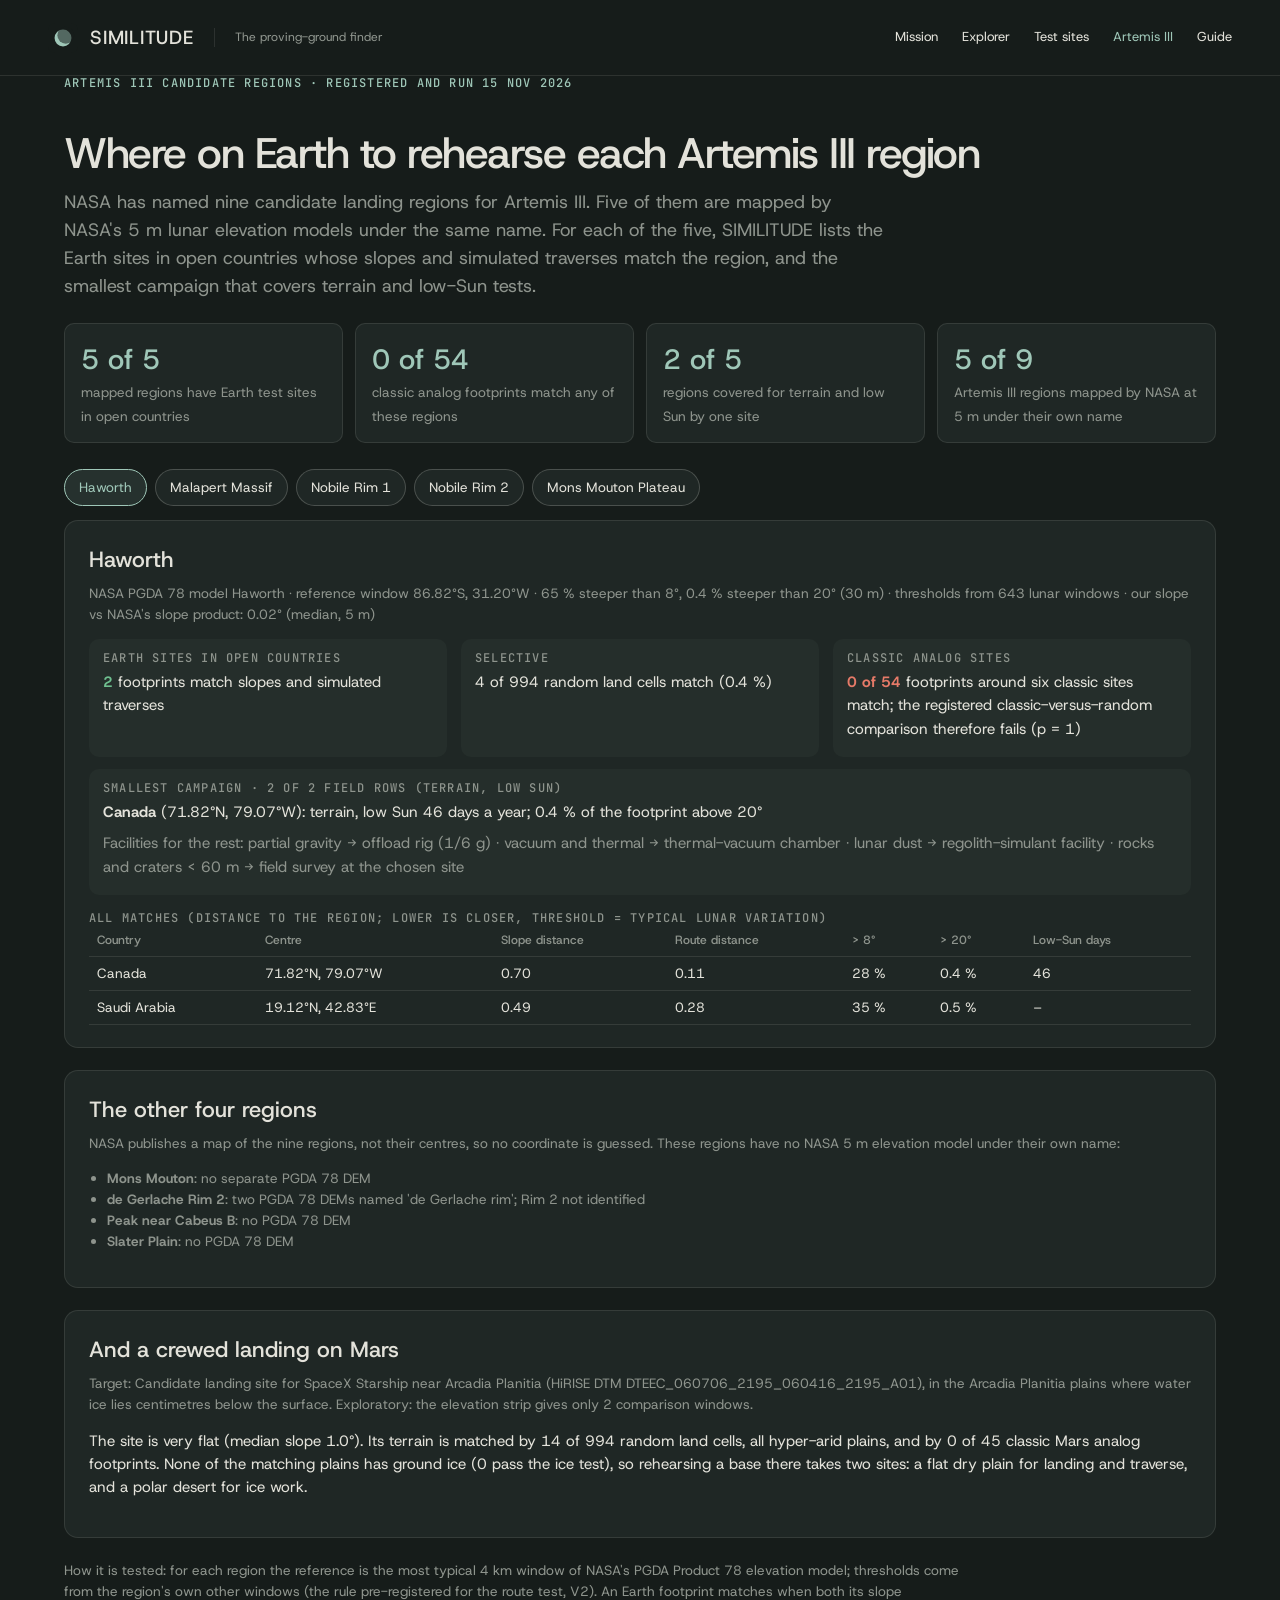
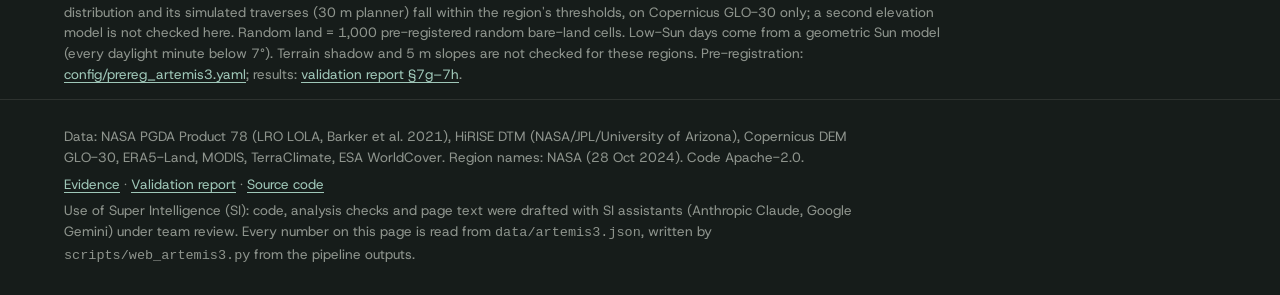
<file: web/artemis3.html>
<!doctype html>
<html lang="en" data-type="software" data-radius="soft">
<head>
<meta charset="utf-8">
<meta name="viewport" content="width=device-width, initial-scale=1">
<title>SIMILITUDE: Artemis III regions</title>
<meta name="description" content="For the Artemis III candidate regions that NASA maps at 5 m, the Earth sites in open countries that match each region's slopes and simulated traverses, and a campaign that covers terrain and low-Sun tests.">
<meta name="theme-color" content="#161c1a">
<link rel="icon" href="media/logo.svg" type="image/svg+xml">
<link rel="preconnect" href="https://fonts.googleapis.com">
<link rel="preconnect" href="https://fonts.gstatic.com" crossorigin>
<link href="https://fonts.googleapis.com/css2?family=Host+Grotesk:wght@400..700&family=JetBrains+Mono:wght@400..500&display=swap" rel="stylesheet">
<link rel="stylesheet" href="style.css">
<style>
.exp-header{height:76px;display:flex;align-items:center;justify-content:space-between;gap:24px;padding:0 48px;border-bottom:1px solid var(--line);background:var(--bg);position:sticky;top:0;z-index:1100}
.identity{display:flex;gap:20px;align-items:center;font-size:19px;font-weight:500;letter-spacing:.04em;text-decoration:none;white-space:nowrap;color:var(--text)}
.identity span{font-size:12px;letter-spacing:0;color:var(--muted);font-weight:400;border-left:1px solid var(--line);padding-left:20px}
.exp-header nav{display:flex;gap:24px;align-items:center}.exp-header nav a{font-size:13px;text-decoration:none;color:var(--text)}
.exp-header nav a[aria-current=page]{color:var(--accent)}
.identity .logo{display:block;width:30px;height:30px;margin-right:-8px;border-radius:7px}
@media(max-width:760px){.exp-header{padding:0 16px;gap:12px}.exp-header nav{gap:14px}.exp-header nav .nav-mission{display:none}.identity span{display:none}}
body{background:var(--bg);color:var(--text);font-family:var(--font-text);margin:0}
.a3 h1{font-size:var(--fs-title);letter-spacing:var(--track-title);line-height:1.1;margin:40px 0 12px;font-weight:500}
.a3 .lead{font-size:var(--fs-l);color:var(--muted);max-width:820px;margin:0 0 18px}
.a3 .facts{display:grid;grid-template-columns:repeat(auto-fit,minmax(200px,1fr));gap:12px;margin:22px 0}
.a3 .fact{background:var(--surface);border:1px solid var(--line);border-radius:var(--radius-m);padding:14px 16px}
.a3 .fact b{display:block;font-size:28px;font-weight:500;color:var(--accent)}
.a3 .fact span{font-size:var(--fs-s);color:var(--muted)}
.a3 .tabs{display:flex;flex-wrap:wrap;gap:8px;margin:26px 0 14px}
.a3 .tabs button{font:inherit;font-size:var(--fs-s);background:var(--surface);color:var(--text);border:1px solid var(--line-strong);border-radius:999px;padding:7px 14px;cursor:pointer}
.a3 .tabs button[aria-selected=true]{border-color:var(--accent);color:var(--accent);background:var(--accent-soft)}
.a3 .region{background:var(--surface);border:1px solid var(--line);border-radius:var(--radius-l);padding:22px 24px;margin-bottom:22px}
.a3 .region h2{margin:0 0 6px;font-weight:500;font-size:var(--fs-xl)}
.a3 .meta{color:var(--muted);font-size:var(--fs-s);margin:0 0 14px}
.a3 .row{display:grid;grid-template-columns:repeat(auto-fit,minmax(240px,1fr));gap:14px;margin:12px 0}
.a3 .box{background:var(--raised);border-radius:var(--radius-m);padding:12px 14px}
.a3 .box h3{margin:0 0 6px;font:500 var(--fs-xs)/1.2 var(--font-mono);letter-spacing:.1em;text-transform:uppercase;color:var(--muted)}
.a3 .box p{margin:4px 0;font-size:var(--fs-m)}
.a3 .ok{color:var(--good)}.a3 .warn{color:var(--warn)}.a3 .bad{color:var(--bad)}
.a3 .tablewrap{overflow-x:auto}
.a3 table{border-collapse:collapse;width:100%;font-size:var(--fs-s)}
.a3 th,.a3 td{text-align:left;padding:6px 8px;border-bottom:1px solid var(--line);white-space:nowrap}
.a3 th{color:var(--muted);font-weight:500}
.a3 .note{font-size:var(--fs-s);color:var(--muted);max-width:900px}
.a3 ul.plain{padding-left:18px;font-size:var(--fs-s);color:var(--muted)}
</style>
</head>
<body>
<header class="exp-header"><a class="identity" href="./"><img class="logo" src="media/logo.svg" alt="" width="30" height="30">SIMILITUDE<span>The proving-ground finder</span></a><nav aria-label="Main navigation"><a href="./" class="nav-mission">Mission</a><a href="explorer.html" class="nav-explorer-link">Explorer</a><a href="test-sites.html" class="nav-finder">Test sites</a><a href="artemis3.html" class="nav-artemis" aria-current="page">Artemis III</a><a href="guide.html" class="nav-guide">Guide</a></nav></header>

<main id="main" class="a3">
<div class="wrap shell">
  <p class="eyebrow">Artemis III candidate regions &middot; registered and run 15 Nov 2026</p>
  <h1>Where on Earth to rehearse each Artemis III region</h1>
  <p class="lead">NASA has named nine candidate landing regions for Artemis III. Five of them are mapped by NASA's 5 m lunar elevation models under the same name. For each of the five, SIMILITUDE lists the Earth sites in open countries whose slopes and simulated traverses match the region, and the smallest campaign that covers terrain and low-Sun tests.</p>
  <div class="facts" id="facts" aria-live="polite"></div>
  <div class="tabs" role="tablist" id="tabs"></div>
  <div id="regions"></div>

  <section class="region" aria-labelledby="notrun-h">
    <h2 id="notrun-h">The other four regions</h2>
    <p class="meta">NASA publishes a map of the nine regions, not their centres, so no coordinate is guessed. These regions have no NASA 5 m elevation model under their own name:</p>
    <ul class="plain" id="notrun"></ul>
  </section>

  <section class="region" aria-labelledby="mars-h">
    <h2 id="mars-h">And a crewed landing on Mars</h2>
    <div id="mars"></div>
  </section>

  <p class="note">How it is tested: for each region the reference is the most typical 4 km window of NASA's PGDA Product 78 elevation model; thresholds come from the region's own other windows (the rule pre-registered for the route test, V2). An Earth footprint matches when both its slope distribution and its simulated traverses (30 m planner) fall within the region's thresholds, on Copernicus GLO-30 only; a second elevation model is not checked here. Random land = 1,000 pre-registered random bare-land cells. Low-Sun days come from a geometric Sun model (every daylight minute below 7&deg;). Terrain shadow and 5 m slopes are not checked for these regions. Pre-registration: <a href="https://github.com/Johnlrr/nasa-earth-analog/blob/main/config/prereg_artemis3.yaml">config/prereg_artemis3.yaml</a>; results: <a href="https://github.com/Johnlrr/nasa-earth-analog/blob/main/docs/validation_report.md">validation report &sect;7g&ndash;7h</a>.</p>
</div>
</main>

<footer class="site-footer">
  <div class="wrap shell">
    <p class="data-line">Data: NASA PGDA Product 78 (LRO LOLA, Barker et al. 2021), HiRISE DTM (NASA/JPL/University of Arizona), Copernicus DEM GLO-30, ERA5-Land, MODIS, TerraClimate, ESA WorldCover. Region names: NASA (28 Oct 2024). Code Apache-2.0.</p>
    <p class="data-line"><a href="evidence.html">Evidence</a> &middot; <a href="https://github.com/Johnlrr/nasa-earth-analog/blob/main/docs/validation_report.md">Validation report</a> &middot; <a href="https://github.com/Johnlrr/nasa-earth-analog">Source code</a></p>
    <p class="data-line">Use of Super Intelligence (SI): code, analysis checks and page text were drafted with SI assistants (Anthropic Claude, Google Gemini) under team review. Every number on this page is read from <code>data/artemis3.json</code>, written by <code>scripts/web_artemis3.py</code> from the pipeline outputs.</p>
  </div>
</footer>

<script>
(function () {
  const esc = s => String(s).replace(/[&<>"']/g, c => ({'&': '&amp;', '<': '&lt;', '>': '&gt;', '"': '&quot;', "'": '&#39;'}[c]));
  const pct = (x, d = 0) => (100 * x).toFixed(d) + ' %';
  const ll = (la, lo) => `${Math.abs(la).toFixed(2)}&deg;${la >= 0 ? 'N' : 'S'}, ${Math.abs(lo).toFixed(2)}&deg;${lo >= 0 ? 'E' : 'W'}`;
  const NICE = {mons_mouton: 'Mons Mouton', de_gerlache_rim_2: 'de Gerlache Rim 2', peak_near_cabeus_b: 'Peak near Cabeus B', slater_plain: 'Slater Plain'};

  function card(r) {
    const c = r.campaign;
    const sites = c.sites.map(s => `<p><b>${esc(s.country)}</b> (${ll(s.lat, s.lon)}): terrain${s.window > 0 ? `, low Sun ${s.window} days a year` : ''}; ${pct(s.frac_gt20, 1)} of the footprint above 20&deg;</p>`).join('');
    const miss = c.uncovered.length ? `<p class="warn">Not covered by a matching site: ${c.uncovered.map(u => u === 'low_sun' ? 'low Sun (needs a second, high-latitude site or a lighting facility)' : esc(u)).join(', ')}.</p>` : '';
    const rows = r.open_matches.map(m => `<tr><td>${esc(m.country)}</td><td>${ll(m.lat, m.lon)}</td><td>${m.D_slope.toFixed(2)}</td><td>${m.D_route.toFixed(2)}</td><td>${pct(m.frac_gt8)}</td><td>${pct(m.frac_gt20, 1)}</td><td>${m.low_sun_window_days || '&ndash;'}</td></tr>`).join('');
    return `<section class="region" role="tabpanel" id="p-${esc(r.id)}" aria-labelledby="t-${esc(r.id)}" hidden>
      <h2>${esc(r.name)}</h2>
      <p class="meta">NASA PGDA 78 model ${esc(r.pgda)} &middot; reference window ${ll(r.ref.lat, r.ref.lon)} &middot; ${pct(r.ref.frac_gt8)} steeper than 8&deg;, ${pct(r.ref.frac_gt20, 1)} steeper than 20&deg; (30 m) &middot; thresholds from ${r.n_neighbours} lunar windows &middot; our slope vs NASA's slope product: ${r.nasa_slope_diff.toFixed(2)}&deg; (median, 5 m)</p>
      <div class="row">
        <div class="box"><h3>Earth sites in open countries</h3><p><b class="ok">${r.open_matches.length}</b> footprints match slopes and simulated traverses</p></div>
        <div class="box"><h3>Selective</h3><p>${r.null[0]} of ${r.null[1]} random land cells match (${pct(r.null[0] / r.null[1], 1)})</p></div>
        <div class="box"><h3>Classic analog sites</h3><p><b class="bad">${r.classic[0]} of ${r.classic[1]}</b> footprints around six classic sites match; the registered classic-versus-random comparison therefore fails (p = 1)</p></div>
      </div>
      <div class="box"><h3>Smallest campaign &middot; ${c.field_rows_covered} of ${c.field_rows_total} field rows (terrain, low Sun)</h3>${sites}${miss}<p class="meta" style="margin-top:8px">Facilities for the rest: ${Object.entries(c.facilities).map(([k, v]) => `${esc(k)} &rarr; ${esc(v)}`).join(' &middot; ')}</p></div>
      <h3 class="panel-title" style="margin-top:16px">All matches (distance to the region; lower is closer, threshold = typical lunar variation)</h3>
      <div class="tablewrap"><table><thead><tr><th>Country</th><th>Centre</th><th>Slope distance</th><th>Route distance</th><th>&gt; 8&deg;</th><th>&gt; 20&deg;</th><th>Low-Sun days</th></tr></thead><tbody>${rows}</tbody></table></div>
    </section>`;
  }

  function select(id) {
    document.querySelectorAll('#tabs button').forEach(b => b.setAttribute('aria-selected', String(b.dataset.id === id)));
    document.querySelectorAll('#regions .region').forEach(p => { p.hidden = p.id !== 'p-' + id; });
  }

  fetch('data/artemis3.json').then(r => r.json()).then(d => {
    const R = d.regions;
    const withSites = R.filter(r => r.open_matches.length > 0).length;
    const classicHits = R.reduce((a, r) => a + r.classic[0], 0);
    const full = R.filter(r => r.campaign.field_rows_covered === r.campaign.field_rows_total).length;
    document.getElementById('facts').innerHTML =
      `<div class="fact"><b>${withSites} of ${R.length}</b><span>mapped regions have Earth test sites in open countries</span></div>` +
      (classicHits === 0 ? `<div class="fact"><b>0 of ${R[0].classic[1]}</b><span>classic analog footprints match any of these regions</span></div>` : `<div class="fact"><b>${classicHits}</b><span>classic-footprint matches over the ${R.length} regions</span></div>`) +
      `<div class="fact"><b>${full} of ${R.length}</b><span>regions covered for terrain and low Sun by one site</span></div>` +
      `<div class="fact"><b>${R.length} of 9</b><span>Artemis III regions mapped by NASA at 5 m under their own name</span></div>`;
    document.getElementById('tabs').innerHTML = R.map(r => `<button type="button" role="tab" id="t-${esc(r.id)}" data-id="${esc(r.id)}" aria-controls="p-${esc(r.id)}">${esc(r.name)}</button>`).join('');
    document.getElementById('regions').innerHTML = R.map(card).join('');
    document.querySelectorAll('#tabs button').forEach(b => b.addEventListener('click', () => select(b.dataset.id)));
    select(R[0].id);
    document.getElementById('notrun').innerHTML = Object.entries(d.not_run).map(([k, v]) => `<li><b>${esc(NICE[k] || k)}</b>: ${esc(v)}</li>`).join('');
    const m = d.mars_base;
    document.getElementById('mars').innerHTML =
      `<p class="meta">Target: ${esc(m.target.name)} (HiRISE DTM ${esc(m.target.dtm.replace('.IMG', ''))}), in the Arcadia Planitia plains where water ice lies centimetres below the surface. Exploratory: the elevation strip gives only ${m.n_neighbours} comparison windows.</p>` +
      `<p>The site is very flat (median slope ${m.target.slope_p50.toFixed(1)}&deg;). Its terrain is matched by ${m.null_terrain[0]} of ${m.null_terrain[1]} random land cells, all hyper-arid plains, and by ${m.classic_terrain[0]} of ${m.classic_terrain[1]} classic Mars analog footprints. None of the matching plains has ground ice (${m.null_terrain_and_x1} pass the ice test), so rehearsing a base there takes two sites: a flat dry plain for landing and traverse, and a polar desert for ice work.</p>`;
  }).catch(e => {
    document.getElementById('regions').innerHTML = '<p class="bad">Could not load data/artemis3.json.</p>';
    console.error(e);
  });
})();
</script>
</body>
</html>
</file>
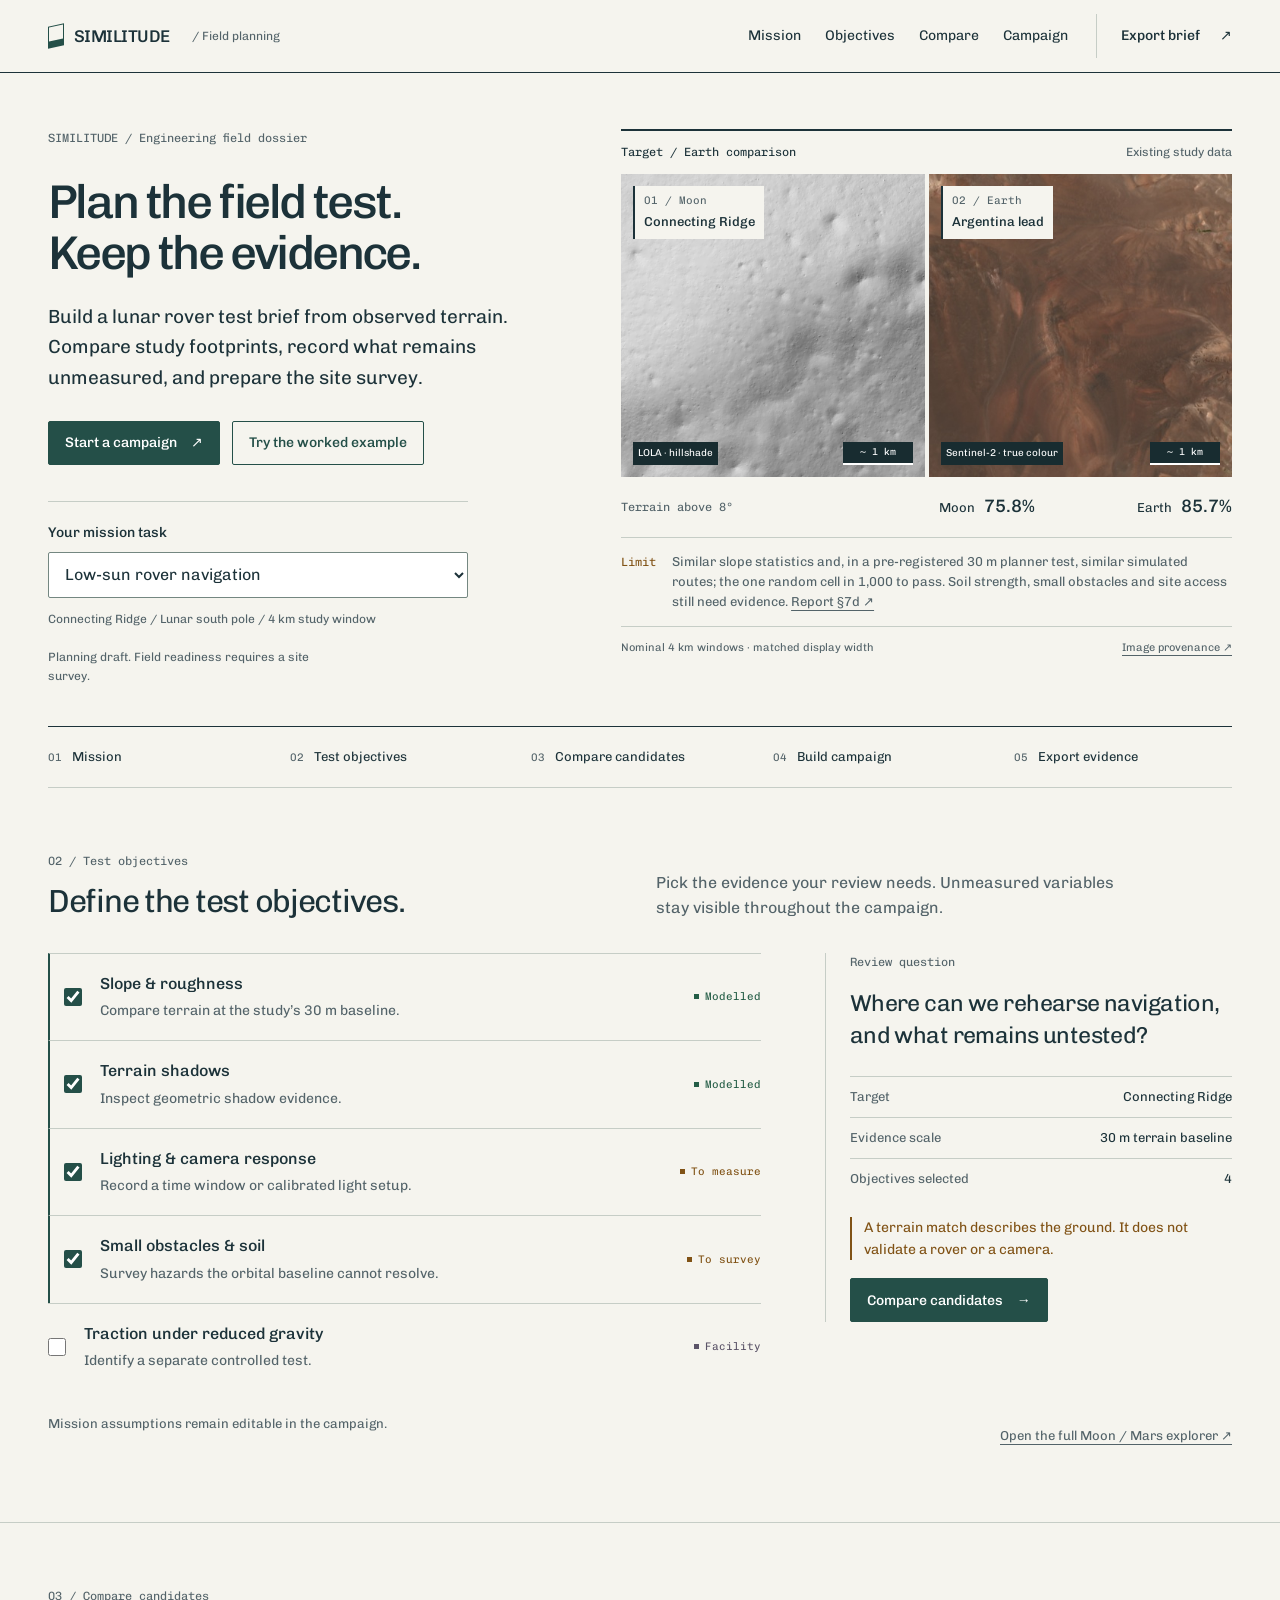
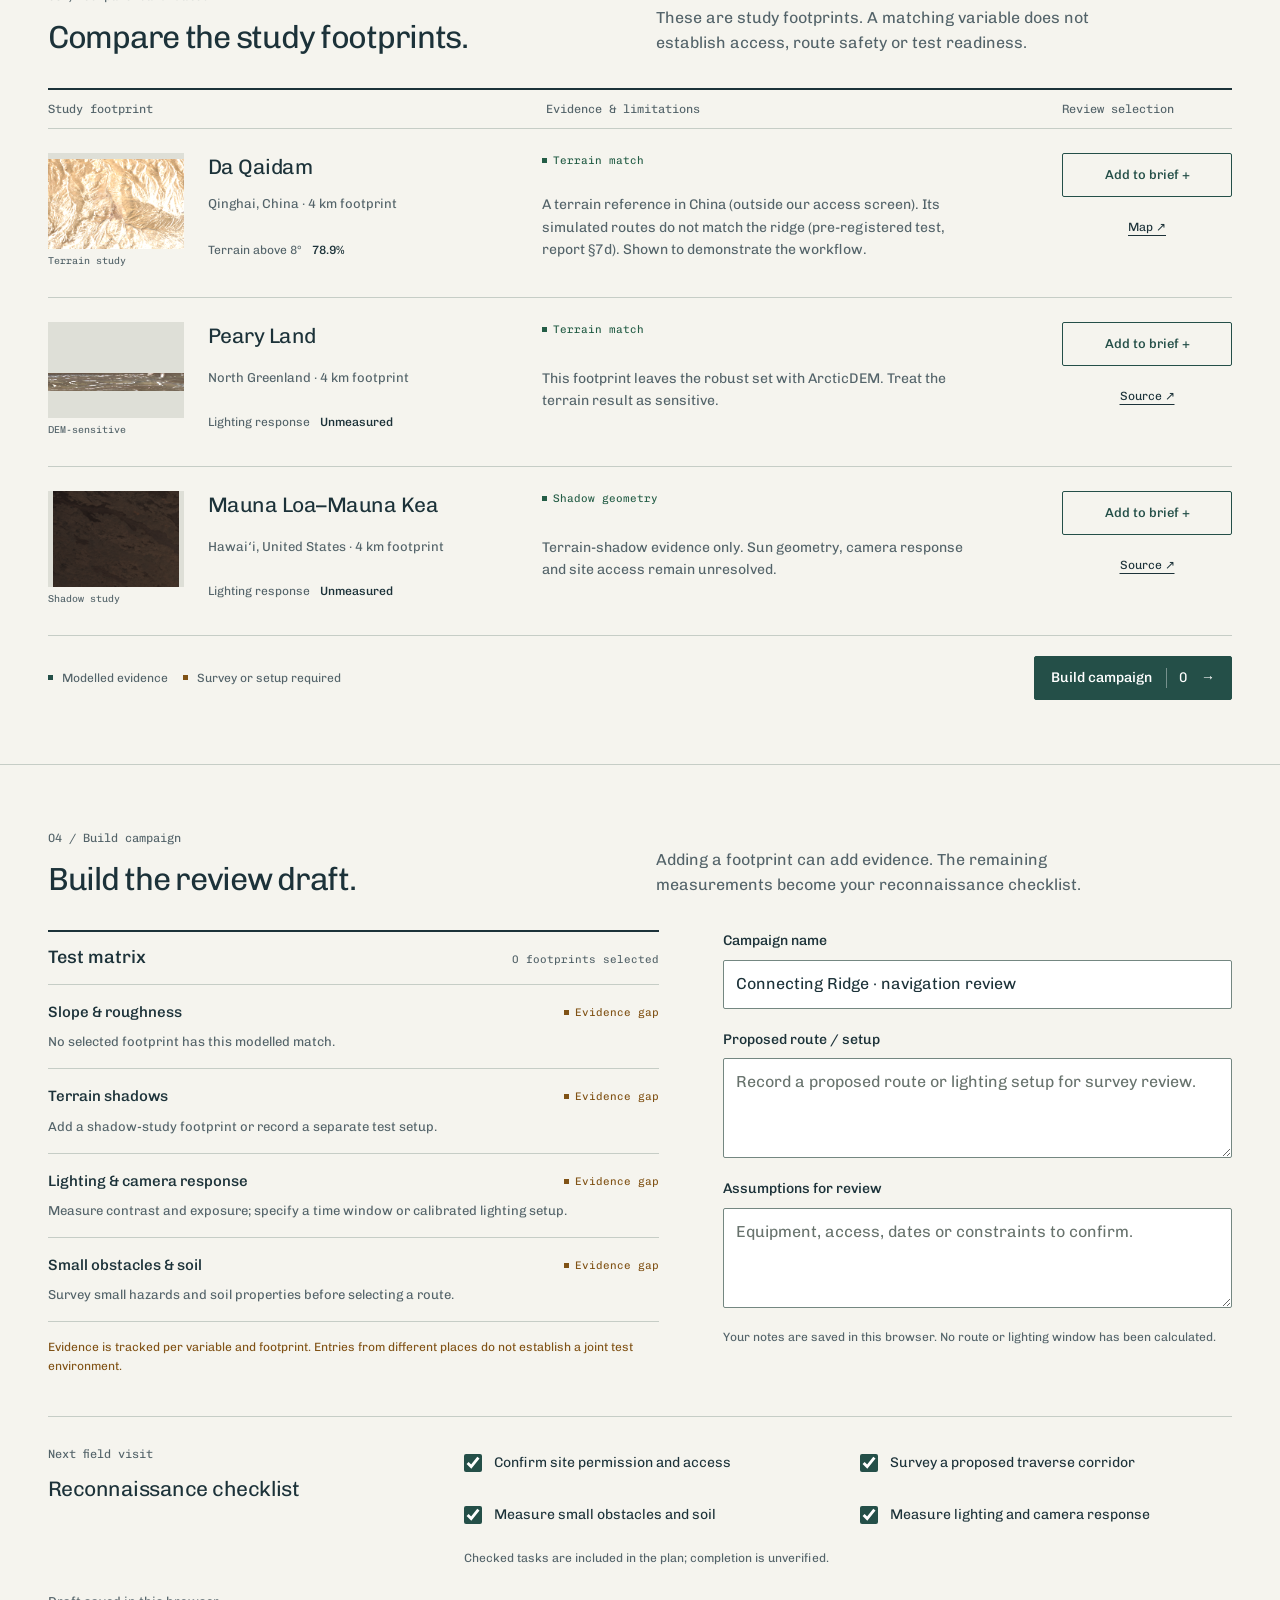
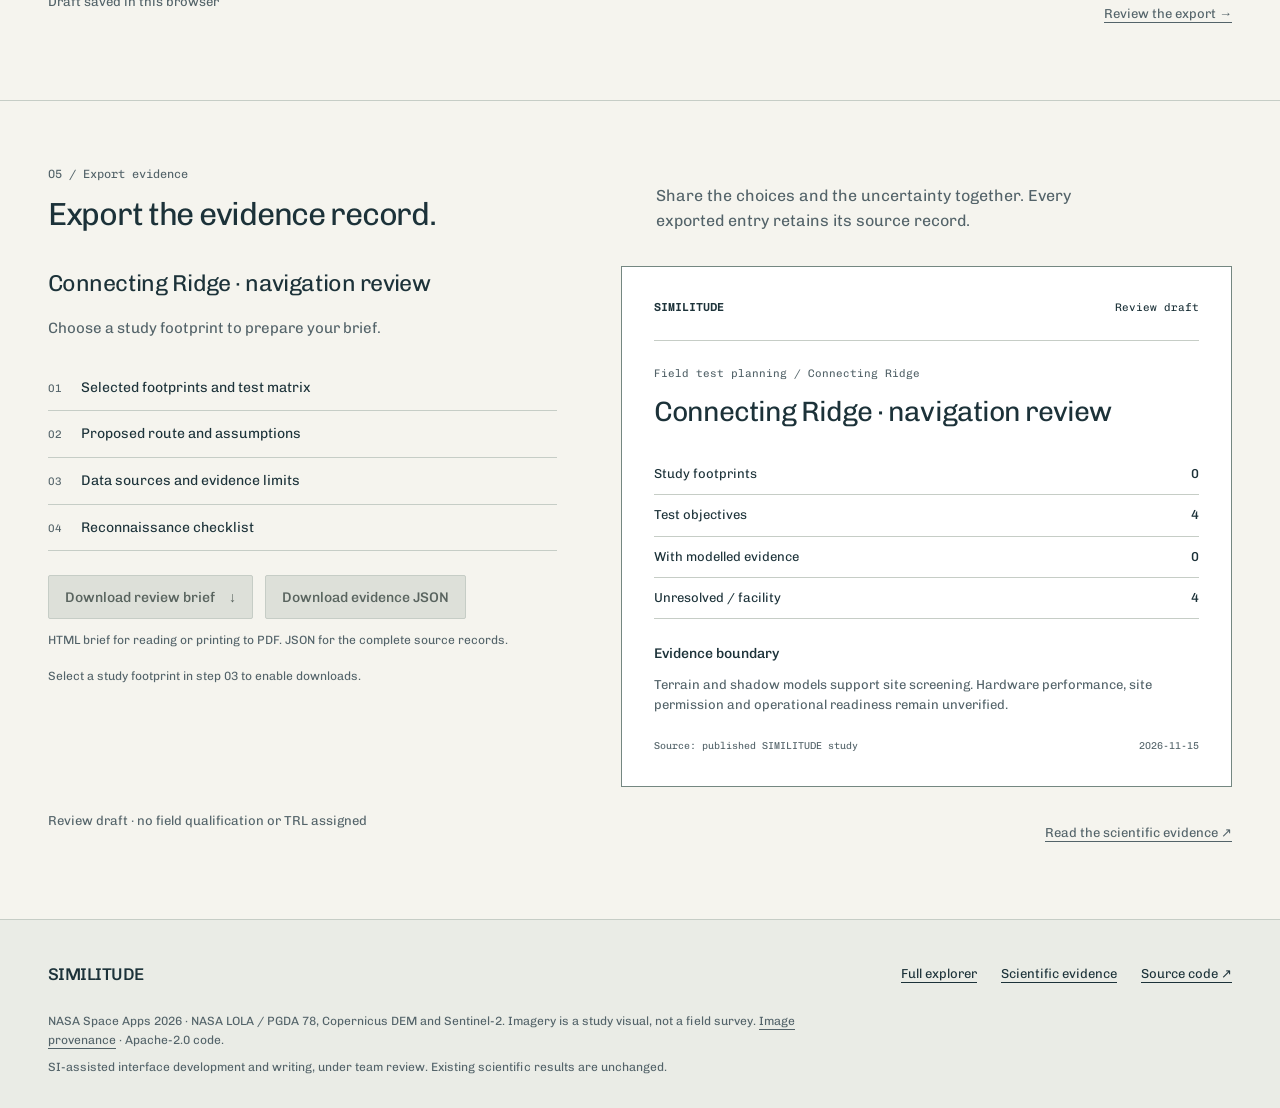
<file: web/campaign.html>
<!doctype html>
<html lang="en" data-type="software" data-radius="soft" data-buttons="solid">
<head>
<meta charset="utf-8"><meta name="viewport" content="width=device-width, initial-scale=1">
<title>SIMILITUDE — Planetary test planning for engineers</title>
<meta name="description" content="Build a reviewable Earth test campaign from lunar terrain evidence. Compare footprints, record test objectives and export the remaining survey work.">
<meta name="page-type" content="software"><meta name="site-kind" content="software"><meta name="theme-color" content="#f5f4ee">
<meta property="og:title" content="SIMILITUDE — Planetary test planning"><meta property="og:description" content="From a mission question to a reviewable test brief."><meta property="og:type" content="website"><meta property="og:image" content="media/share.jpg"><meta name="twitter:card" content="summary_large_image">
<!-- Canonical URL supplied by deployment. -->
<link rel="icon" href="media/favicon.svg" type="image/svg+xml">
<link rel="stylesheet" href="campaign.css">
</head>
<body>
<!-- Field dossier: content-led sections, source imagery, evidence states and review notes. -->
<header class="nav nav--centre"><div class="wrap nav-inner">
<a class="skip-link" href="#mission">Skip to mission</a>
<a class="brand" href="#mission"><span class="brand-symbol" aria-hidden="true"></span> SIMILITUDE<span class="brand-detail">/ Field planning</span></a>
<nav class="desktop-nav" aria-label="Workflow"><a href="#mission">Mission</a><a href="#objectives">Objectives</a><a href="#compare">Compare</a><a href="#campaign">Campaign</a></nav>
<a class="nav-export" href="#evidence">Export brief <span aria-hidden="true">↗</span></a><button class="menu-toggle btn btn--secondary" type="button" aria-expanded="false" aria-controls="mobile-nav">Menu</button>
</div><nav id="mobile-nav" class="mobile-nav" aria-label="Mobile workflow" hidden><a href="#mission">01 Mission</a><a href="#objectives">02 Test objectives</a><a href="#compare">03 Compare candidates</a><a href="#campaign">04 Build campaign</a><a href="#evidence">05 Export evidence</a></nav></header>
<main>
<section class="hero" id="mission" aria-labelledby="hero-title"><div class="wrap hero-layout">
<div class="hero-text"><p class="eyebrow">SIMILITUDE / Engineering field dossier</p><h1 id="hero-title">Plan the field test.<br>Keep the evidence.</h1>
<p class="hero__lead">Build a lunar rover test brief from observed terrain. Compare study footprints, record what remains unmeasured, and prepare the site survey.</p>
<div class="hero-actions"><a class="btn btn--primary" href="#objectives">Start a campaign <span aria-hidden="true">↗</span></a><button type="button" class="btn btn--secondary" id="guided-demo">Try the worked example</button></div>
<div class="mission-picker"><label for="mission-task">Your mission task</label><select id="mission-task"><option value="navigation">Low-sun rover navigation</option><option value="terrain">Terrain traverse rehearsal</option></select><p>Connecting Ridge / Lunar south pole / 4 km study window</p></div><p class="hero-footnote">Planning draft. Field readiness requires a site survey.</p></div>
<div class="hero-visual">
<div class="window-bar"><span class="mono">Target / Earth comparison</span><span class="live-label">Existing study data</span></div>
<div class="terrain-pair">
<figure class="terrain-frame"><div class="image-heading"><span>01 / Moon</span><strong>Connecting Ridge</strong></div><img src="media/connecting-ridge-4km.png" width="800" height="800" alt="Hillshade of the central four-kilometre Connecting Ridge footprint from NASA LOLA elevation data" data-source="client" data-subject="Connecting Ridge LOLA hillshade"><div class="image-bottom"><span>LOLA · hillshade</span><span class="scale-bar">~ 1 km</span></div></figure>
<figure class="terrain-frame"><div class="image-heading"><span>02 / Earth</span><strong>Argentina lead</strong></div><img src="figures/leads/E10K_-355_-671_s2.jpg" width="400" height="400" alt="Sentinel-2 true colour of the four-kilometre Argentina lead footprint (-28.79, -69.63)" data-source="client" data-subject="Argentina lead Sentinel-2 footprint"><div class="image-bottom"><span>Sentinel-2 · true colour</span><span class="scale-bar">~ 1 km</span></div></figure>
</div>
<div class="hero-reading"><span class="mono">Terrain above 8°</span><div><span>Moon <b id="hero-moon">—</b></span><span>Earth <b id="hero-earth">—</b></span></div><div class="paired-bars" aria-hidden="true"><i id="hero-moon-bar"></i><i id="hero-earth-bar"></i></div></div>
<div class="evidence-note"><strong class="note-icon">Limit</strong><p>Similar slope statistics and, in a pre-registered 30 m planner test, similar simulated routes; the one random cell in 1,000 to pass. Soil strength, small obstacles and site access still need evidence. <a class="link" href="https://github.com/Johnlrr/nasa-earth-analog/blob/main/docs/validation_report.md#7d-does-a-slope-match-reproduce-the-ridges-traverse-outcomes-v1-pre-registered">Report §7d ↗</a></p></div>
<div class="window-footer"><span>Nominal 4 km windows · matched display width</span><a href="media/provenance.json" class="link">Image provenance ↗</a></div></div>
<ol class="journey" aria-label="Five-stage workflow"><li class="current"><span>01</span> Mission</li><li><span>02</span> Test objectives</li><li><span>03</span> Compare candidates</li><li><span>04</span> Build campaign</li><li><span>05</span> Export evidence</li></ol>
</div></section>
<section id="objectives" class="section objectives-section" aria-labelledby="objectives-title"><div class="wrap">
<div class="section-head"><div><span class="step-label">02 / Test objectives</span><h2 id="objectives-title">Define the test objectives.</h2></div><p>Pick the evidence your review needs. Unmeasured variables stay visible throughout the campaign.</p></div>
<div class="objectives-layout"><fieldset class="objective-list"><legend class="sr-only">Include these test objectives</legend>
<label class="objective-row"><input type="checkbox" value="terrain" checked><span><strong>Slope &amp; roughness</strong><small>Compare terrain at the study’s 30 m baseline.</small></span><span class="state-label observed">Modelled</span></label>
<label class="objective-row"><input type="checkbox" value="shadow" checked><span><strong>Terrain shadows</strong><small>Inspect geometric shadow evidence.</small></span><span class="state-label observed">Modelled</span></label>
<label class="objective-row"><input type="checkbox" value="lighting" checked><span><strong>Lighting &amp; camera response</strong><small>Record a time window or calibrated light setup.</small></span><span class="state-label pending">To measure</span></label>
<label class="objective-row"><input type="checkbox" value="obstacles" checked><span><strong>Small obstacles &amp; soil</strong><small>Survey hazards the orbital baseline cannot resolve.</small></span><span class="state-label pending">To survey</span></label>
<label class="objective-row"><input type="checkbox" value="gravity"><span><strong>Traction under reduced gravity</strong><small>Identify a separate controlled test.</small></span><span class="state-label facility">Facility</span></label>
</fieldset><aside class="objective-brief"><p class="mono">Review question</p><h3 id="task-question">Where can we rehearse navigation, and what remains untested?</h3><div class="scope-row"><span>Target</span><strong>Connecting Ridge</strong></div><div class="scope-row"><span>Evidence scale</span><strong>30 m terrain baseline</strong></div><div class="scope-row"><span>Objectives selected</span><strong id="objective-count">4</strong></div><p class="inline-limit">A terrain match describes the ground. It does not validate a rover or a camera.</p><a href="#compare" class="btn btn--primary">Compare candidates <span aria-hidden="true">→</span></a></aside></div>
<div class="section-end"><span>Mission assumptions remain editable in the campaign.</span><a class="link" href="explorer.html">Open the full Moon / Mars explorer ↗</a></div>
</div></section>
<section id="compare" class="section compare-section" aria-labelledby="compare-title"><div class="wrap">
<div class="section-head"><div><span class="step-label">03 / Compare candidates</span><h2 id="compare-title">Compare the study footprints.</h2></div><p>These are study footprints. A matching variable does not establish access, route safety or test readiness.</p></div>
<div id="load-status" role="status" class="load-status">Loading published study records…</div><div class="comparison-labels" aria-hidden="true"><span>Study footprint</span><span>Evidence &amp; limitations</span><span>Review selection</span></div><div id="candidate-grid" class="candidate-grid" aria-label="Candidate comparison" aria-busy="true"></div>
<div class="comparison-bottom"><p><span class="key-dot blue"></span> Modelled evidence <span class="key-dot amber"></span> Survey or setup required</p><a href="#campaign" class="btn btn--primary">Build campaign <span id="selection-count">0</span> <span aria-hidden="true">→</span></a></div>
</div></section>
<section id="campaign" class="section campaign-section" aria-labelledby="campaign-title"><div class="wrap">
<div class="section-head"><div><span class="step-label">04 / Build campaign</span><h2 id="campaign-title">Build the review draft.</h2></div><p>Adding a footprint can add evidence. The remaining measurements become your reconnaissance checklist.</p></div>
<div class="campaign-layout"><div class="matrix-panel"><div class="panel-top"><h3>Test matrix</h3><span id="campaign-sites-label" class="mono">No footprints selected</span></div><div id="test-matrix" class="test-matrix"></div><p class="matrix-note">Evidence is tracked per variable and footprint. Entries from different places do not establish a joint test environment.</p></div>
<div class="planning-panel"><label for="campaign-name">Campaign name</label><input id="campaign-name" maxlength="100" value="Connecting Ridge · navigation review"><label for="route-notes">Proposed route / setup</label><textarea id="route-notes" rows="3" maxlength="2000" placeholder="Record a proposed route or lighting setup for survey review."></textarea><label for="assumptions">Assumptions for review</label><textarea id="assumptions" rows="2" maxlength="2000" placeholder="Equipment, access, dates or constraints to confirm."></textarea><p class="field-note">Your notes are saved in this browser. No route or lighting window has been calculated.</p></div></div>
<div class="survey-strip"><div><span class="mono">Next field visit</span><h3>Reconnaissance checklist</h3></div><div id="survey-checklist" class="survey-checklist"></div></div>
<div class="section-end"><span id="draft-state" role="status">Draft saved locally</span><a href="#evidence" class="link">Review the export →</a></div>
</div></section>
<section id="evidence" class="section evidence-section" aria-labelledby="evidence-title"><div class="wrap">
<div class="section-head"><div><span class="step-label">05 / Export evidence</span><h2 id="evidence-title" >Export the evidence record.</h2></div><p>Share the choices and the uncertainty together. Every exported entry retains its source record.</p></div>
<div class="export-layout"><div class="export-copy"><h3 id="export-title">Connecting Ridge · navigation review</h3><p id="export-summary">Choose a study footprint to prepare your brief.</p><ul class="export-contents"><li><span>01</span> Selected footprints and test matrix</li><li><span>02</span> Proposed route and assumptions</li><li><span>03</span> Data sources and evidence limits</li><li><span>04</span> Reconnaissance checklist</li></ul><div class="export-actions"><button type="button" id="download-brief" class="btn btn--primary" disabled>Download review brief <span aria-hidden="true">↓</span></button><button type="button" id="download-data" class="btn btn--secondary" disabled>Download evidence JSON</button></div><p class="field-note">HTML brief for reading or printing to PDF. JSON for the complete source records.</p><p id="export-status" role="status"></p><p id="export-hint" class="field-note">Select at least one footprint and one objective to enable downloads.</p></div>
<div class="document-preview" aria-label="Live review brief preview"><div class="paper-top"><strong>SIMILITUDE</strong><span>Review draft</span></div><p class="mono">Field test planning / Connecting Ridge</p><h3 id="paper-title">Navigation campaign</h3><div id="paper-summary"></div><div class="paper-rule"></div><h4>Evidence boundary</h4><p>Terrain and shadow models support site screening. Hardware performance, site permission and operational readiness remain unverified.</p><div class="paper-foot"><span>Source: published SIMILITUDE study</span><span id="paper-date"></span></div></div></div>
<div class="section-end"><span>Review draft · no field qualification or TRL assigned</span><a href="evidence.html" class="link">Read the scientific evidence ↗</a></div>
</div></section>
</main>
<footer class="site-footer"><div class="wrap"><div class="footer-top"><a class="brand" href="#mission">SIMILITUDE</a><nav aria-label="Resources"><a href="explorer.html">Full explorer</a><a href="evidence.html">Scientific evidence</a><a href="https://github.com/Johnlrr/nasa-earth-analog">Source code ↗</a></nav></div><p>NASA Space Apps 2026 · NASA LOLA / PGDA 78, Copernicus DEM and Sentinel-2. Imagery is a study visual, not a field survey. <a href="media/provenance.json">Image provenance</a> · Apache-2.0 code.</p><p>SI-assisted interface development and writing, under team review. Existing scientific results are unchanged.</p></div></footer>
<noscript><p class="noscript">The campaign builder requires JavaScript. <a href="evidence.html">Read the existing evidence report.</a></p></noscript>
<script src="campaign.js" defer></script>
</body></html>
</file>
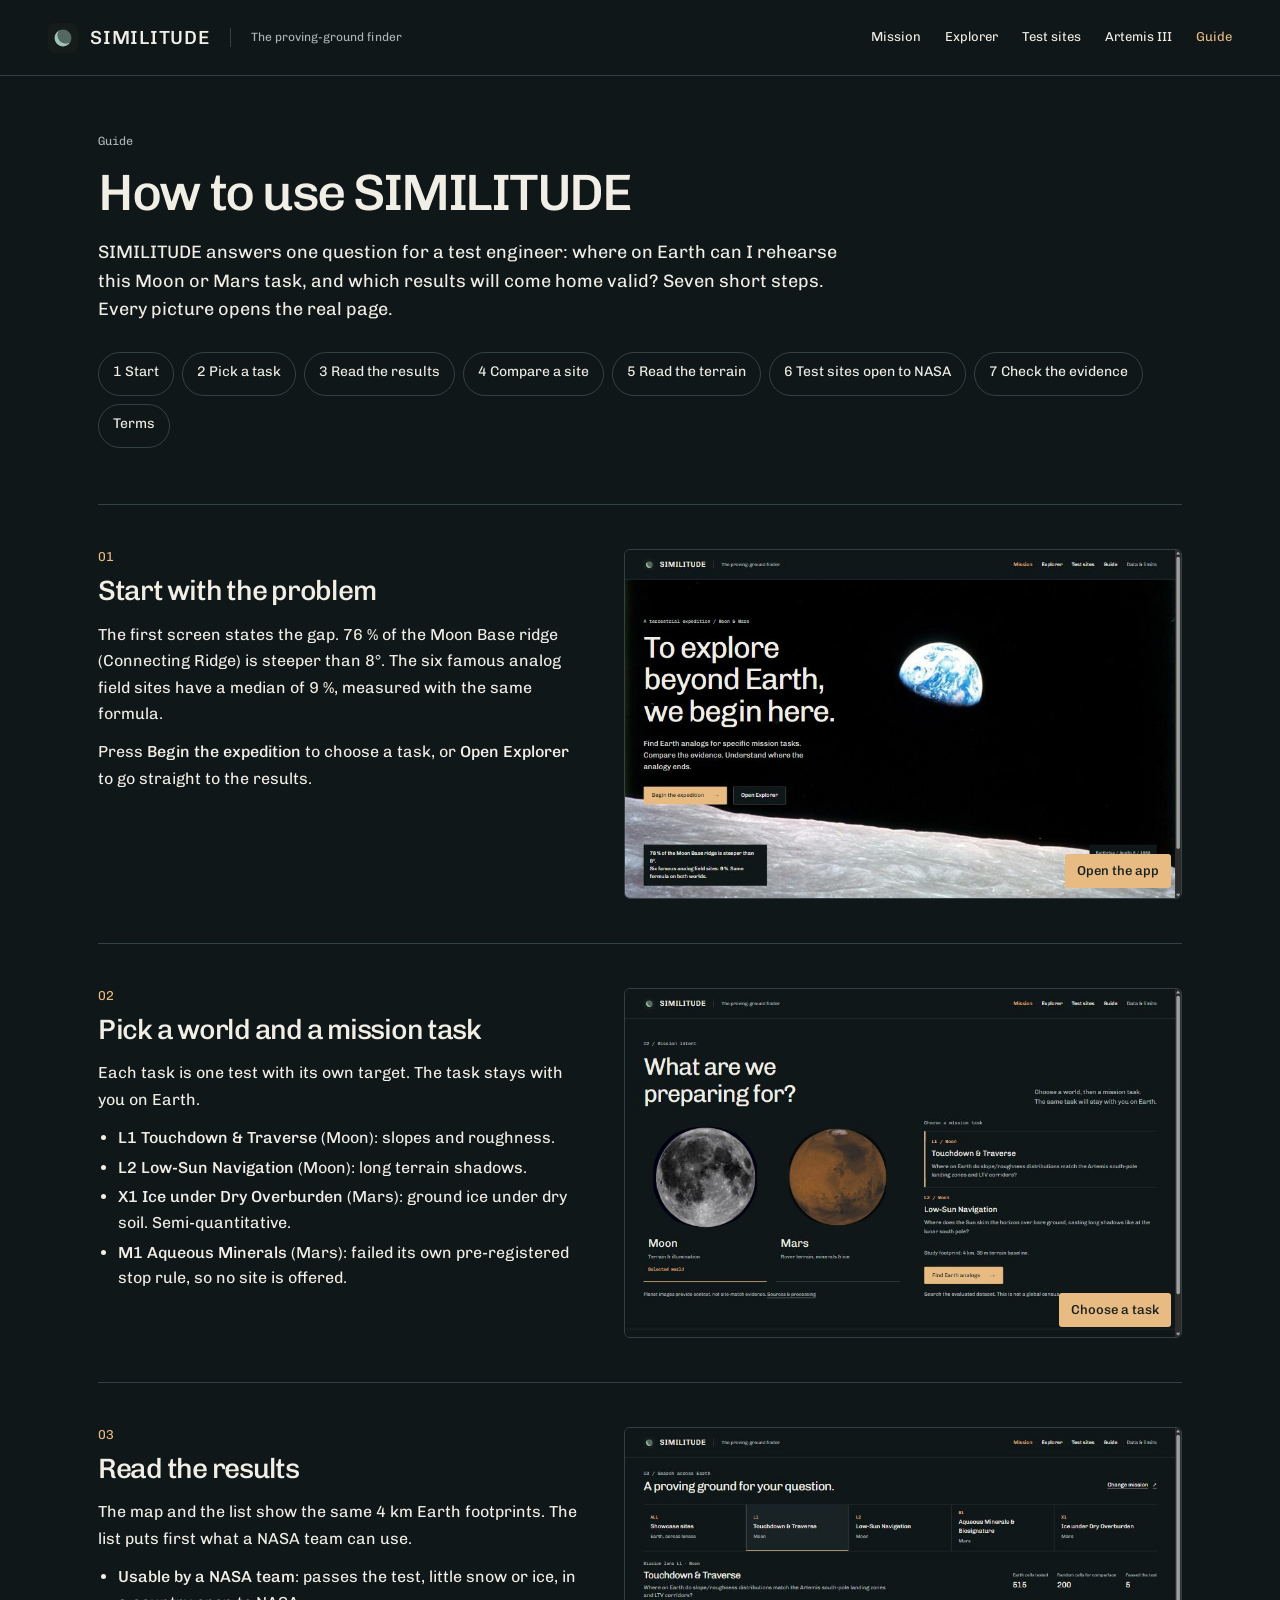
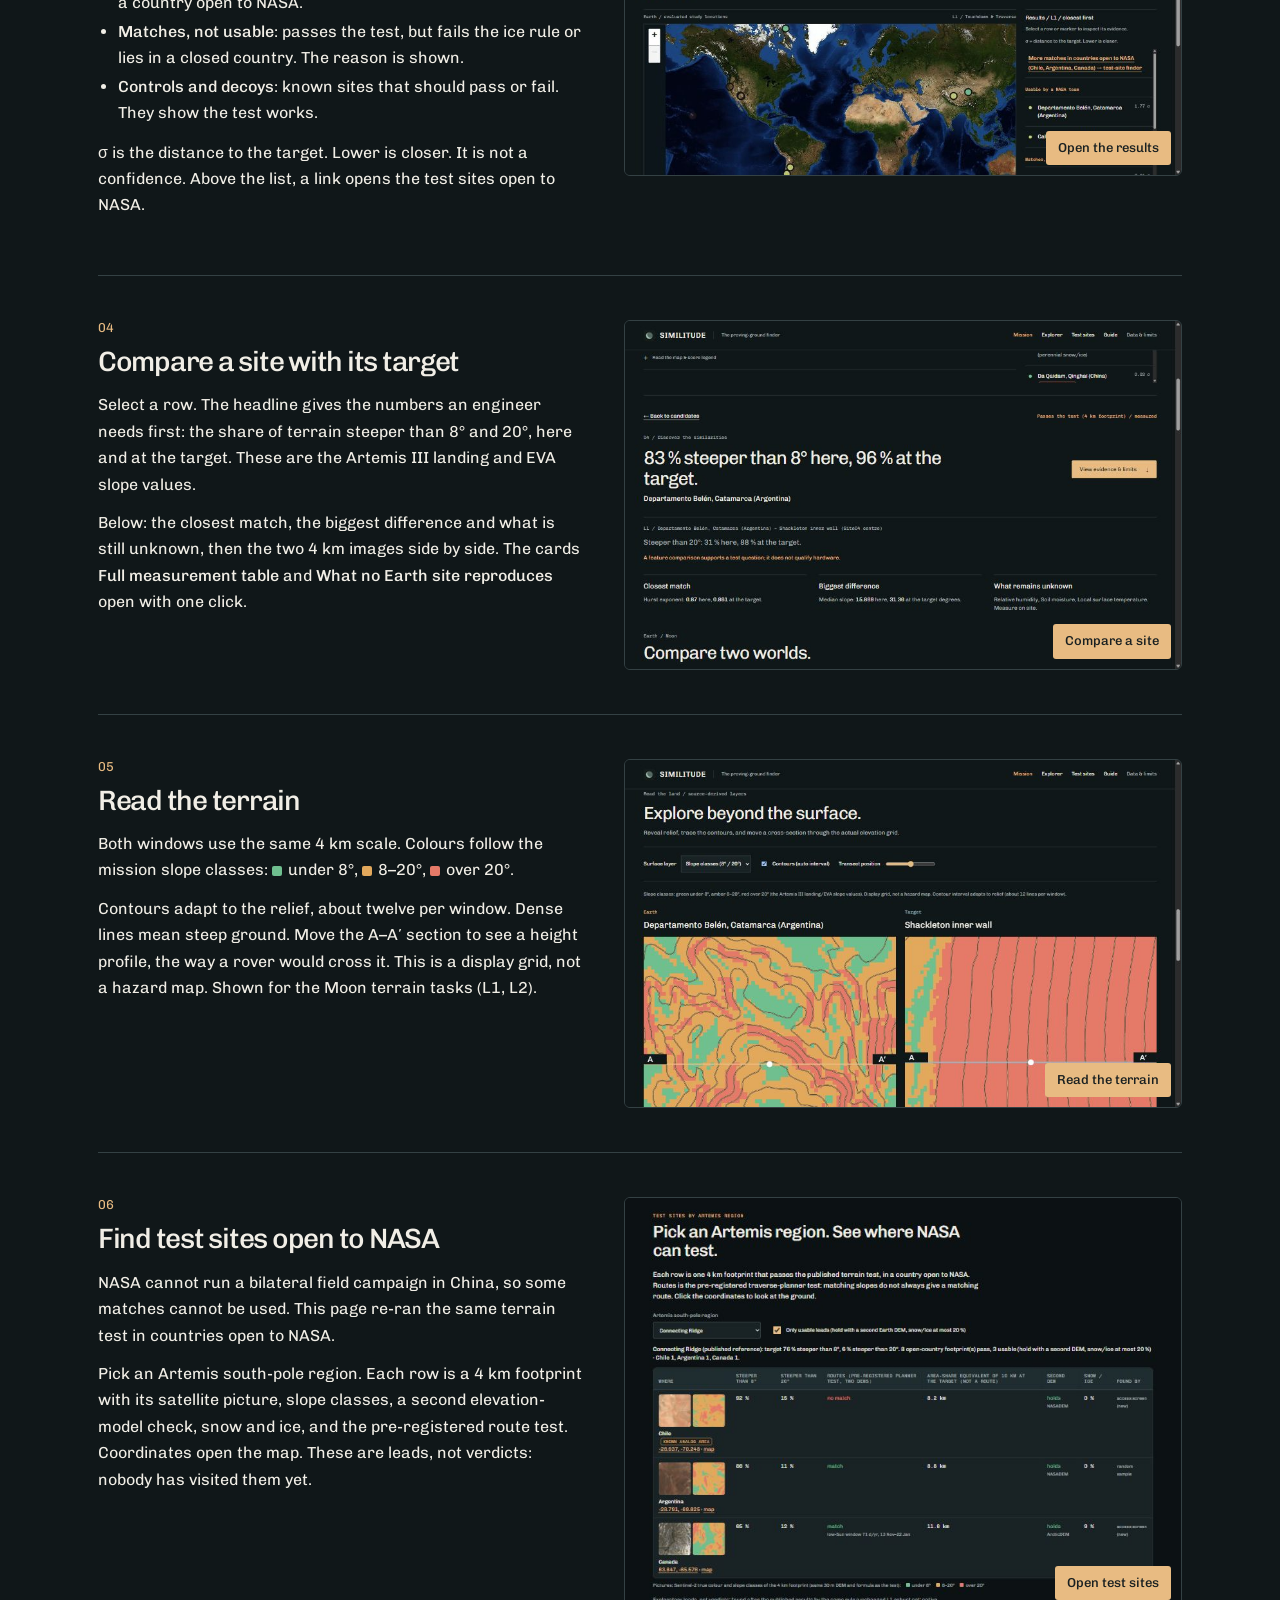
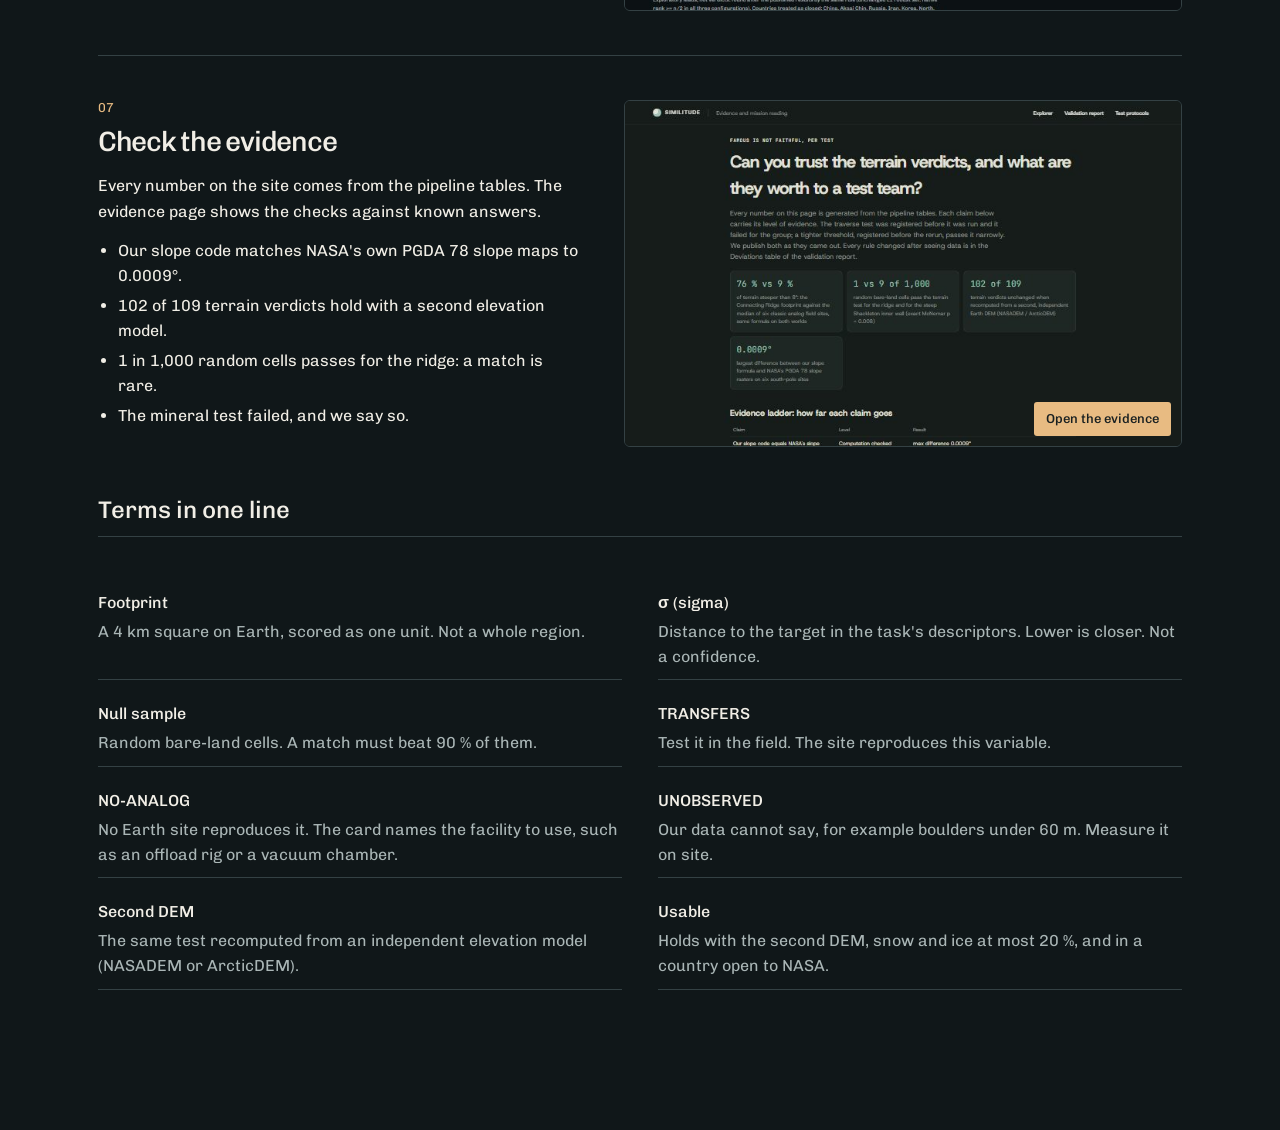
<file: web/guide.html>
<!doctype html>
<html lang="en">
<head>
<meta charset="utf-8">
<meta name="viewport" content="width=device-width, initial-scale=1">
<title>SIMILITUDE | Guide</title>
<meta name="description" content="How to use SIMILITUDE: pick a mission task, read the results, compare a site with its Moon or Mars target, find test sites open to NASA, check the evidence.">
<link rel="icon" href="media/logo.svg" type="image/svg+xml">
<link rel="stylesheet" href="expedition.css">
<style>
.guide{max-width:1180px;margin:0 auto;padding:56px var(--gutter) 96px}
.guide h1{font-size:clamp(36px,4vw,56px);line-height:1.05;margin:0 0 18px;font-weight:500}
.guide .lead{font-size:18px;line-height:1.6;max-width:68ch;color:var(--ink);margin:0 0 28px}
.toc{display:flex;flex-wrap:wrap;gap:8px;margin:0 0 56px;padding:0;list-style:none}
.toc a{display:inline-block;border:1px solid var(--line);border-radius:999px;padding:8px 14px;font-size:14px;text-decoration:none}
.toc a:hover{border-color:var(--accent);color:var(--accent)}
.step{display:grid;grid-template-columns:minmax(0,1fr) minmax(0,1.15fr);gap:40px;align-items:start;padding:44px 0;border-top:1px solid var(--line)}
.step .num{font:13px var(--mono);color:var(--accent);margin:0 0 10px}
.step h2{font-size:28px;line-height:1.2;margin:0 0 14px;font-weight:500}
.step p{font-size:16px;line-height:1.65;margin:0 0 12px;max-width:60ch}
.step ul{margin:0 0 14px;padding-left:20px;font-size:16px;line-height:1.6}
.step li{margin:4px 0}
.shot{display:block;border:1px solid var(--line);border-radius:6px;overflow:hidden;text-decoration:none;position:relative}
.shot img{display:block;width:100%;height:auto;transition:transform .25s}
.shot:hover img{transform:scale(1.02)}
.shot span{position:absolute;right:10px;bottom:10px;background:var(--accent);color:var(--accent-ink);font-size:13px;font-weight:600;padding:7px 12px;border-radius:3px}
.key{display:inline-block;width:10px;height:10px;border-radius:2px;margin-right:6px;vertical-align:-1px}
.terms{display:grid;grid-template-columns:repeat(2,minmax(0,1fr));gap:12px 36px;margin:0;padding:44px 0;border-top:1px solid var(--line)}
.terms div{padding:10px 0;border-bottom:1px solid var(--line)}
.terms dt{font-weight:600;margin:0 0 4px}.terms dd{margin:0;color:var(--muted);line-height:1.55}
.guide h3{font-size:24px;font-weight:500;margin:0 0 8px}
@media(max-width:860px){.step{grid-template-columns:1fr;gap:20px}.terms{grid-template-columns:1fr}}
</style>
</head>
<body>
<header class="exp-header"><a class="identity" href="./"><img class="logo" src="media/logo.svg" alt="" width="30" height="30">SIMILITUDE<span>The proving-ground finder</span></a><nav aria-label="Main navigation"><a href="./" class="nav-mission">Mission</a><a href="explorer.html" class="nav-explorer-link">Explorer</a><a href="test-sites.html" class="nav-finder">Test sites</a><a href="artemis3.html" class="nav-artemis">Artemis III</a><a href="guide.html" class="nav-guide" aria-current="page">Guide</a></nav></header>
<main class="guide">
<p class="overline">Guide</p>
<h1>How to use SIMILITUDE</h1>
<p class="lead">SIMILITUDE answers one question for a test engineer: where on Earth can I rehearse this Moon or Mars task, and which results will come home valid? Seven short steps. Every picture opens the real page.</p>
<ul class="toc">
<li><a href="#s1">1 Start</a></li><li><a href="#s2">2 Pick a task</a></li><li><a href="#s3">3 Read the results</a></li><li><a href="#s4">4 Compare a site</a></li><li><a href="#s5">5 Read the terrain</a></li><li><a href="#s6">6 Test sites open to NASA</a></li><li><a href="#s7">7 Check the evidence</a></li><li><a href="#terms">Terms</a></li>
</ul>

<section class="step" id="s1"><div><p class="num">01</p><h2>Start with the problem</h2>
<p>The first screen states the gap. 76 % of the Moon Base ridge (Connecting Ridge) is steeper than 8°. The six famous analog field sites have a median of 9 %, measured with the same formula.</p>
<p>Press <b>Begin the expedition</b> to choose a task, or <b>Open Explorer</b> to go straight to the results.</p></div>
<a class="shot" href="./"><img src="media/guide/01-mission.jpg" alt="The opening screen of the mission app" width="864" height="540" loading="lazy"><span>Open the app</span></a></section>

<section class="step" id="s2"><div><p class="num">02</p><h2>Pick a world and a mission task</h2>
<p>Each task is one test with its own target. The task stays with you on Earth.</p>
<ul><li><b>L1 Touchdown &amp; Traverse</b> (Moon): slopes and roughness.</li><li><b>L2 Low-Sun Navigation</b> (Moon): long terrain shadows.</li><li><b>X1 Ice under Dry Overburden</b> (Mars): ground ice under dry soil. Semi-quantitative.</li><li><b>M1 Aqueous Minerals</b> (Mars): failed its own pre-registered stop rule, so no site is offered.</li></ul></div>
<a class="shot" href="./#choose"><img src="media/guide/02-choose.jpg" alt="Choosing the Moon and the Touchdown and Traverse task" width="864" height="540" loading="lazy"><span>Choose a task</span></a></section>

<section class="step" id="s3"><div><p class="num">03</p><h2>Read the results</h2>
<p>The map and the list show the same 4 km Earth footprints. The list puts first what a NASA team can use.</p>
<ul><li><b>Usable by a NASA team</b>: passes the test, little snow or ice, in a country open to NASA.</li><li><b>Matches, not usable</b>: passes the test, but fails the ice rule or lies in a closed country. The reason is shown.</li><li><b>Controls and decoys</b>: known sites that should pass or fail. They show the test works.</li></ul>
<p>σ is the distance to the target. Lower is closer. It is not a confidence. Above the list, a link opens the test sites open to NASA.</p></div>
<a class="shot" href="explorer.html?lens=L1"><img src="media/guide/03-results.jpg" alt="Map and ranked results for the Touchdown and Traverse task" width="864" height="540" loading="lazy"><span>Open the results</span></a></section>

<section class="step" id="s4"><div><p class="num">04</p><h2>Compare a site with its target</h2>
<p>Select a row. The headline gives the numbers an engineer needs first: the share of terrain steeper than 8° and 20°, here and at the target. These are the Artemis III landing and EVA slope values.</p>
<p>Below: the closest match, the biggest difference and what is still unknown, then the two 4 km images side by side. The cards <b>Full measurement table</b> and <b>What no Earth site reproduces</b> open with one click.</p></div>
<a class="shot" href="explorer.html?lens=L1"><img src="media/guide/04-compare.jpg" alt="Comparison headline with slope shares for an Earth site and its lunar target" width="864" height="540" loading="lazy"><span>Compare a site</span></a></section>

<section class="step" id="s5"><div><p class="num">05</p><h2>Read the terrain</h2>
<p>Both windows use the same 4 km scale. Colours follow the mission slope classes: <span class="key" style="background:#6fbf8f"></span>under 8°, <span class="key" style="background:#e2a85c"></span>8–20°, <span class="key" style="background:#e57a68"></span>over 20°.</p>
<p>Contours adapt to the relief, about twelve per window. Dense lines mean steep ground. Move the A–A′ section to see a height profile, the way a rover would cross it. This is a display grid, not a hazard map. Shown for the Moon terrain tasks (L1, L2).</p></div>
<a class="shot" href="explorer.html?lens=L1"><img src="media/guide/05-terrain.jpg" alt="Slope-class maps with contours for an Earth site and the lunar target" width="864" height="540" loading="lazy"><span>Read the terrain</span></a></section>

<section class="step" id="s6"><div><p class="num">06</p><h2>Find test sites open to NASA</h2>
<p>NASA cannot run a bilateral field campaign in China, so some matches cannot be used. This page re-ran the same terrain test in countries open to NASA.</p>
<p>Pick an Artemis south-pole region. Each row is a 4 km footprint with its satellite picture, slope classes, a second elevation-model check, snow and ice, and the pre-registered route test. Coordinates open the map. These are leads, not verdicts: nobody has visited them yet.</p></div>
<a class="shot" href="test-sites.html"><img src="media/guide/06-test-sites.jpg" alt="Test-site list with pictures, slope shares and second elevation-model checks" width="720" height="551" loading="lazy"><span>Open test sites</span></a></section>

<section class="step" id="s7"><div><p class="num">07</p><h2>Check the evidence</h2>
<p>Every number on the site comes from the pipeline tables. The evidence page shows the checks against known answers.</p>
<ul><li>Our slope code matches NASA's own PGDA 78 slope maps to 0.0009°.</li><li>102 of 109 terrain verdicts hold with a second elevation model.</li><li>1 in 1,000 random cells passes for the ridge: a match is rare.</li><li>The mineral test failed, and we say so.</li></ul></div>
<a class="shot" href="evidence.html"><img src="media/guide/07-evidence.jpg" alt="Evidence page with the checks against known answers" width="720" height="446" loading="lazy"><span>Open the evidence</span></a></section>

<section id="terms"><h3>Terms in one line</h3>
<dl class="terms">
<div><dt>Footprint</dt><dd>A 4 km square on Earth, scored as one unit. Not a whole region.</dd></div>
<div><dt>σ (sigma)</dt><dd>Distance to the target in the task's descriptors. Lower is closer. Not a confidence.</dd></div>
<div><dt>Null sample</dt><dd>Random bare-land cells. A match must beat 90 % of them.</dd></div>
<div><dt>TRANSFERS</dt><dd>Test it in the field. The site reproduces this variable.</dd></div>
<div><dt>NO-ANALOG</dt><dd>No Earth site reproduces it. The card names the facility to use, such as an offload rig or a vacuum chamber.</dd></div>
<div><dt>UNOBSERVED</dt><dd>Our data cannot say, for example boulders under 60 m. Measure it on site.</dd></div>
<div><dt>Second DEM</dt><dd>The same test recomputed from an independent elevation model (NASADEM or ArcticDEM).</dd></div>
<div><dt>Usable</dt><dd>Holds with the second DEM, snow and ice at most 20 %, and in a country open to NASA.</dd></div>
</dl></section>
</main>
</body>
</html>
</file>
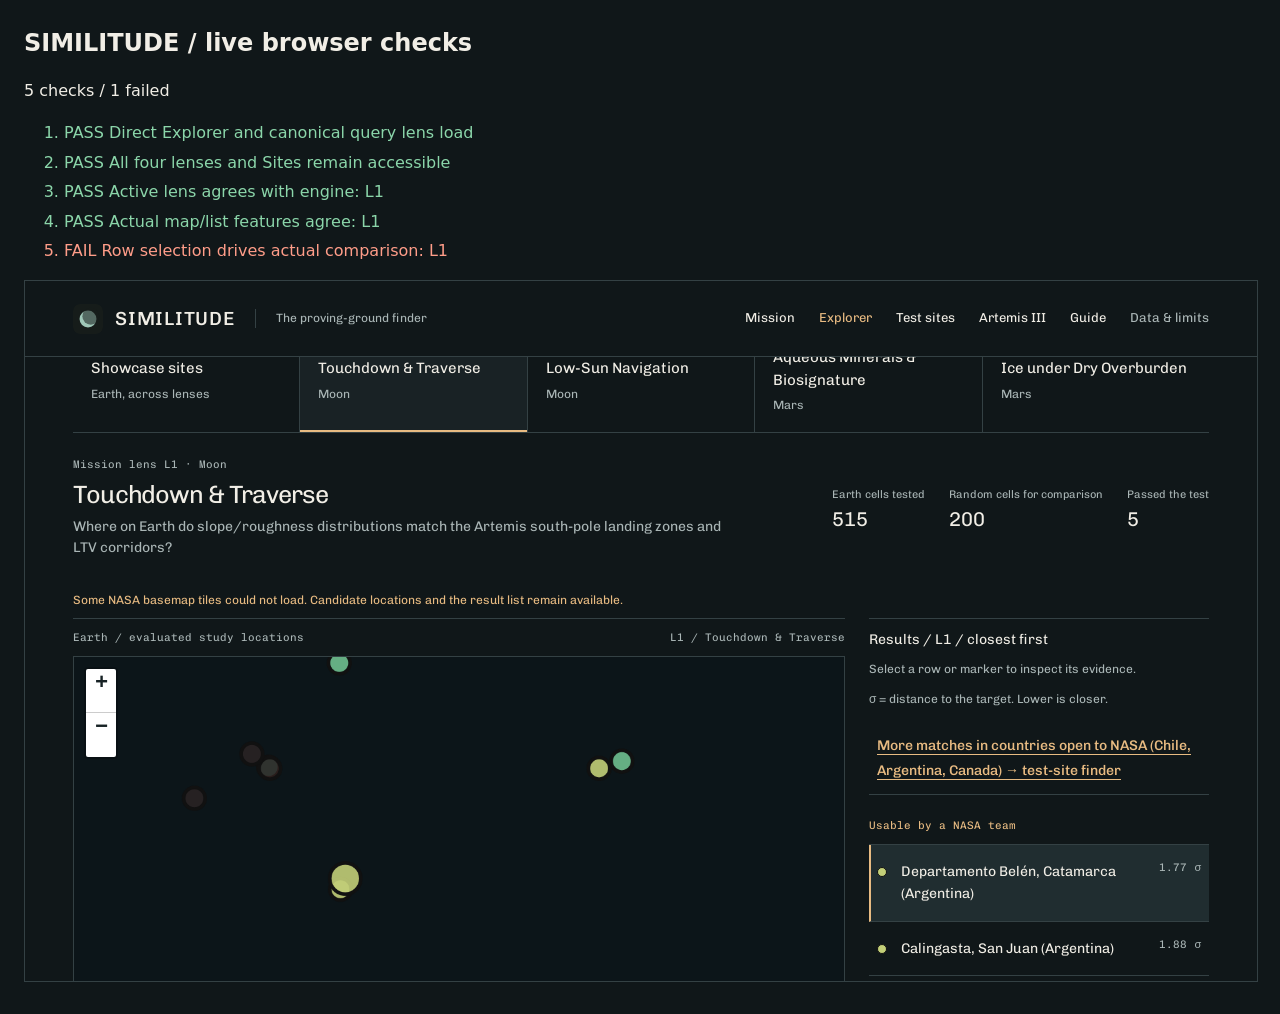
<file: tests/browser/expedition.html>
﻿<!doctype html><html lang="en"><head><meta charset="utf-8"><title>Expedition browser checks</title><style>body{font:16px/1.6 system-ui;background:#101719;color:#f1eee6;margin:24px}li{margin:4px 0}.pass{color:#8bd6aa}.fail{color:#ff9d89}iframe{border:1px solid #344144;width:100%;height:700px}h1{font-size:24px}</style></head><body><h1>SIMILITUDE / live browser checks</h1><p id="status">Running…</p><ol id="checks"></ol><iframe id="app" title="Real Explorer under test" src="/web/explorer.html?lens=L1"></iframe><script>
const wait=ms=>new Promise(r=>setTimeout(r,ms)),results=[];
function check(ok,label){results.push({ok:!!ok,label});const li=document.createElement('li');li.className=ok?'pass':'fail';li.textContent=(ok?'PASS ':'FAIL ')+label;document.querySelector('#checks').append(li);if(!ok)throw Error(label);}
async function until(fn){for(let i=0;i<150;i++){if(fn())return;await wait(50);}throw Error('Timed out waiting for browser state');}
async function alternate(page,script){const f=document.createElement('iframe');f.title='Controlled network state';document.body.append(f);const ready=new Promise(r=>f.onload=r);f.srcdoc=page.replace('<head>','<head><base href="/web/">'+script);await ready;return f;}
window.addEventListener('load',async()=>{try{
const frame=document.querySelector('#app'),w=frame.contentWindow,d=w.document;
await until(()=>d.documentElement.dataset.ready==='ready');const api=w.SimilitudeExplorer;
check(api.getState().lens==='L1'&&!d.querySelector('#explorer').hidden&&d.querySelector('#mission').hidden,'Direct Explorer and canonical query lens load');
check(d.querySelectorAll('[data-lens]').length===5,'All four lenses and Sites remain accessible');
for(const lens of ['L1','L2','M1','X1','SITES']){
 d.querySelector('[data-lens="'+lens+'"]').click();const s=api.getState();
 check(s.lens===lens&&d.querySelector('[data-lens="'+lens+'"]').getAttribute('aria-pressed')==='true','Active lens agrees with engine: '+lens);
 check(d.querySelectorAll('#list [data-id]').length===s.visible.length&&api.markerElements().length===s.visible.length,'Actual map/list features agree: '+lens);
 if(lens==='M1')check(d.querySelector('#list').textContent.includes('No engine-qualified')&&s.visible.every(f=>['control','decoy'].includes(f.properties.role)),'M1 honestly separates zero discoveries from validation examples');
 if(s.visible.length){const f=s.visible[0];d.querySelector('#list [data-id]').click();await wait(30);
  check(api.getState().selectedId===f.properties.id&&d.querySelector('#selected-name').textContent===f.properties.name&&!d.querySelector('#comparison').hidden,'Row selection drives actual comparison: '+lens);
  check(d.querySelector('#list [aria-current="true"]').dataset.id===api.getState().selectedId,'Selected list row uses actual feature: '+lens);
  if(lens!=='SITES'){const entry=Object.entries(f.properties.lens_scores[lens].descriptors||{})[0];if(entry)check(d.querySelector('.comparison-table').textContent.includes(entry[0])&&d.querySelector('.comparison-table').textContent.includes(typeof entry[1].earth==='number'?entry[1].earth.toFixed(3):'Not available'),'Comparison renders original descriptor values: '+lens);}
  if(lens==='M1')check(d.querySelector('#selected-class').textContent.includes('not a qualified discovery'),'Validation classification is visible next to comparison');
 }
}
api.setLens('L1');api.select(api.getState().visible[0].properties.id,false);const selected=api.getState().selectedId,view=api.getView();
d.querySelector('#open-dossier').click();await wait(70);
check(!d.querySelector('#dossier').hidden&&d.querySelector('#transfer-limits').textContent.length>80,'Evidence opens with actual transfer limits visible');
d.querySelector('.dossier-record').open=true;check(d.querySelector('#card').textContent.includes('Data sources')&&!d.querySelector('.radar-svg'),'Full original evidence record retained without decorative radar');
d.querySelector('#close-dossier').click();await wait(80);check(d.querySelector('#dossier').hidden&&api.getState().selectedId===selected&&JSON.stringify(api.getView())===JSON.stringify(view),'Returning from evidence preserves selection and map viewport');
d.querySelector('#back-results').click();await wait(80);check(d.querySelector('#comparison').hidden&&d.activeElement.dataset.id===selected,'Back to candidates restores result focus and keeps selection');
const marker=api.markerElements().find(m=>m.id!==selected);marker.element.dispatchEvent(new w.KeyboardEvent('keydown',{key:'Enter',bubbles:true}));await wait(40);check(api.getState().selectedId===marker.id,'Keyboard activation of a real map marker selects its feature');
const row=d.querySelector('#list [data-id]');row.focus();check(api.markerElements().find(m=>m.id===row.dataset.id).element.classList.contains('linked-focus'),'List keyboard focus highlights the corresponding map marker');
api.setLens('M1');check(api.getState().selectedId===null&&d.querySelector('#comparison').hidden&&d.querySelector('#dossier').hidden,'Incompatible lens clears stale selection from every panel');
const nav=d.querySelector('.nav-mission');if(w.getComputedStyle(nav).display!=='none')nav.click();else w.location.hash='choose';await wait(60);d.querySelector('[data-planet="mars"]').click();d.querySelector('[data-task="X1"]').click();d.querySelector('#find-analogs').click();await wait(80);check(api.getState().lens==='X1'&&!d.querySelector('#explorer').hidden,'Mission chooser drives the same real Explorer state');
check(!w.matchMedia('(prefers-reduced-motion: reduce)').matches||w.getComputedStyle(d.querySelector('#map')).animationName==='none','Reduced-motion preference suppresses cinematic transition');
w.location.hash='choose';await wait(50);w.history.back();await wait(120);check(!d.querySelector('#explorer').hidden&&api.getState().lens==='X1','Browser Back returns without discarding active task');
d.querySelector('[data-limits]').click();check(d.querySelector('#limits-dialog').open,'Data and limits opens as a native modal');d.querySelector('#close-limits').click();check(!d.querySelector('#limits-dialog').open,'Limits closes and returns control');
for(const width of [1440,768,390,320]){frame.style.width=width+'px';await wait(80);check(d.documentElement.scrollWidth<=w.innerWidth,'No page overflow at '+width+' px');check(d.querySelector('#map').getBoundingClientRect().width>0,'Real map remains sized at '+width+' px');}
frame.style.width='100%';w.location.hash='mission';await wait(60);for(const width of [768,390,320]){frame.style.width=width+'px';await wait(50);check(d.documentElement.scrollWidth<=w.innerWidth,'Intro fits '+width+' px');}frame.style.width='100%';
await Promise.all([...d.images].map(im=>im.decode().catch(()=>{})));check([...d.images].every(im=>im.naturalWidth>0),'All locally attributed planetary images render');
const page=await fetch('/web/explorer.html').then(r=>r.text());
const failing=await alternate(page,'<script>window.fetch=()=>Promise.reject(new Error("QA controlled failure"));<'+ '/script>');await until(()=>failing.contentDocument.documentElement.dataset.ready==='error');check(!failing.contentDocument.querySelector('#error-banner').hidden&&failing.contentDocument.querySelector('#mock-banner').hidden,'Failing data is an error, never an unlabelled mock success');failing.remove();
const emptyScript='<script>const original=window.fetch;window.fetch=(url,...args)=>String(url).includes("candidates.geojson")?Promise.resolve(new Response(JSON.stringify({type:"FeatureCollection",features:[]}))):original(url,...args);<'+ '/script>';
const empty=await alternate(page,emptyScript);await until(()=>empty.contentDocument.documentElement.dataset.ready==='ready');check(empty.contentWindow.SimilitudeExplorer.getState().visible.length===0&&empty.contentDocument.querySelector('#list').textContent.includes('No candidates'),'An empty dataset shows an honest no-results state');empty.remove();
const sample=JSON.parse(JSON.stringify(api.getState().features.find(f=>f.properties.lens_scores?.L1)));const key=Object.keys(sample.properties.lens_scores.L1.descriptors)[0];sample.properties.lens_scores.L1.descriptors[key].earth=null;
const missingScript='<script>const original=window.fetch;window.fetch=(url,...args)=>String(url).includes("candidates.geojson")?new Promise(resolve=>setTimeout(()=>resolve(new Response(JSON.stringify({type:"FeatureCollection",features:'+JSON.stringify([sample])+'}))),900)):original(url,...args);<'+ '/script>';
const missing=await alternate(page,missingScript);check(!missing.contentDocument.querySelector('#loading-banner').hidden,'Slow data presents a genuine loading state');await until(()=>missing.contentDocument.documentElement.dataset.ready==='ready');const ma=missing.contentWindow.SimilitudeExplorer;ma.setLens('L1');ma.select(sample.properties.id,false);check(missing.contentDocument.querySelector('.comparison-table tbody tr td:nth-child(2)').textContent==='Not available','Missing data displays Not available in the rendered comparison');missing.remove();
check(!results.some(r=>!r.ok),'All interaction checks completed');
}catch(error){if(!results.some(r=>!r.ok))check(false,error.stack||error.message);}finally{const failed=results.filter(r=>!r.ok).length;document.querySelector('#status').textContent=results.length+' checks / '+failed+' failed';document.documentElement.dataset.ready=failed?'failed':'passed';window.qaResults=results;}}
);
</script></body></html>
</file>
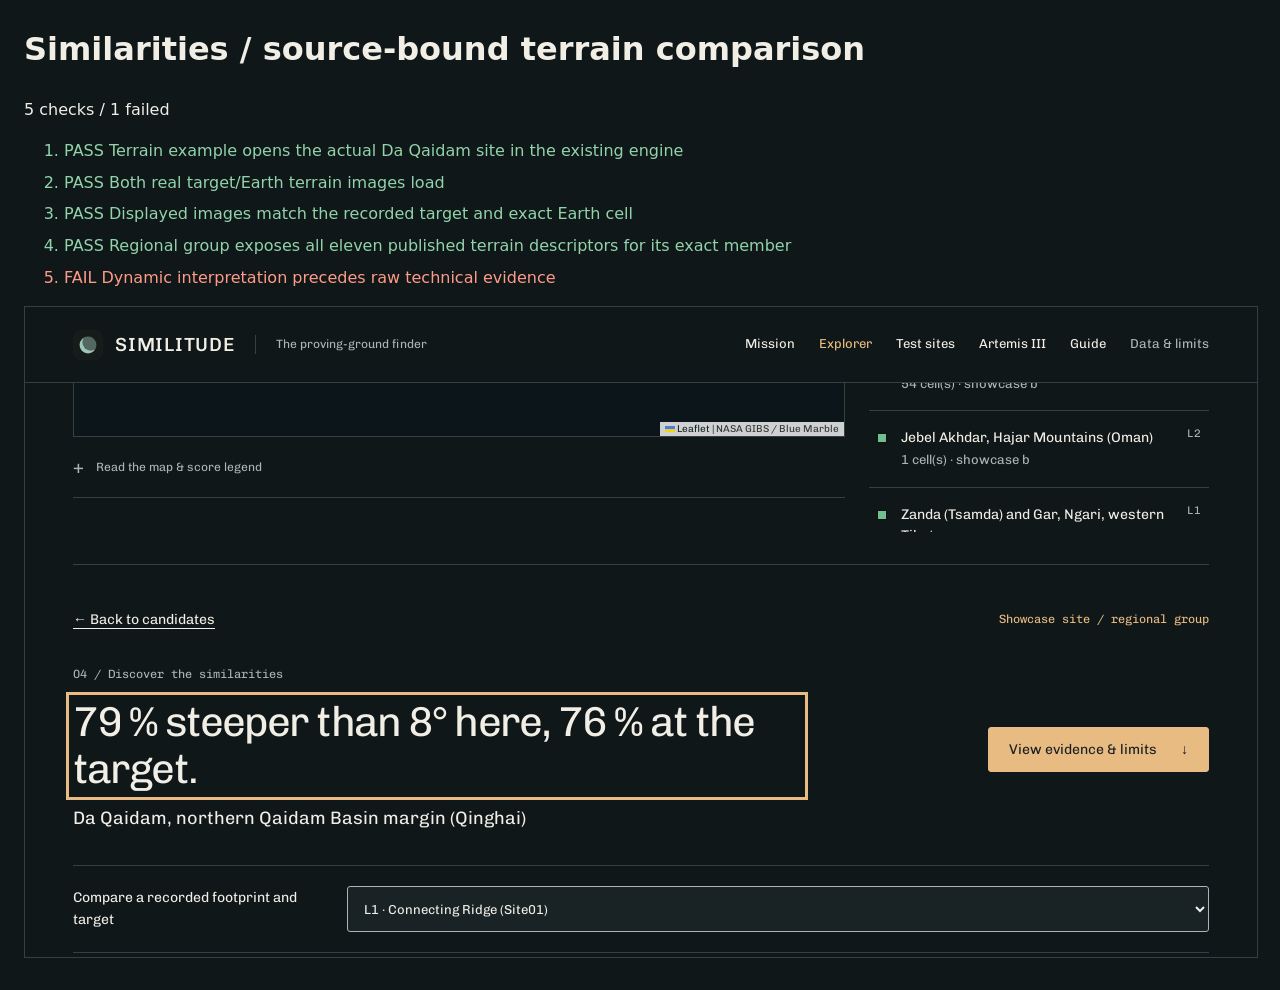
<file: tests/browser/similarities.html>
<!doctype html><html lang="en"><head><meta charset="utf-8"><meta name="viewport" content="width=device-width,initial-scale=1"><title>Similarities live checks</title><style>body{background:#101719;color:#f1eee6;font:16px/1.6 system-ui;margin:24px}li{margin:6px 0}.pass{color:#91d3ab}.fail{color:#ff9b89}iframe{width:100%;height:650px;border:1px solid #344144}</style></head><body><h1>Similarities / source-bound terrain comparison</h1><p id="status">Running…</p><ol id="checks"></ol><iframe title="Actual paired-terrain UI" src="/web/explorer.html"></iframe><script>
const results=[],frame=document.querySelector('iframe'),wait=ms=>new Promise(r=>setTimeout(r,ms));
function check(ok,label){results.push({ok:!!ok,label});const li=document.createElement('li');li.textContent=(ok?'PASS ':'FAIL ')+label;li.className=ok?'pass':'fail';document.querySelector('#checks').append(li);if(!ok)throw Error(label)}
async function until(fn){for(let i=0;i<150;i++){if(fn())return;await wait(50)}throw Error('State timed out')}
window.addEventListener('load',async()=>{try{
 const w=frame.contentWindow,d=w.document;await until(()=>d.documentElement.dataset.ready==='ready');const api=w.SimilitudeExplorer;
 d.querySelector('[data-terrain-example]').click();await wait(90);check(api.getState().selectedId==='site:E10K_453_921'&&api.getState().lens==='SITES','Terrain example opens the actual Da Qaidam site in the existing engine');
 await Promise.all([...d.querySelectorAll('.terrain-image img')].map(im=>im.decode()));
 check(d.querySelectorAll('.terrain-image img').length===2&&[...d.querySelectorAll('.terrain-image img')].every(i=>i.naturalWidth>0),'Both real target/Earth terrain images load');
 check(d.querySelector('.terrain-half.target img').src.includes('connecting-ridge')&&d.querySelector('.terrain-half.earth img').src.includes('qaidam'),'Displayed images match the recorded target and exact Earth cell');
 check(d.querySelectorAll('.comparison-table tbody tr').length===11,'Regional group exposes all eleven published terrain descriptors for its exact member');
 check(d.querySelector('.discovery').textContent.includes('What aligns')&&d.querySelector('.discovery').textContent.includes('What remains unknown'),'Dynamic interpretation precedes raw technical evidence'); const sf=d.querySelector('.signature-feature');sf.querySelector('summary').click();check(sf.open&&sf.textContent.includes('recorded z'),'Signature feature reveals raw values with native keyboard disclosure'); check(!d.querySelector('.technical-evidence').open,'Full numeric table remains available without leading the discovery');
 const cell=api.getState().features.find(f=>f.properties.id==='L1-E10K_453_921'),value=cell.properties.lens_scores.L1.descriptors.slope_p50;
 check(d.querySelector('.comparison-table tbody tr td:nth-child(2) .metric-value').textContent===value.earth.toFixed(3)&&d.querySelector('.comparison-table tbody tr td:nth-child(3) .metric-value').textContent===value.target.toFixed(3),'Median slopes remain exact source values');
 const tracks=d.querySelectorAll('.comparison-table tbody tr:first-child .metric-track');check(tracks[0].dataset.min===tracks[1].dataset.min&&tracks[0].dataset.max===tracks[1].dataset.max,'Earth and target visual bars share one numeric row scale');
 check(d.querySelector('.engineering-gaps').textContent.includes('Relative humidity')&&d.querySelector('.engineering-gaps').textContent.includes('Soil moisture')&&d.querySelectorAll('.engineering-gaps td:nth-child(2)').length>=4&&[...d.querySelectorAll('.engineering-gaps td:nth-child(2)')].every(td=>td.textContent==='Not available'),'Humidity and soil-water gaps are visible without fabricated measurements');
 check(d.querySelector('.environment-table').textContent.includes('3.00e-10 Pa')&&d.querySelector('.environment-table').textContent.includes('9.820'),'Planetary reference table retains tiny lunar pressure and actual gravity values');
 check(d.querySelector('.terrain-provenance').textContent.includes('not co-registered')&&d.querySelector('.terrain-half.target figcaption').textContent.includes('not a photograph'),'Image modality, scale and provenance limits are visible');
 let select=d.querySelector('#terrain-context');const original=select.value;select.selectedIndex=1;select.dispatchEvent(new w.Event('change',{bubbles:true}));
 check(!d.querySelector('.comparison-table')&&d.querySelector('.criteria-unavailable').textContent.includes('does not publish'),'A different target without descriptors never inherits the first target values');
 check(!d.querySelector('.terrain-half.earth img'),'An unpublished member image never reuses another cell photograph');
 d.querySelector('#terrain-context').value=original;d.querySelector('#terrain-context').dispatchEvent(new w.Event('change',{bubbles:true}));
 check(api.getState().selectedId==='site:E10K_453_921'&&d.querySelector('.comparison-table'),'Switching detailed context preserves the selected map/list site');
 const im=d.querySelector('.terrain-half.earth img');im.dispatchEvent(new w.Event('error'));check(im.hidden&&!d.querySelector('.terrain-half.earth .image-unavailable').hidden,'Broken image has a readable fallback without dropping measured evidence');
 d.querySelector('#terrain-context').dispatchEvent(new w.Event('change',{bubbles:true}));
 d.querySelector('[data-comparison-cell]').click();await wait(80);check(api.getState().lens==='L1'&&api.getState().selectedId==='L1-E10K_453_921','Open footprint uses canonical engine lens and cell selection');
 d.querySelector('#open-dossier').click();await wait(60);d.querySelector('#close-dossier').click();await wait(60);check(!d.querySelector('#comparison').hidden&&d.querySelectorAll('.terrain-image img').length===2,'Evidence/back retains the same actual terrain pair');
 for(const width of [1440,768,390,320]){frame.style.width=width+'px';await wait(100);check(d.documentElement.scrollWidth<=w.innerWidth,'Comparison has no page overflow at '+width+' px');check(d.querySelector('.table-scroll').scrollWidth>=d.querySelector('.table-scroll').clientWidth,'Detailed criteria remain accessible in their own scroll region at '+width+' px');}
 frame.style.width='100%';check(!results.some(r=>!r.ok),'All similarities checks completed');
}catch(err){if(!results.some(r=>!r.ok))check(false,err.message)}finally{const failed=results.filter(r=>!r.ok).length;document.querySelector('#status').textContent=results.length+' checks / '+failed+' failed';document.documentElement.dataset.ready=failed?'failed':'passed';window.qaResults=results;}});
</script></body></html>
</file>
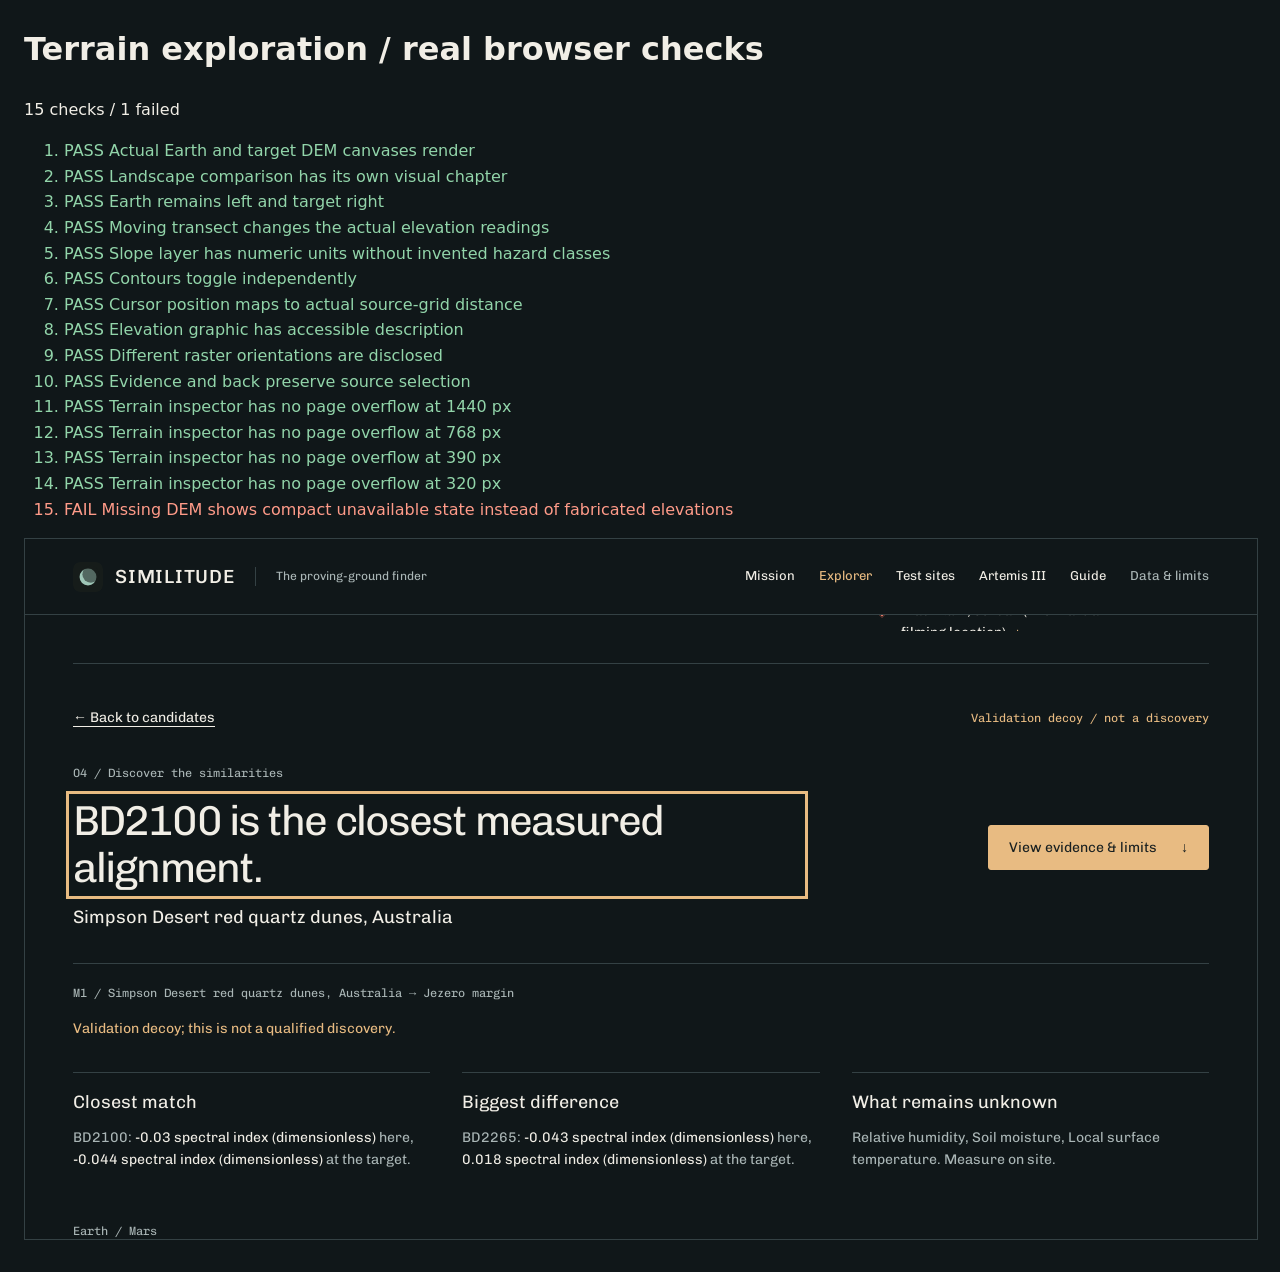
<file: tests/browser/terrain.html>
﻿<!doctype html><html lang="en"><head><meta charset="utf-8"><meta name="viewport" content="width=device-width,initial-scale=1"><style>body{background:#101719;color:#f1eee6;font:16px/1.6 system-ui;margin:24px}iframe{width:100%;height:700px;border:1px solid #344144}.pass{color:#92d5aa}.fail{color:#ff9b89}</style></head><body><h1>Terrain exploration / real browser checks</h1><p id="status">Running</p><ol id="results"></ol><iframe src="/web/explorer.html" title="Actual terrain explorer"></iframe><script>
const frame=document.querySelector('iframe'),out=document.querySelector('#results'),checks=[],wait=ms=>new Promise(r=>setTimeout(r,ms));function check(ok,label){checks.push({ok,label});const li=document.createElement('li');li.textContent=(ok?'PASS ':'FAIL ')+label;li.className=ok?'pass':'fail';out.append(li);if(!ok)throw Error(label)}
window.addEventListener('load',async()=>{try{const w=frame.contentWindow,d=w.document;for(let i=0;i<200&&d.documentElement.dataset.ready!=='ready';i++)await wait(50);d.querySelector('[data-terrain-example]').click();await wait(100);check(d.querySelectorAll('.terrain-lab canvas').length===2,'Actual Earth and target DEM canvases render');check(d.querySelector('.worlds-heading').textContent.includes('Compare two worlds'),'Landscape comparison has its own visual chapter');check(d.querySelectorAll('.terrain-half')[0].classList.contains('earth'),'Earth remains left and target right');const original=d.querySelector('.terrain-readout').textContent;const row=d.querySelector('[data-terrain-row]');row.value=20;row.dispatchEvent(new w.Event('input',{bubbles:true}));check(d.querySelector('.terrain-readout').textContent!==original,'Moving transect changes the actual elevation readings');const layer=d.querySelector('[data-terrain-layer]');layer.value='slope';layer.dispatchEvent(new w.Event('change',{bubbles:true}));check(d.querySelector('[data-terrain-legend]').textContent.includes('not a hazard map'),'Slope layer has numeric units without invented hazard classes');const contour=d.querySelector('[data-terrain-contours]');contour.click();check(!contour.checked,'Contours toggle independently');const cursor=d.querySelector('[data-terrain-cursor]');cursor.value=80;cursor.dispatchEvent(new w.Event('input',{bubbles:true}));check(d.querySelector('.terrain-readout').textContent.includes('3.20 km'),'Cursor position maps to actual source-grid distance');check(d.querySelector('.elevation-profile svg').getAttribute('role')==='img','Elevation graphic has accessible description');check(d.querySelector('.terrain-method').textContent.includes('not the same geographic azimuth'),'Different raster orientations are disclosed');const before=w.SimilitudeExplorer.getState().selectedId;d.querySelector('#open-dossier').click();await wait(50);d.querySelector('#close-dossier').click();await wait(50);check(w.SimilitudeExplorer.getState().selectedId===before&&d.querySelectorAll('.terrain-lab canvas').length===2,'Evidence and back preserve source selection');for(const width of [1440,768,390,320]){frame.style.width=width+'px';await wait(70);check(d.documentElement.scrollWidth<=w.innerWidth,'Terrain inspector has no page overflow at '+width+' px')}frame.style.width='100%';w.SimilitudeExplorer.setLens('M1');w.SimilitudeExplorer.select(w.SimilitudeExplorer.getState().visible[0].properties.id,false);check(!d.querySelector('.terrain-lab')&&d.querySelector('.terrain-no-grid'),'Missing DEM shows compact unavailable state instead of fabricated elevations');check(!checks.some(c=>!c.ok),'All terrain checks completed');}catch(e){if(!checks.some(c=>!c.ok))check(false,e.message)}finally{document.querySelector('#status').textContent=checks.length+' checks / '+checks.filter(c=>!c.ok).length+' failed';document.documentElement.dataset.ready='true';}});
</script></body></html>
</file>
<file: web/style.css>
/* SIMILITUDE web: dealt by design-taste-frontend (palette green-black-bone, type host, radius soft).
   Order: type -> colour -> frame -> states -> components. Plain CSS, no build step. */

/* ---------- 1. Type ---------- */
:root {
  --font-text: "Host Grotesk", system-ui, -apple-system, "Segoe UI", Roboto, sans-serif;
  --font-mono: "JetBrains Mono", ui-monospace, "SFMono-Regular", Menlo, Consolas, monospace;
  --fs-xs: 12px; --fs-s: 13.5px; --fs-m: 15px; --fs-l: 18px; --fs-xl: 22px;
  --fs-title: clamp(28px, 2.4vw + 12px, 44px);
  --lh: 1.55;
  --track-title: -0.035em;
}

/* ---------- 2. Colour (dealt :root, then the product's own state colours) ---------- */
:root {
  --p-bg: #161c1a; --p-surface: #1f2725; --p-ink: #e3e2da; --p-muted: #8e948d;
  --p-accent: #9fc7b8; --p-accent-ink: #161c1a;
  --bg: var(--p-bg);
  --surface: var(--p-surface);
  --raised: #252e2b;
  --sunk: #121715;
  --text: var(--p-ink);
  --muted: var(--p-muted);
  --line: rgba(227, 226, 218, .11);
  --line-strong: rgba(227, 226, 218, .22);
  --accent: var(--p-accent);
  --accent-text: var(--p-accent-ink);
  --accent-soft: rgba(159, 199, 184, .12);
  --focus: #f1d38c;
  /* score bands and verdict states, muted for a dark ground */
  --good: #6fbf8f; --ok: #c3cf78; --warn: #e2a85c; --bad: #e57a68; --grey: #8e948d;
  --banner-bg: #3a3320; --banner-text: #f1d38c; --err-bg: #3d1f1b; --err-text: #f4b9ad;
  --radius-s: 6px; --radius-m: 10px; --radius-l: 14px;
  --gutter: clamp(16px, 5vw, 96px);
  --topbar-h: 60px;
  color-scheme: dark;
}

/* ---------- 3. The frame ---------- */
* { box-sizing: border-box; }
html, body { margin: 0; padding: 0; }
html { scroll-padding-top: calc(var(--topbar-h) + 12px); }
body {
  background: var(--bg); color: var(--text);
  font: 400 var(--fs-m)/var(--lh) var(--font-text);
  -webkit-font-smoothing: antialiased;
  overflow-x: hidden;
}
a { color: var(--accent); text-underline-offset: 3px; text-decoration-thickness: 1px; }
.shell { width: 100%; max-width: 1480px; margin-inline: auto; padding-inline: var(--gutter); }

.skip-link {
  position: absolute; left: var(--gutter); top: -60px; z-index: 2000;
  background: var(--accent); color: var(--accent-text); padding: 10px 14px; border-radius: var(--radius-s);
  font-weight: 600; text-decoration: none;
}
.skip-link:focus { top: 10px; }

/* top bar */
.topbar {
  position: sticky; top: 0; z-index: 1000;
  background: rgba(22, 28, 26, .92); backdrop-filter: blur(8px); -webkit-backdrop-filter: blur(8px);
  border-bottom: 1px solid var(--line);
}
.topbar-in {
  max-width: 1480px; margin-inline: auto; padding-inline: var(--gutter);
  min-height: var(--topbar-h); display: flex; align-items: center; gap: 20px;
}
.brand { display: inline-flex; align-items: center; gap: 10px; color: var(--text); text-decoration: none; min-height: 44px; }
.brand-mark {
  width: 22px; height: 22px; border-radius: 50%; flex: none;
  background: radial-gradient(circle at 34% 34%, var(--text) 0 34%, transparent 35%), var(--accent);
  box-shadow: inset 0 0 0 1px rgba(0, 0, 0, .25);
}
.brand-name { font-weight: 600; letter-spacing: .14em; font-size: 14px; }
.brand-line { margin: 0; color: var(--muted); font-size: var(--fs-s); border-left: 1px solid var(--line-strong); padding-left: 20px; }
.topnav { margin-left: auto; display: flex; gap: 6px; }
.topnav a {
  color: var(--text); text-decoration: none; font-size: var(--fs-s); font-weight: 500;
  padding: 10px 12px; border-radius: var(--radius-s); min-height: 44px; display: inline-flex; align-items: center;
}

.banners .banner { padding: 8px var(--gutter); font-size: var(--fs-s); font-weight: 600; }
.banner { background: var(--banner-bg); color: var(--banner-text); }
.banner.prov { background: var(--surface); color: var(--muted); border-bottom: 1px solid var(--line); font-weight: 500; }
.banner.error { background: var(--err-bg); color: var(--err-text); }
.banner[hidden] { display: none; }

/* lens zone */
.explorer { background: linear-gradient(180deg, var(--sunk), var(--bg) 420px); }
.lens-bar { padding-top: 18px; }
.lens-tabs { display: flex; gap: 2px; overflow-x: auto; scrollbar-width: thin; }
.lens-brief {
  display: grid; grid-template-columns: minmax(0, 1fr) auto; gap: 24px 48px; align-items: start;
  padding: 28px 0 30px;
}
.eyebrow {
  margin: 0 0 10px; font: 500 var(--fs-xs)/1.2 var(--font-mono); letter-spacing: .1em; text-transform: uppercase; color: var(--accent);
}
.lens-title { margin: 0; font-size: var(--fs-title); line-height: 1.08; font-weight: 500; letter-spacing: var(--track-title); max-width: 22ch; }
.lens-question { margin: 14px 0 0; max-width: 68ch; color: var(--muted); font-size: var(--fs-l); line-height: 1.5; }
.lens-question:empty { display: none; }
.lens-stats { display: grid; grid-template-columns: repeat(3, minmax(108px, auto)); gap: 1px; margin: 0; background: var(--line); border: 1px solid var(--line); border-radius: var(--radius-m); overflow: hidden; }
.lens-stats:empty { display: none; }
.lens-stats div { background: var(--surface); padding: 12px 16px; }
.lens-stats dt { margin: 0 0 4px; font-size: var(--fs-xs); color: var(--muted); }
.lens-stats dd { margin: 0; font: 500 var(--fs-xl)/1.1 var(--font-mono); color: var(--text); }

/* workspace */
.workspace {
  display: grid; gap: 20px; grid-template-columns: minmax(0, 1fr);
  grid-template-areas: "map" "card" "results";
  padding-top: 24px; padding-bottom: 40px; outline: none;
}
.map-panel { grid-area: map; min-width: 0; }
.detail { grid-area: card; }
.results { grid-area: results; min-width: 0; }
.map-panel, .results, .detail {
  background: var(--surface); border: 1px solid var(--line); border-radius: var(--radius-l); padding: 16px;
}
.panel-head { display: flex; align-items: baseline; gap: 12px; flex-wrap: wrap; margin: 0 0 12px; }
.panel-title { margin: 0; font: 500 var(--fs-xs)/1.2 var(--font-mono); letter-spacing: .1em; text-transform: uppercase; color: var(--muted); }
.panel-note { margin: 0; font-size: var(--fs-s); color: var(--muted); }
#map { height: clamp(360px, 56vh, 640px); border-radius: var(--radius-m); background: #0b1411; border: 1px solid var(--line); }

@media (min-width: 1100px) {
  .workspace {
    grid-template-columns: minmax(0, 1fr) minmax(380px, 440px);
    grid-template-areas: "map card" "results card"; align-items: start;
  }
  .detail { position: sticky; top: calc(var(--topbar-h) + 16px); max-height: calc(100vh - var(--topbar-h) - 32px); overflow-y: auto; }
}
@media (max-width: 899px) {
  .brand-line { display: none; }
  .lens-brief { grid-template-columns: minmax(0, 1fr); padding: 22px 0 24px; }
  .lens-stats { grid-template-columns: repeat(3, minmax(0, 1fr)); }
  .lens-question { font-size: var(--fs-m); }
}
@media (max-width: 560px) {
  .topnav a:last-child { display: none; }
  #map { height: 52vh; min-height: 300px; }
  .map-panel, .results, .detail { padding: 12px; border-radius: var(--radius-m); }
  .lens-stats dd { font-size: var(--fs-l); }
  .lens-stats div { padding: 10px 12px; }
}

/* ---------- 4. States ---------- */
:focus-visible { outline: 2px solid var(--focus); outline-offset: 2px; }
.topnav a:hover { background: var(--raised); }
a:hover { text-decoration-thickness: 2px; }
button { font: inherit; }
button:active { transform: translateY(1px); }
@media (prefers-reduced-motion: reduce) {
  *, *::before, *::after { transition: none !important; animation: none !important; }
  button:active { transform: none; }
}

/* ---------- 5. Components ---------- */

/* lens tabs */
.lens-btn {
  flex: 1 1 0; min-width: 150px; min-height: 64px; text-align: left; cursor: pointer;
  padding: 10px 14px 12px; border: 0; border-bottom: 2px solid transparent; border-radius: var(--radius-s) var(--radius-s) 0 0;
  background: transparent; color: var(--muted);
  display: grid; grid-template-columns: auto 1fr; column-gap: 10px; align-items: baseline;
  transition: background-color .16s ease, color .16s ease, border-color .16s ease;
}
.lens-btn .lb-code { font: 500 var(--fs-xs)/1 var(--font-mono); letter-spacing: .06em; color: var(--muted); padding: 3px 6px; border: 1px solid var(--line-strong); border-radius: 4px; }
.lens-btn .lb-name { font-weight: 500; color: var(--text); font-size: var(--fs-m); line-height: 1.25; }
.lens-btn small { grid-column: 2; display: block; color: var(--muted); font-size: var(--fs-xs); margin-top: 2px; }
.lens-btn:hover { background: var(--surface); }
.lens-btn[aria-pressed="true"] { background: var(--surface); border-bottom-color: var(--accent); }
.lens-btn[aria-pressed="true"] .lb-code { background: var(--accent); color: var(--accent-text); border-color: var(--accent); }

/* legend */
.legend { margin-top: 12px; display: grid; gap: 8px; font-size: var(--fs-s); color: var(--muted); }
.lg-row { display: flex; flex-wrap: wrap; gap: 6px 18px; align-items: center; }
.lg-row .lg-h { font: 500 var(--fs-xs)/1 var(--font-mono); letter-spacing: .08em; text-transform: uppercase; color: var(--muted); min-width: 72px; }
.legend span.item { display: inline-flex; align-items: center; gap: 6px; color: var(--text); }
.legend b { color: var(--text); font-weight: 500; }
.swatch { width: 12px; height: 12px; border-radius: 50%; display: inline-block; border: 2px solid rgba(0, 0, 0, .35); }
.swatch.ring { background: transparent !important; border: 2px solid var(--text); }
.swatch.diamond { background: transparent !important; border-radius: 2px; transform: rotate(45deg) scale(.85); border: 2px dashed var(--grey); }
.swatch.sq, .dot.sq { border-radius: 2px; background: var(--good); }

/* ranked results */
.cand-list { list-style: none; margin: 0; padding: 0; counter-reset: rank; }
.cand-list .group-h {
  counter-reset: rank; font: 500 var(--fs-xs)/1.2 var(--font-mono); letter-spacing: .08em; text-transform: uppercase;
  color: var(--muted); padding: 16px 4px 8px; border-bottom: 1px solid var(--line);
}
.cand-list li:first-child.group-h { padding-top: 0; }
.cand-list li > button {
  counter-increment: rank;
  width: 100%; min-height: 56px; text-align: left; color: var(--text); background: transparent; cursor: pointer;
  border: 0; border-bottom: 1px solid var(--line); border-radius: 0;
  padding: 10px 10px 10px 6px; display: grid; grid-template-columns: 2.4em 14px minmax(0, 1fr) auto; gap: 12px; align-items: center;
  transition: background-color .16s ease, transform .16s ease, box-shadow .16s ease;
}
.cand-list li > button::before {
  content: counter(rank, decimal-leading-zero); font: 500 var(--fs-s)/1 var(--font-mono); color: var(--muted); text-align: right;
}
.cand-list li > button:hover { background: var(--raised); transform: translateY(-2px); box-shadow: 0 6px 16px rgba(0, 0, 0, .25); }
.cand-list li > button[aria-current="true"] { background: var(--accent-soft); box-shadow: inset 3px 0 0 var(--accent); }
.cand-list li > button[aria-current="true"]::before { color: var(--accent); }
.cand-list .sig { font: 500 var(--fs-s)/1.2 var(--font-mono); white-space: nowrap; color: var(--text); text-align: right; }
.cand-list .note { display: block; margin-top: 2px; }
.cand-list .empty { padding: 12px 6px; color: var(--muted); font-size: var(--fs-s); }
.dot { width: 12px; height: 12px; border-radius: 50%; flex: none; }
.dot.ring { border: 3px solid var(--text); background: transparent !important; }
.dot.diamond { border-radius: 2px; transform: rotate(45deg) scale(.85); border: 2px dashed var(--grey); background-clip: padding-box; }

/* detail panel and cards */
.card { overflow-wrap: anywhere; min-width: 0; }
.muted { color: var(--muted); }
.card h3 { margin: 0 0 8px; font-size: var(--fs-xl); line-height: 1.2; font-weight: 500; letter-spacing: -0.015em; }
.card h4 {
  margin: 22px 0 8px; padding-top: 14px; border-top: 1px solid var(--line);
  font: 500 var(--fs-xs)/1.2 var(--font-mono); letter-spacing: .08em; text-transform: uppercase; color: var(--muted);
}
.card .meta { color: var(--muted); margin: 0 0 12px; font-size: var(--fs-s); }
.card ul { margin: 6px 0; padding-left: 20px; }
.card p { margin: 8px 0; }
.note { font-size: var(--fs-xs); color: var(--muted); }
.flag { color: var(--bad); font-weight: 600; }

/* empty state of the detail panel */
.empty-state .eyebrow { margin-bottom: 8px; }
.empty-state h3 { font-size: var(--fs-xl); }
.empty-state ol { margin: 14px 0; padding-left: 0; list-style: none; counter-reset: step; display: grid; gap: 10px; }
.empty-state ol li { counter-increment: step; display: grid; grid-template-columns: 28px 1fr; gap: 10px; align-items: start; color: var(--text); font-size: var(--fs-m, 15px); }
.empty-state ol li::before {
  content: counter(step); width: 24px; height: 24px; border-radius: 50%; display: grid; place-items: center;
  font: 500 var(--fs-xs)/1 var(--font-mono); background: var(--raised); color: var(--accent); border: 1px solid var(--line-strong);
}
.state-key { display: grid; gap: 6px; margin: 12px 0 4px; }
.state-key div { display: grid; grid-template-columns: 112px 1fr; gap: 10px; font-size: var(--fs-s); align-items: baseline; }
.state-key dt { margin: 0; font: 500 var(--fs-xs)/1.4 var(--font-mono); letter-spacing: .04em; }
.state-key dd { margin: 0; color: var(--muted); }
.state-key .v-ok-t { color: var(--good); } .state-key .v-no-t { color: var(--bad); } .state-key .v-unk-t { color: var(--warn); }
.start-btn {
  margin-top: 16px; width: 100%; min-height: 48px; cursor: pointer; text-align: left;
  display: grid; grid-template-columns: 1fr auto; gap: 4px 12px; align-items: center;
  padding: 12px 14px; border-radius: var(--radius-m); border: 1px solid var(--accent); background: var(--accent); color: var(--accent-text);
  transition: background-color .16s ease, transform .16s ease;
}
.start-btn small { grid-column: 1; font-size: var(--fs-xs); opacity: .8; }
.start-btn .arrow { grid-row: 1 / span 2; grid-column: 2; font-size: var(--fs-l); transition: transform .16s ease; }
.start-btn:hover { background: #b4d6c9; transform: translateY(-2px); }
.start-btn:hover .arrow { transform: translateX(3px); }

/* tables */
.tbl-wrap { overflow-x: auto; max-width: 100%; -webkit-overflow-scrolling: touch; }
table { border-collapse: collapse; width: 100%; font-size: var(--fs-s); }
th, td { border-bottom: 1px solid var(--line); padding: 7px 8px; text-align: left; vertical-align: top; }
th { color: var(--muted); font-weight: 500; font-size: var(--fs-xs); }
td { font-variant-numeric: tabular-nums; }
.tbl-wrap th, .tbl-wrap td { white-space: nowrap; }

/* tags, badges, chips */
.tag {
  display: inline-block; font: 500 11px/1.6 var(--font-mono); letter-spacing: .02em; padding: 0 7px; border-radius: 4px;
  border: 1px solid var(--line-strong); color: var(--muted); vertical-align: middle;
}
.tag.control { border-color: var(--text); color: var(--text); }
.tag.decoy { border-style: dashed; }
.tag.hidden { border-color: var(--accent); color: var(--accent); }
.badge { display: inline-block; padding: 1px 8px; border-radius: 999px; font-size: var(--fs-xs); font-weight: 600; border: 2px solid var(--grey); }
.badge.engine-confirmed { border-color: var(--good); }
.badge.engine-semiquant { border-style: dashed; border-color: var(--warn); }
.chips { margin: 8px 0; }
.chips .chip { display: inline-block; font: 500 var(--fs-xs)/1.5 var(--font-mono); padding: 3px 9px; border-radius: 999px; margin: 2px 4px 2px 0; border: 1px solid var(--line-strong); }
.chip.c-ok { border-color: var(--good); color: var(--good); }
.chip.c-semi { border-color: var(--ok); border-style: dashed; color: var(--ok); }
.chip.c-hyp, .chip.c-lit { color: var(--muted); }
.rows { padding-left: 18px; }
.rows li { margin: 6px 0; }

/* verdicts (B16) */
.verdicts h4 { border-top: 0; padding-top: 0; }
.verdicts ul { list-style: none; padding: 0; margin: 6px 0 12px; display: grid; gap: 6px; }
.verdicts li { border: 1px solid var(--line); border-left: 3px solid var(--grey); border-radius: var(--radius-s); padding: 8px 10px; background: var(--raised); font-size: var(--fs-s); }
.verdicts li.v-ok { border-left-color: var(--good); }
.verdicts li.v-no { border-left-color: var(--bad); }
.verdicts li.v-unk { border-left-color: var(--warn); }
.v-state { font: 500 11px/1.4 var(--font-mono); letter-spacing: .06em; text-transform: uppercase; color: var(--muted); }
.scale { margin: 8px 0 12px; font-size: var(--fs-s); }

/* L2 two-part verdict */
.split-box { border: 1px solid var(--line); border-left: 3px solid var(--good); border-radius: var(--radius-s); padding: 10px 12px; margin: 10px 0 14px; background: var(--raised); }
.split-box p { margin: 4px 0; }

/* radar */
#radar { min-height: 0; margin-top: 8px; }
.radar h5 { margin: 8px 0 2px; font-size: var(--fs-s); font-weight: 500; }
.radar-svg { display: block; max-width: 460px; margin: 0 auto; }
.r-grid { fill: none; stroke: var(--line-strong); stroke-width: 1; }
.r-axis { stroke: var(--line); stroke-width: 1; }
.r-label { fill: var(--muted); font-size: 9.5px; font-family: var(--font-mono); }
.r-ref { fill: none; stroke: var(--muted); stroke-width: 1.5; stroke-dasharray: 4 3; }
.r-cand { fill: var(--accent); fill-opacity: .2; stroke: var(--accent); stroke-width: 2; }
.r-dot { fill: var(--accent); }
.radar-key { font-size: var(--fs-xs); color: var(--muted); text-align: center; margin: 2px 0; }
.radar-key span { display: inline-block; width: 16px; height: 0; vertical-align: middle; margin: 0 4px 0 10px; }
.k-ref { border-top: 2px dashed var(--muted); } .k-cand { border-top: 3px solid var(--accent); }
.limiting { margin: 6px 0; font-size: var(--fs-s); }

/* folds and ledger */
.fold { margin: 10px 0; }
.fold > summary {
  cursor: pointer; font-weight: 500; padding: 10px 0; min-height: 44px; display: flex; align-items: center; gap: 8px; list-style: none;
}
.fold > summary::-webkit-details-marker { display: none; }
.fold > summary::before { content: "+"; font-family: var(--font-mono); color: var(--accent); width: 14px; }
.fold[open] > summary::before { content: "\2212"; }
.fold h5 { margin: 10px 0 4px; font-size: var(--fs-s); font-weight: 500; }
.led { border-top: 1px solid var(--line); padding: 8px 0; font-size: var(--fs-s); }
.led .lbl { color: var(--muted); font-weight: 500; }

/* map markers and Leaflet */
.decoy-icon span { display: block; width: 100%; height: 100%; transform: rotate(45deg) scale(.7); border: 2px dashed #e3e2da; opacity: .9; }
.site-icon span { display: block; width: 100%; height: 100%; border: 2px solid #0d1210; box-sizing: border-box; border-radius: 3px; box-shadow: 0 0 0 2px rgba(227, 226, 218, .55); }
.leaflet-container { font-family: var(--font-text); background: #0b1411; }
.leaflet-bar { border: 1px solid var(--line-strong) !important; box-shadow: none !important; }
.leaflet-container .leaflet-bar a, .leaflet-container .leaflet-bar a:hover {
  background: var(--surface); color: var(--text); border-bottom-color: var(--line) !important;
  width: 40px; height: 40px; line-height: 40px; font-size: 18px;
}
.leaflet-bar a:hover { background: var(--raised); }
.leaflet-bar a.leaflet-disabled { background: var(--sunk); color: var(--muted); }
@media (pointer: coarse), (max-width: 560px) { .leaflet-container .leaflet-bar a, .leaflet-container .leaflet-bar a:hover { width: 44px; height: 44px; line-height: 44px; } }
.leaflet-control-attribution { background: rgba(22, 28, 26, .82) !important; color: var(--muted) !important; }
.leaflet-control-attribution a { color: var(--accent) !important; }
.leaflet-tooltip { background: var(--surface); color: var(--text); border: 1px solid var(--line-strong); box-shadow: 0 6px 16px rgba(0, 0, 0, .35); font-size: var(--fs-s); }
.leaflet-tooltip-top::before, .leaflet-tooltip-bottom::before, .leaflet-tooltip-left::before, .leaflet-tooltip-right::before { display: none; }

/* footer */
.site-footer { border-top: 1px solid var(--line); padding: 20px 0 32px; color: var(--muted); font-size: var(--fs-s); }
.site-footer a { color: var(--accent); }
.limits { margin: 4px 0 10px; padding-left: 20px; max-width: 90ch; display: grid; gap: 4px; }
.data-line { margin: 12px 0 0; max-width: 90ch; }
.site-footer p { margin: 6px 0 0; }

/* tablet and phone: lens tabs as a grid (every lens visible, no hidden horizontal scroll) */
@media (max-width: 960px) {
  .lens-tabs { display: grid; grid-template-columns: repeat(4, minmax(0, 1fr)); gap: 4px; border-bottom: 0; overflow: visible; }
  .lens-btn { min-width: 0; min-height: 60px; border: 1px solid var(--line); border-radius: var(--radius-s); padding: 8px 10px; }
  .lens-btn[aria-pressed="true"] { border-color: var(--accent); }
  .lens-btn[data-lens="SITES"] { grid-column: 1 / -1; }
}
@media (max-width: 560px) {
  .lens-tabs { grid-template-columns: 1fr 1fr; }
  .lens-btn { min-width: 0; min-height: 60px; border: 1px solid var(--line); border-radius: var(--radius-s); padding: 8px 10px; }
  .lens-btn[aria-pressed="true"] { border-color: var(--accent); }
  .lens-btn[data-lens="SITES"] { grid-column: 1 / -1; }
  .lens-btn .lb-name { font-size: var(--fs-s); }
}

/* ---------- 6. Intro: hero, three steps, four lenses (above the explorer) ---------- */
.hero {
  min-height: calc(100svh - var(--topbar-h)); display: flex; align-items: center;
  padding: 56px 0 64px; border-bottom: 1px solid var(--line);
  background:
    radial-gradient(1100px 520px at 82% 30%, rgba(159, 199, 184, .10), transparent 65%),
    linear-gradient(180deg, var(--sunk), var(--bg));
}
.hero-in { display: grid; grid-template-columns: minmax(0, 1.05fr) minmax(0, .95fr); gap: 56px; align-items: start; }
.hero-title {
  margin: 0 0 20px; font-size: clamp(40px, 4.4vw + 8px, 72px); line-height: 1.02; font-weight: 500;
  letter-spacing: -0.04em; max-width: 14ch;
}
.hero-lead { margin: 0 0 28px; font-size: var(--fs-l); line-height: 1.55; color: var(--text); max-width: 54ch; }
.hero-actions { display: flex; flex-wrap: wrap; gap: 12px; margin-bottom: 26px; }
.hero-fact { margin: 0; font: 400 var(--fs-s)/1.6 var(--font-mono); color: var(--muted); max-width: 60ch; }

.btn {
  display: inline-flex; align-items: center; gap: 10px; min-height: 48px; padding: 12px 20px;
  border-radius: var(--radius-m); font-weight: 600; font-size: var(--fs-m); text-decoration: none; cursor: pointer;
  border: 1px solid transparent; transition: transform .16s ease, background-color .16s ease, border-color .16s ease;
}
.btn-primary { background: var(--accent); color: var(--accent-text); }
.btn-primary:hover { background: #b4d6c9; transform: translateY(-2px); }
.btn-ghost { background: transparent; color: var(--text); border-color: var(--line-strong); }
.btn-ghost:hover { border-color: var(--accent); transform: translateY(-2px); }
.btn:active { transform: translateY(1px); }
.btn span[aria-hidden] { transition: transform .16s ease; }
.btn:hover span[aria-hidden] { transform: translate(2px, 1px); }

.hero-visual { margin: 0; }
.app-frame {
  background: var(--surface); border: 1px solid var(--line-strong); border-radius: var(--radius-l);
  box-shadow: 0 30px 80px rgba(0, 0, 0, .45), 0 0 0 6px rgba(159, 199, 184, .05);
  overflow: hidden;
}
.af-bar {
  display: flex; align-items: center; gap: 6px; padding: 10px 14px; background: var(--sunk); border-bottom: 1px solid var(--line);
  font: 500 var(--fs-xs)/1 var(--font-mono); letter-spacing: .08em; text-transform: uppercase; color: var(--muted);
}
.af-bar span { width: 9px; height: 9px; border-radius: 50%; background: var(--line-strong); }
.af-bar b { margin-left: 8px; font-weight: 500; }
.af-body { padding: 22px 22px 24px; }
.af-site { margin: 0 0 4px; font-size: var(--fs-xl); font-weight: 500; letter-spacing: -0.015em; }
.af-sub { margin: 0 0 16px; font-size: var(--fs-s); color: var(--muted); }
.af-rows { list-style: none; margin: 0 0 20px; padding: 0; display: grid; gap: 1px; background: var(--line); border: 1px solid var(--line); border-radius: var(--radius-m); overflow: hidden; }
.af-rows li { display: grid; grid-template-columns: 112px 1fr; gap: 12px; padding: 12px 14px; background: var(--raised); font-size: var(--fs-s); line-height: 1.45; }
.af-rows li > span:first-child { font: 500 var(--fs-xs)/1.5 var(--font-mono); letter-spacing: .06em; }
.v-ok-t { color: var(--good); } .v-no-t { color: var(--bad); } .v-unk-t { color: var(--warn); }

.how, .lenses { padding: 88px 0; border-bottom: 1px solid var(--line); }
.lenses { background: var(--sunk); }
.sec-title { margin: 0 0 36px; font-size: var(--fs-title); line-height: 1.08; font-weight: 500; letter-spacing: var(--track-title); max-width: 24ch; }
.steps { list-style: none; margin: 0; padding: 0; display: grid; grid-template-columns: repeat(3, minmax(0, 1fr)); gap: 20px; counter-reset: st; }
.step { background: var(--surface); border: 1px solid var(--line); border-radius: var(--radius-l); padding: 22px; counter-increment: st; }
.step h3, .lens-card h3 { margin: 0 0 8px; font-size: var(--fs-xl); line-height: 1.2; font-weight: 500; letter-spacing: -0.015em; }
.step h3::before { content: counter(st, decimal-leading-zero) "  "; font: 500 var(--fs-s)/1 var(--font-mono); color: var(--accent); white-space: pre; }
.step p { margin: 0; color: var(--text); line-height: 1.55; }
.step-visual {
  display: flex; flex-wrap: wrap; gap: 8px; align-items: center; min-height: 92px; margin-bottom: 18px; padding: 16px;
  background: var(--sunk); border: 1px solid var(--line); border-radius: var(--radius-m);
  font: 500 var(--fs-xs)/1 var(--font-mono); letter-spacing: .06em;
}
.step-visual .chip { padding: 8px 10px; border: 1px solid var(--line-strong); border-radius: var(--radius-s); color: var(--text); }
.step-visual .chip:first-child { background: var(--accent); color: var(--accent-text); border-color: var(--accent); }
.step-visual.scale span { display: inline-flex; align-items: center; gap: 6px; color: var(--text); }
.step-visual.scale span::before { content: ""; width: 12px; height: 12px; border-radius: 50%; background: var(--c); }
.step-visual.states { flex-direction: column; align-items: flex-start; gap: 8px; }

.lens-cards { display: grid; grid-template-columns: repeat(4, minmax(0, 1fr)); gap: 16px; }
.lens-card {
  display: flex; flex-direction: column; background: var(--surface); border: 1px solid var(--line); border-radius: var(--radius-l); padding: 20px;
  transition: transform .18s ease, border-color .18s ease;
}
.lens-card:hover { transform: translateY(-2px); border-color: var(--line-strong); }
.lc-head { display: flex; align-items: center; justify-content: space-between; margin: 0 0 14px; }
.lens-card .lb-code { font: 500 var(--fs-xs)/1 var(--font-mono); letter-spacing: .06em; padding: 4px 7px; border-radius: 4px; background: var(--accent); color: var(--accent-text); }
.lc-body { font: 500 var(--fs-xs)/1 var(--font-mono); letter-spacing: .08em; text-transform: uppercase; color: var(--muted); }
.lc-q { margin: 0 0 16px; color: var(--text); line-height: 1.5; }
.lc-stats { display: grid; grid-template-columns: repeat(3, minmax(0, 1fr)); gap: 1px; margin: auto 0 14px; background: var(--line); border: 1px solid var(--line); border-radius: var(--radius-m); overflow: hidden; }
.lc-stats div { background: var(--raised); padding: 10px; }
.lc-stats dt { margin: 0 0 4px; font-size: var(--fs-xs); color: var(--muted); }
.lc-stats dd { margin: 0; font: 500 var(--fs-l)/1.1 var(--font-mono); }
.lc-note { margin: 0 0 14px; font-size: var(--fs-s); color: var(--warn); }
.lc-go { justify-content: space-between; width: 100%; }

.explorer:focus-visible { outline: 2px solid var(--focus); outline-offset: -2px; }

@keyframes rise { from { opacity: 0; transform: translateY(14px); } to { opacity: 1; transform: none; } }
.hero [data-enter] { animation: rise .7s cubic-bezier(.2, .7, .2, 1) both; }
.hero .hero-visual[data-enter] { animation-delay: .12s; }

@media (min-width: 1100px) {
  .how, .lenses { min-height: 100vh; display: flex; align-items: center; }
  .how > .wrap, .lenses > .wrap { width: 100%; }
}
@media (max-width: 1099px) {
  .hero-in { grid-template-columns: 1fr; gap: 40px; }
  .lens-cards { grid-template-columns: repeat(2, minmax(0, 1fr)); }
}
@media (max-width: 760px) {
  .steps, .lens-cards { grid-template-columns: 1fr; }
  .how, .lenses { padding: 56px 0; }
  .hero { padding: 36px 0 44px; min-height: 0; }
  .af-rows li { grid-template-columns: 1fr; gap: 4px; }
  .topnav .nav-how, .topnav .nav-report { display: none; }
}

/* one container: .wrap is the content box (margins outside, no inner padding) */
.wrap.shell, .topbar-in.wrap { width: min(100% - 2 * var(--gutter), 1480px); max-width: none; margin-inline: auto; padding-inline: 0; }
.topnav a { white-space: nowrap; }
@media (max-width: 1199px) { .brand-line { display: none; } }
@media (max-width: 400px) { .topnav .hdr-link { display: none; } .topbar-in { gap: 8px; } }
.proto-links { margin: 14px 0 0; font-size: var(--fs-s); }

/* ---------- 7. Story sections for test engineers (problem, finder, transfer, trust) ---------- */
.story { padding: 88px 0; border-bottom: 1px solid var(--line); }
.story.alt { background: var(--sunk); }
.story .eyebrow { margin-bottom: 12px; }
.story .sec-title { margin-bottom: 26px; max-width: 30ch; }
.story-grid { display: grid; grid-template-columns: minmax(0, 1fr) minmax(0, 1.1fr); gap: 48px; align-items: start; }
.story-lead { margin: 0 0 24px; font-size: var(--fs-l); line-height: 1.55; max-width: 62ch; }
.story-lead.narrow { max-width: 78ch; }
.story-note { margin: 18px 0 0; font-size: var(--fs-s); line-height: 1.6; color: var(--muted); max-width: 90ch; }
.story-note b { color: var(--text); }
.story-fig { margin: 0; background: #fbfbf9; border-radius: var(--radius-l); padding: 12px; border: 1px solid var(--line-strong); }
.story-fig img { display: block; width: 100%; height: auto; border-radius: var(--radius-s); }

.big-stats { margin: 0; display: grid; gap: 12px; }
.big-stats > div { display: grid; grid-template-columns: 150px 1fr; gap: 2px 18px; align-items: baseline; padding: 14px 18px;
  background: var(--surface); border: 1px solid var(--line); border-left: 4px solid var(--accent); border-radius: var(--radius-m); }
.big-stats > div.bad { border-left-color: var(--warn); }
.big-stats dt { grid-column: 2; grid-row: 1; margin: 0; font-size: var(--fs-s); color: var(--muted); }
.big-stats dd { grid-column: 1; grid-row: 1 / span 2; margin: 0; font: 500 40px/1 var(--font-mono); letter-spacing: -0.02em; }
.big-stats p { grid-column: 2; margin: 0; font-size: var(--fs-m); }

.finder-controls { display: flex; flex-wrap: wrap; gap: 14px 28px; align-items: end; margin: 6px 0 16px; }
.finder-controls label { display: grid; gap: 6px; font-size: var(--fs-s); color: var(--muted); }
.finder-controls label.check { display: flex; align-items: center; gap: 10px; color: var(--text); min-height: 44px; }
.finder-controls select { min-height: 44px; min-width: 280px; padding: 8px 12px; background: var(--surface); color: var(--text);
  border: 1px solid var(--line-strong); border-radius: var(--radius-s); font: inherit; }
.finder-controls input[type="checkbox"] { width: 20px; height: 20px; accent-color: var(--accent); }
.finder-summary { margin: 0 0 14px; font-size: var(--fs-m); line-height: 1.5; }
.table-wrap { overflow-x: auto; border: 1px solid var(--line); border-radius: var(--radius-m); background: var(--surface); }
table.leads { width: 100%; border-collapse: collapse; font-size: var(--fs-s); min-width: 760px; }
table.leads th { text-align: left; font: 500 var(--fs-xs)/1.3 var(--font-mono); letter-spacing: .04em; text-transform: uppercase; color: var(--muted);
  padding: 12px 14px; border-bottom: 1px solid var(--line-strong); vertical-align: bottom; background: var(--raised); }
table.leads td { padding: 12px 14px; border-bottom: 1px solid var(--line); vertical-align: top; line-height: 1.45; }
table.leads tr:last-child td { border-bottom: 0; }
table.leads td.num { font-family: var(--font-mono); white-space: nowrap; }
table.leads td.empty { color: var(--muted); }
table.leads small { color: var(--muted); }
.tag { display: inline-block; font: 500 11px/1 var(--font-mono); letter-spacing: .04em; text-transform: uppercase; color: var(--warn);
  border: 1px solid var(--warn); border-radius: 4px; padding: 3px 5px; margin-left: 6px; vertical-align: middle; }

.transfer-list { list-style: none; margin: 0; padding: 0; display: grid; gap: 1px; background: var(--line); border: 1px solid var(--line);
  border-radius: var(--radius-m); overflow: hidden; }
.transfer-list li { display: grid; grid-template-columns: 112px 1fr; gap: 12px; padding: 12px 14px; background: var(--surface); font-size: var(--fs-s); line-height: 1.45; }
.transfer-list li > span:first-child { font: 500 var(--fs-xs)/1.5 var(--font-mono); letter-spacing: .06em; }

.checks { display: grid; grid-template-columns: repeat(3, minmax(0, 1fr)); gap: 16px; }
.check-tile { background: var(--surface); border: 1px solid var(--line); border-radius: var(--radius-l); padding: 20px 22px; }
.check-tile > b { display: block; font: 500 34px/1.1 var(--font-mono); letter-spacing: -0.02em; }
.check-tile h3 { margin: 10px 0 6px; font-size: var(--fs-l); font-weight: 500; }
.check-tile p { margin: 0; font-size: var(--fs-s); line-height: 1.5; color: var(--muted); }
.check-tile.fail { border-color: var(--bad); }
.check-tile.fail > b { color: var(--bad); }

@media (min-width: 1100px) { .story { min-height: 100vh; display: flex; align-items: center; } .story > .wrap { width: min(100% - 2 * var(--gutter), 1480px); } }
@media (max-width: 1099px) { .story-grid { grid-template-columns: 1fr; } .checks { grid-template-columns: repeat(2, minmax(0, 1fr)); } }
@media (max-width: 760px) {
  .story { padding: 56px 0; }
  .checks { grid-template-columns: 1fr; }
  .big-stats > div { grid-template-columns: 1fr; }
  .big-stats dt, .big-stats dd, .big-stats p { grid-column: 1; grid-row: auto; }
  .finder-controls select { min-width: 0; width: 100%; }
  .finder-controls label { width: 100%; }
  .transfer-list li { grid-template-columns: 1fr; gap: 4px; }
  .topnav .nav-finder { display: none; }
}
.lenses { background: var(--bg); }
.lead-pics { display: flex; gap: 4px; margin-bottom: 8px; }
.lead-pics img { width: 84px; height: 84px; border-radius: 6px; display: block; object-fit: cover; }
.hero-pics { display: grid; grid-template-columns: 1fr 1fr; gap: 6px; margin-bottom: 14px; }
.hero-pics img { width: 100%; height: auto; aspect-ratio: 1; border-radius: var(--radius-s); display: block; }
.slope-key { display: flex; gap: 14px; flex-wrap: wrap; font-size: var(--fs-xs); color: var(--muted); margin-top: 8px; }
.slope-key i { display: inline-block; width: 10px; height: 10px; border-radius: 2px; margin-right: 5px; vertical-align: -1px; }
</file>
<file: web/campaign.css>
@font-face{font-family:Chivo;src:url('media/chivo-400.ttf') format('truetype');font-weight:400;font-display:swap}
@font-face{font-family:Chivo;src:url('media/chivo-500.ttf') format('truetype');font-weight:500 700;font-display:swap}
@font-face{font-family:'Chivo Mono';src:url('media/chivo-mono-400.ttf') format('truetype');font-weight:400 500;font-display:swap}
:root {
  color-scheme: light;
  --paper:#f5f4ee; --surface:#fff; --wash:#eaece6;
  --ink:#1c3239; --muted:#536369; --line:#c6cdc6; --strong-line:#748781;
  --accent:#244f48; --accent-hover:#163f39; --amber:#805215; --amber-wash:#f2eadb;
  --font-text:Chivo,Arial,sans-serif; --font-mono:'Chivo Mono',monospace;
  --text-xs:12px; --text-sm:14px; --text-base:16px; --text-lead:19px;
  --space-1:4px; --space-2:8px; --space-3:12px; --space-4:16px;
  --space-5:24px; --space-6:32px; --space-7:48px; --space-8:64px;
  --radius:2px; --motion:120ms; --gutter:48px;
}
*{box-sizing:border-box}
html{scroll-behavior:auto;scroll-padding-top:88px}
body{margin:0;background:var(--paper);color:var(--ink);font:var(--text-base)/1.55 var(--font-text)}
h1,h2,h3,h4,p,figure{margin:0}h1,h2,h3,h4{font-weight:400}
a{color:inherit;text-underline-offset:4px;text-decoration-thickness:1px}
button,input,select,textarea{font:inherit}button,a,input,select,textarea{touch-action:manipulation}
button{cursor:pointer}button:disabled{cursor:not-allowed;background:#dde0d9;color:#59645f;border-color:#c6cdc6}
[hidden]{display:none!important}
:focus-visible{outline:3px solid var(--amber);outline-offset:4px}
.wrap{width:min(1248px,calc(100% - 2*var(--gutter)));margin-inline:auto}
.mono,.step-label,.eyebrow,.state-label,.journey span,.image-heading>span,.scale-bar,.paper-top,.paper-foot{font-family:var(--font-mono)}
.mono{font-size:var(--text-xs)}
.sr-only{position:absolute;width:1px;height:1px;clip-path:inset(50%);overflow:hidden;white-space:nowrap}
.nav{position:sticky;top:0;z-index:20;background:var(--paper);border-bottom:1px solid var(--ink)}
.nav-inner{height:72px;display:flex;align-items:center;gap:28px}
.brand{display:inline-flex;align-items:center;gap:10px;font-size:17px;font-weight:500;text-decoration:none;white-space:nowrap;letter-spacing:-.03em}
.brand-symbol{display:block;width:16px;height:22px;border:1px solid var(--accent);border-bottom:7px solid var(--accent);transform:skewY(-12deg)}
.brand-detail{font-size:12px;font-weight:400;letter-spacing:0;color:var(--muted);margin-left:12px}
.desktop-nav{display:flex;align-items:center;gap:24px;margin-left:auto}
.desktop-nav a,.nav-export{display:flex;align-items:center;min-height:44px;font-size:14px;text-decoration:none}
.desktop-nav a:hover,.desktop-nav a[aria-current="step"]{text-decoration:underline;text-decoration-thickness:2px;text-underline-offset:8px}
.nav-export{gap:20px;padding-left:24px;border-left:1px solid var(--line);font-weight:500}
.menu-toggle{display:none!important}
.skip-link{position:fixed;top:-100px;left:16px;background:var(--ink);color:white;padding:12px 24px;z-index:50}
.skip-link:focus{top:12px}
.hero{padding:56px 0 0}
.hero-layout{display:grid;grid-template-columns:minmax(0,5fr) minmax(0,6fr);column-gap:var(--space-8);align-items:start}
.eyebrow{font-size:12px;color:var(--muted);margin-bottom:28px}
h1{font-size:clamp(36px,3.7vw,56px);line-height:1.08;letter-spacing:-.055em;font-weight:500}
.hero__lead{font-size:var(--text-lead);line-height:1.6;max-width:42ch;margin-top:24px}
.hero-actions{display:flex;gap:12px;flex-wrap:wrap;margin-top:28px}
.btn{min-height:44px;padding:11px 16px;border:1px solid var(--accent);border-radius:var(--radius);display:inline-flex;align-items:center;justify-content:center;gap:14px;font-size:14px;font-weight:500;line-height:1.4;text-decoration:none;background:transparent;color:var(--accent);transition:background-color var(--motion),border-color var(--motion)}
.btn--primary{background:var(--accent);color:white}
.btn--primary:hover:not(:disabled){background:var(--accent-hover)}
.btn--secondary:hover:not(:disabled){background:var(--wash)}
.btn:active:not(:disabled){border-color:var(--ink)}
.mission-picker{margin-top:36px;border-top:1px solid var(--line);padding-top:20px;max-width:420px}
label,legend{font-size:14px}
.mission-picker label,.planning-panel label{display:block;margin-bottom:8px;font-weight:500}
select,input:not([type]),textarea{display:block;width:100%;min-height:46px;border:1px solid var(--strong-line);border-radius:var(--radius);background:var(--surface);color:var(--ink);padding:11px 12px}
select{padding-right:28px}textarea{resize:vertical;min-height:100px}
textarea::placeholder{color:#68736d;opacity:1}
.mission-picker p,.hero-footnote{font-size:12px;color:var(--muted);margin-top:12px}
.hero-footnote{max-width:42ch;margin-top:20px}
.hero-visual{border-top:2px solid var(--ink);min-width:0}
.window-bar{display:flex;align-items:center;justify-content:space-between;gap:16px;padding:12px 0}
.window-bar .mono{font-size:12px}.live-label{font-size:12px;color:var(--muted)}
.terrain-pair{display:grid;grid-template-columns:1fr 1fr;gap:4px}
.terrain-frame{min-width:0;position:relative;aspect-ratio:1;overflow:hidden;background:#d6d6ce}
.terrain-frame img{display:block;width:100%;height:100%;object-fit:fill}
.image-heading{position:absolute;z-index:1;top:12px;left:12px;background:var(--paper);padding:6px 9px;border-left:2px solid var(--ink)}
.image-heading>span{font-size:11px;display:block;color:var(--muted)}.image-heading strong{font-size:13px;font-weight:500}
.image-bottom{position:absolute;bottom:12px;left:12px;right:12px;display:flex;justify-content:space-between;align-items:end;gap:4px}
.image-bottom>span{font-size:10px;padding:4px 5px;background:#182c30;color:#fff}
.image-bottom .scale-bar{width:25%;padding:3px 0;border-bottom:2px solid white;text-align:center;white-space:nowrap}
.hero-reading{display:grid;grid-template-columns:1fr 1fr;gap:8px 24px;padding:16px 0;border-bottom:1px solid var(--line)}
.hero-reading>.mono{color:var(--muted);align-self:center}.hero-reading>div:not(.paired-bars){display:flex;gap:20px;justify-content:space-between;font-size:13px}
.hero-reading b{font-size:18px;font-weight:500;margin-left:6px;font-variant-numeric:tabular-nums}.paired-bars{display:none}
.evidence-note{display:flex;align-items:baseline;gap:16px;padding:14px 0;font-size:13px;color:var(--muted)}
.note-icon{font:12px var(--font-mono);color:var(--amber);flex-shrink:0}
.window-footer{display:flex;justify-content:space-between;flex-wrap:wrap;gap:8px;font-size:11px;color:var(--muted);border-top:1px solid var(--line);padding:12px 0}
.journey{list-style:none;grid-column:1/-1;display:grid;grid-template-columns:repeat(5,1fr);gap:24px;margin:40px 0 0;padding:20px 0;border-top:1px solid var(--ink);border-bottom:1px solid var(--line)}
.journey li{font-size:13px;display:flex;gap:10px;align-items:baseline}.journey span{font-size:11px;color:var(--muted)}
main>.section{padding:var(--space-8) 0;border-bottom:1px solid var(--line);scroll-margin-top:0}
.section-head{display:grid;grid-template-columns:1fr 1fr;gap:var(--space-6);align-items:end;margin-bottom:var(--space-6)}
.step-label{font-size:12px;color:var(--muted);display:block;margin-bottom:12px}
h2{font-size:clamp(28px,2.5vw,36px);line-height:1.2;letter-spacing:-.04em}
.section-head>p{font-size:16px;color:var(--muted);max-width:48ch}
.objectives-layout{display:grid;grid-template-columns:minmax(0,7fr) minmax(0,4fr);gap:var(--space-8)}
.objective-list{border:0;padding:0;margin:0;min-width:0}
.objective-row{display:grid;grid-template-columns:20px 1fr auto;align-items:center;gap:16px;padding:18px 0;border-top:1px solid var(--line);cursor:pointer}
.objective-row:has(input:checked){border-left:2px solid var(--accent);padding-left:14px}
input[type=checkbox]{accent-color:var(--accent);width:18px;height:18px;margin:0;flex-shrink:0}
.objective-row strong{display:block;font-size:16px;font-weight:500}.objective-row small{display:block;font-size:14px;color:var(--muted);margin-top:4px}
.state-label{font-size:11px;color:var(--muted);line-height:1.4;border:0;border-radius:0;display:inline-flex;align-items:center;gap:6px}
.state-label::before{content:'';width:5px;height:5px;background:currentColor;flex-shrink:0}
.observed{color:#245d46}.pending{color:var(--amber)}.facility{color:#5b5468}
.objective-brief{padding:0 0 0 24px;border-left:1px solid var(--line);align-self:start}
.objective-brief>.mono{color:var(--muted)}.objective-brief h3{font-size:23px;line-height:1.4;letter-spacing:-.025em;margin:16px 0 24px}
.scope-row{display:flex;justify-content:space-between;gap:20px;font-size:13px;border-top:1px solid var(--line);padding:10px 0}
.scope-row span{color:var(--muted)}.scope-row strong{font-weight:400;text-align:right}
.inline-limit{margin:18px 0;font-size:14px;color:var(--amber);border-left:2px solid var(--amber);padding-left:12px}
.section-end{display:flex;justify-content:space-between;gap:24px;margin-top:24px;font-size:13px;color:var(--muted)}
.section-end a{min-height:44px;display:inline-flex;align-items:center}
.comparison-labels{display:grid;grid-template-columns:34% 1fr 170px;gap:24px;padding:12px 0;border-top:2px solid var(--ink);border-bottom:1px solid var(--line);font:12px var(--font-mono);color:var(--muted)}
.candidate-grid{display:block}
.candidate-card{position:relative;display:grid;grid-template-columns:136px 1fr;gap:24px;border-bottom:1px solid var(--line);padding:24px 0;transition:background-color var(--motion)}
.candidate-card.selected{background:#e9eee6}
.candidate-card.selected::before{content:'';position:absolute;left:-12px;top:24px;bottom:24px;width:3px;background:var(--accent)}
.candidate-image{position:relative;width:136px;height:120px;display:flex;align-items:center;background:#dedfd7}
.candidate-image img{display:block;width:100%;height:100%;object-fit:contain}
.candidate-image>.state-label{position:absolute;inset:auto 0 0;background:var(--paper);padding:5px 0;color:var(--muted);font-size:10px}
.candidate-image>.state-label::before{display:none}
.candidate-content{display:grid;grid-template-columns:minmax(130px,1fr) minmax(200px,1.6fr) 170px;column-gap:24px;align-items:start;min-width:0}
.candidate-content h3{grid-column:1;grid-row:1;font-size:21px;line-height:1.3;letter-spacing:-.025em}
.candidate-location{grid-column:1;grid-row:2;font-size:13px;color:var(--muted);margin-top:8px}
.candidate-evidence{grid-column:2;grid-row:1;display:flex;gap:8px;flex-wrap:wrap}
.candidate-metric{grid-column:1;grid-row:3;display:flex;gap:10px;font-size:12px;color:var(--muted);margin-top:14px;flex-wrap:wrap}
.candidate-metric b{color:var(--ink);font-weight:500}
.candidate-limit{grid-column:2;grid-row:2/4;font-size:14px;line-height:1.6;color:var(--muted);margin-top:8px;max-width:48ch}
.candidate-action{grid-column:3;grid-row:1/4;display:flex;flex-direction:column;gap:8px;align-items:stretch}
.candidate-action .btn{font-size:13px;white-space:nowrap}
.candidate-action a{font-size:12px;min-height:44px;display:flex;justify-content:center;align-items:center}
.comparison-bottom{margin-top:20px;display:flex;justify-content:space-between;gap:24px;align-items:center}
.comparison-bottom p{font-size:12px;color:var(--muted)}.key-dot{display:inline-block;width:5px;height:5px;margin:0 6px 2px 12px;background:var(--accent)}.key-dot:first-child{margin-left:0}.key-dot.amber{background:var(--amber)}
#selection-count{font-family:var(--font-mono);border-left:1px solid #ffffff60;padding-left:12px}
.load-status{padding:16px 0;font-size:14px;color:var(--muted)}.load-status:empty{display:none}
.load-status.error{border-left:3px solid var(--amber);padding-left:16px;color:var(--amber);background:var(--amber-wash)}
.campaign-layout{display:grid;grid-template-columns:minmax(0,6fr) minmax(0,5fr);gap:var(--space-8)}
.panel-top{display:flex;justify-content:space-between;align-items:baseline;gap:16px;padding:12px 0;border-top:2px solid var(--ink);border-bottom:1px solid var(--line)}
.panel-top h3{font-size:18px;font-weight:500}.panel-top .mono{color:var(--muted);font-size:11px}
.matrix-row{display:grid;grid-template-columns:1fr auto;gap:8px 16px;padding:16px 0;border-bottom:1px solid var(--line)}
.matrix-row strong{font-size:15px;font-weight:500}.matrix-row small{grid-column:1/-1;font-size:13px;color:var(--muted)}
.matrix-note{font-size:12px;margin-top:16px;color:var(--amber)}
.planning-panel input,.planning-panel textarea{margin-bottom:20px}.planning-panel{min-width:0}
.field-note{font-size:12px;color:var(--muted);line-height:1.6}
.survey-strip{margin-top:40px;padding-top:24px;border-top:1px solid var(--line);display:grid;grid-template-columns:1fr 2fr;gap:32px}
.survey-strip .mono{color:var(--muted)}.survey-strip h3{font-size:21px;letter-spacing:-.025em;margin-top:8px}
.survey-checklist{display:grid;grid-template-columns:1fr 1fr;gap:8px 24px}
.survey-checklist label{display:flex;align-items:center;gap:12px;min-height:44px;font-size:14px;cursor:pointer}
.survey-checklist>.field-note{grid-column:1/-1;margin-top:4px}
.export-layout{display:grid;grid-template-columns:minmax(0,5fr) minmax(0,6fr);gap:var(--space-8)}
.export-copy h3{font-size:23px;letter-spacing:-.025em;overflow-wrap:anywhere}.export-copy>p{font-size:15px;margin-top:16px;color:var(--muted)}
.export-contents{list-style:none;margin:24px 0;padding:0}.export-contents li{padding:12px 0;border-bottom:1px solid var(--line);font-size:14px}.export-contents span{font:11px var(--font-mono);color:var(--muted);margin-right:16px}
.export-actions{display:flex;gap:12px;flex-wrap:wrap;margin:24px 0 12px}
.export-copy>p.field-note{font-size:12px;margin-top:8px}
.document-preview{padding:32px;background:white;border:1px solid var(--strong-line);align-self:start;min-width:0}
.paper-top{display:flex;justify-content:space-between;gap:20px;font-size:11px;padding-bottom:24px;border-bottom:1px solid var(--line)}
.document-preview>.mono{font-size:11px;margin:24px 0 12px;color:var(--muted)}
.document-preview h3{font-size:28px;line-height:1.3;letter-spacing:-.035em;overflow-wrap:anywhere;margin-bottom:24px}
.paper-summary-row{display:flex;justify-content:space-between;gap:16px;padding:10px 0;border-bottom:1px solid var(--line);font-size:13px}.paper-summary-row b{font-weight:500;font-variant-numeric:tabular-nums}
.paper-rule{margin-top:24px}.document-preview h4{font-size:14px;font-weight:500;margin-bottom:10px}.document-preview p:not(.mono){font-size:13px;color:var(--muted)}
.paper-foot{display:flex;justify-content:space-between;gap:16px;font-size:10px;margin-top:24px;color:var(--muted)}
.site-footer{padding:32px 0;background:var(--wash)}.footer-top{display:flex;justify-content:space-between;align-items:center;gap:24px;margin-bottom:16px}
.footer-top nav{display:flex;gap:24px;font-size:13px}.footer-top nav a{display:inline-flex;min-height:44px;align-items:center}
.site-footer p{font-size:12px;color:var(--muted);margin-top:8px;max-width:110ch}
.noscript{padding:24px;background:var(--amber-wash)}
@media(max-width:1100px){:root{--gutter:32px}.brand-detail{display:none}.hero-layout{gap:32px}.desktop-nav{gap:18px}.nav-inner{gap:20px}.hero__lead{font-size:17px}.hero-actions{gap:8px}.hero-actions .btn{padding-inline:12px;font-size:13px}.objectives-layout,.campaign-layout,.export-layout{gap:32px}.candidate-card{grid-template-columns:100px 1fr;gap:20px}.candidate-image{width:100px;height:110px}.candidate-content{grid-template-columns:minmax(120px,1fr) minmax(160px,1.4fr) 150px;column-gap:20px}.comparison-labels{grid-template-columns:34% 1fr 150px}.candidate-action .btn{padding-inline:10px;font-size:12px}.candidate-content h3{font-size:19px}.hero-reading{grid-template-columns:1fr}.image-bottom>span:first-child{display:none}}
@media(max-width:860px){.desktop-nav{display:none}.nav-export{margin-left:auto;border:0}.menu-toggle{display:inline-flex!important}.mobile-nav{padding:20px var(--gutter) 28px;border-top:1px solid var(--line);background:var(--paper);display:grid;gap:4px}.mobile-nav a{display:flex;align-items:center;min-height:48px;text-decoration:none;border-bottom:1px solid var(--line)}.hero-layout{grid-template-columns:1fr 1fr;gap:24px}.hero{padding-top:36px}h1{font-size:38px}.eyebrow{font-size:11px;margin-bottom:20px}.hero__lead{font-size:16px}.hero-actions{flex-direction:column;align-items:stretch}.mission-picker{margin-top:24px}.terrain-pair{grid-template-columns:1fr 1fr}.image-heading{top:6px;left:6px;padding:4px 6px}.image-heading strong{font-size:11px}.image-heading>span{font-size:9px}.image-bottom{bottom:6px;left:6px;right:6px}.image-bottom>span{font-size:9px}.evidence-note{font-size:12px;gap:8px}.window-bar{align-items:start;flex-direction:column;gap:4px}.window-footer{font-size:11px}.journey{gap:12px;margin-top:32px}.journey li{font-size:11px;flex-direction:column;gap:4px}.section-head{gap:24px}.section-head>p{font-size:15px}.objectives-layout{grid-template-columns:1.3fr 1fr;gap:24px}.objective-row{grid-template-columns:18px 1fr;gap:12px}.objective-row .state-label{grid-column:2}.objective-brief{padding-left:20px}.objective-brief h3{font-size:21px}.scope-row{display:block}.scope-row strong{display:block;text-align:left;margin-top:4px}.comparison-labels{grid-template-columns:1fr 1fr}.comparison-labels span:last-child{display:none}.candidate-content{grid-template-columns:1fr 1fr}.candidate-action{grid-column:1/-1;grid-row:4;flex-direction:row;align-items:center;margin-top:16px;gap:20px}.candidate-action .btn{font-size:13px;min-width:160px}.candidate-action a{padding:0 12px}.candidate-content h3{font-size:20px}.candidate-card{padding-block:24px}.campaign-layout{gap:24px}.matrix-row{grid-template-columns:1fr}.matrix-row .state-label{grid-row:2}.matrix-row small{grid-row:3}.survey-strip{grid-template-columns:1fr;gap:20px}.export-layout{gap:24px}.export-actions{flex-direction:column}.document-preview{padding:24px}.document-preview h3{font-size:24px}}
@media(max-width:600px){:root{--gutter:20px}.nav-inner{height:64px;gap:12px}.brand{font-size:16px}.nav-export{display:none}.menu-toggle{margin-left:auto}.hero-layout{grid-template-columns:1fr}.hero{padding-top:28px}h1{font-size:40px}.hero__lead{font-size:17px}.hero-actions{flex-direction:row}.hero-actions .btn{flex:1;font-size:13px;padding:11px 12px}.mission-picker{max-width:none}.hero-visual{margin-top:4px}.terrain-pair{grid-template-columns:1fr 1fr}.window-bar{flex-direction:row}.window-bar .mono,.live-label{font-size:11px}.hero-reading{grid-template-columns:1fr 1fr;gap:8px 12px}.hero-reading>div:not(.paired-bars){gap:12px}.hero-reading b{font-size:16px}.hero-footnote{font-size:12px}.journey{gap:12px 8px;padding-block:16px;grid-template-columns:repeat(5,minmax(0,1fr))}.journey li{font-size:10px;overflow-wrap:anywhere}.journey span{font-size:10px}main>.section{padding:40px 0}.section-head{grid-template-columns:1fr;gap:16px;margin-bottom:24px}h2{font-size:29px}.section-head>p{font-size:15px}.step-label{font-size:11px;margin-bottom:10px}.objectives-layout,.campaign-layout,.export-layout{grid-template-columns:1fr;gap:28px}.objective-brief{padding:20px 0 0;border-left:0;border-top:1px solid var(--strong-line)}.objective-brief h3{margin:12px 0 20px;max-width:32ch}.scope-row{display:flex}.scope-row strong{text-align:right;margin:0}.section-end{flex-direction:column;gap:8px}.section-end a{align-self:start}.comparison-labels{display:none}.candidate-grid{border-top:2px solid var(--ink)}.candidate-card{grid-template-columns:84px 1fr;gap:16px}.candidate-image{width:84px;height:84px}.candidate-image .state-label{font-size:9px}.candidate-content{grid-template-columns:1fr}.candidate-content h3{grid-column:1;grid-row:1;font-size:22px}.candidate-location{grid-row:2;margin-top:4px;font-size:12px}.candidate-evidence{grid-column:1;grid-row:3;margin-top:12px}.candidate-metric{grid-row:4;margin-top:8px}.candidate-limit{grid-column:1;grid-row:5;margin-top:12px;font-size:14px}.candidate-action{grid-row:6;gap:8px;flex-wrap:wrap}.candidate-action .btn{min-width:0;flex:1;font-size:12px}.candidate-action a{font-size:11px;padding:0 6px}.candidate-card.selected{padding-left:10px;padding-right:8px}.comparison-bottom{flex-direction:column;align-items:stretch;gap:16px}.comparison-bottom p{line-height:1.8}.comparison-bottom .btn{align-self:stretch}.panel-top{flex-wrap:wrap;gap:8px}.matrix-row{grid-template-columns:1fr auto}.matrix-row .state-label{grid-row:1}.matrix-row small{grid-row:2}.survey-checklist{grid-template-columns:1fr}.planning-panel input,.planning-panel textarea,.mission-picker select{font-size:16px}.survey-strip{margin-top:28px}.document-preview{padding:24px}.paper-foot{font-size:10px}.footer-top{align-items:start;flex-wrap:wrap}.footer-top nav{flex-wrap:wrap;gap:8px 20px}.export-actions .btn{width:100%}.hero-layout .hero-visual{min-width:0}}
@media(prefers-reduced-motion:reduce){*,*::before,*::after{transition:none!important;animation:none!important}}
/* Keep evidence titles in reading order when the matrix changes columns. */
.matrix-row strong{grid-column:1;grid-row:1}
.matrix-row .state-label{grid-column:2;grid-row:1}
.matrix-row small{grid-column:1/-1;grid-row:2}
.comparison-labels{grid-template-columns:40% 1fr 170px}
@media(max-width:1100px){.comparison-labels{grid-template-columns:38% 1fr 150px}}
@media(max-width:860px){.comparison-labels{grid-template-columns:1fr 1fr}.matrix-row .state-label{grid-column:1;grid-row:2}.matrix-row small{grid-row:3}}
@media(max-width:600px){.matrix-row .state-label{grid-column:2;grid-row:1}.matrix-row small{grid-row:2}.journey{margin-top:16px}}
@media(max-width:600px){.candidate-card.selected{padding-left:0;padding-right:0}.candidate-card.selected::before{left:-10px}}
</file>
<file: web/expedition.css>
@font-face{font-family:Chivo;src:url('media/chivo-400.ttf') format('truetype');font-weight:400;font-display:swap}
@font-face{font-family:Chivo;src:url('media/chivo-500.ttf') format('truetype');font-weight:500 700;font-display:swap}
@font-face{font-family:'Chivo Mono';src:url('media/chivo-mono-400.ttf') format('truetype');font-weight:400;font-display:swap}
:root{color-scheme:dark;--bg:#101719;--surface:#192225;--raised:#202d30;--ink:#f1eee6;--muted:#aab6b6;--line:#344144;--accent:#e8bb82;--accent-ink:#192021;--good:#6fbf8f;--ok:#c3cf78;--warn:#e2a85c;--bad:#e57a68;--font:Chivo,Arial,sans-serif;--mono:'Chivo Mono',monospace;--space:24px;--text-xs:12px;--text-sm:14px;--text-base:16px;--s-1:8px;--s-2:12px;--s-3:16px;--s-4:24px;--s-5:32px;--s-6:48px;--hairline:1px solid var(--line);--gutter:48px;--radius:3px;--duration:180ms;--header:76px}
*{box-sizing:border-box}html{scroll-padding-top:100px}body{margin:0;background:var(--bg);color:var(--ink);font:16px/1.55 var(--font)}[hidden]{display:none!important}
h1,h2,h3,h4,h5,p,figure{margin:0}h1,h2,h3,h4,h5{font-weight:400}h1,h2{letter-spacing:-.045em;line-height:1.12}a{color:inherit;text-underline-offset:4px}button,input,select{font:inherit}button{cursor:pointer}button:disabled{cursor:wait;opacity:.55}a,button{touch-action:manipulation}:focus-visible{outline:3px solid var(--accent);outline-offset:4px}button,a{min-height:44px}button{color:inherit}
.skip-link{position:fixed;top:-100px;left:20px;padding:12px 20px;background:var(--accent);color:var(--accent-ink);z-index:3000}.skip-link:focus{top:12px}.page-width{max-width:1600px;margin-inline:auto;padding-inline:var(--gutter)}
.exp-header{height:var(--header);display:flex;align-items:center;justify-content:space-between;gap:var(--s-4);padding:0 var(--gutter);border-bottom:1px solid var(--line);background:var(--bg);position:sticky;top:0;z-index:1100}
.identity{display:flex;gap:20px;align-items:center;font-size:19px;font-weight:500;letter-spacing:.04em;text-decoration:none;white-space:nowrap}.identity span{font-size:var(--text-xs);letter-spacing:0;color:var(--muted);font-weight:400;border-left:1px solid var(--line);padding-left:20px}
.exp-header nav{display:flex;gap:var(--s-4);align-items:center}.exp-header nav a,.exp-header nav button{display:flex;align-items:center;gap:12px;font-size:13px;text-decoration:none}.exp-header nav button{border:0;padding:0;background:none;color:var(--muted)}.nav-explorer{color:var(--accent)}
.exp-header a:hover,.text-link:hover,.text-button:hover{color:var(--accent)}.overline{font:12px/1.5 var(--mono);color:var(--muted);margin-bottom:16px}.actions{display:flex;flex-wrap:wrap;gap:16px}.button{display:inline-flex;align-items:center;justify-content:center;gap:var(--s-4);padding:12px 20px;border:var(--hairline);border-radius:var(--radius);font-size:var(--text-sm);line-height:1.4;background:transparent;color:var(--ink);text-decoration:none;transition:background-color var(--duration),border-color var(--duration)}.button.primary{background:var(--accent);color:var(--accent-ink);border-color:var(--accent)}.button.primary:hover:not(:disabled){background:#f2cc9d}.button.secondary:hover{background:var(--raised);border-color:var(--muted)}.text-link,.text-button{font-size:var(--text-sm);display:inline-flex;align-items:center;gap:12px}.text-button{background:none;border:0;padding:8px 0;text-decoration:underline;text-underline-offset:4px}
.mission-scene{min-height:calc(100svh - var(--header));position:relative;display:flex;flex-direction:column;justify-content:space-between;isolation:isolate;padding:100px var(--gutter) 32px;background:#050707}
.mission-photo{position:absolute;inset:0;width:100%;height:100%;object-fit:cover;object-position:center bottom;z-index:-1}.scene-copy{max-width:620px}.scene-copy .overline{color:#c2c8c6}.scene-copy h1{font-size:clamp(46px,5.4vw,80px);line-height:1.06;max-width:11ch}.scene-lead{font-size:19px;line-height:1.6;max-width:36ch;margin-top:28px;color:#d5d9d5}.scene-copy .actions{margin-top:36px}.mission-scene .button.secondary{background:#101719;border-color:#526065}.scene-foot{display:flex;justify-content:space-between;align-items:stretch;gap:32px;margin-top:100px}.scene-foot p{font-size:13px;padding:12px 16px;background:#101719;max-width:40ch}.scene-foot p:last-child{font-size:11px;color:var(--muted)}.scene-foot a{display:block;margin-top:4px}
.choose-scene{padding-top:56px;padding-bottom:64px}.section-heading{display:flex;align-items:end;justify-content:space-between;gap:32px;margin-bottom:32px}.section-heading h1{font-size:clamp(40px,4.3vw,64px)}.section-heading h2{font-size:34px}.section-heading>p{max-width:40ch;color:var(--muted);font-size:var(--text-base)}.mission-picker{display:grid;grid-template-columns:minmax(0,1.1fr) minmax(0,1fr);gap:64px}.planet-selector{display:grid;grid-template-columns:1fr 1fr;gap:var(--s-4);align-content:start}.planet-choice{padding:20px;border:var(--hairline);border-radius:var(--radius);background:#0a0e10;text-align:left;min-width:0}.planet-choice img{display:block;width:100%;height:200px;object-fit:contain;margin-bottom:24px}.planet-choice b{font-size:28px;display:block;font-weight:400}.planet-choice small{display:block;color:var(--muted);font-size:13px;margin-top:4px}.planet-selected{display:block;color:var(--accent);font:11px var(--mono);margin-top:16px;visibility:hidden}.planet-choice[aria-pressed=true]{border-color:var(--accent)}.planet-choice[aria-pressed=true] .planet-selected{visibility:visible}.planet-choice:hover{border-color:var(--muted)}.image-credit{grid-column:1/-1;font-size:var(--text-xs);color:var(--muted)}
.task-picker .overline{margin:0 0 12px}.task-option{display:block;width:100%;padding:20px 0;border:0;border-top:1px solid var(--line);background:none;text-align:left}.task-option[aria-pressed=true]{border-left:3px solid var(--accent);padding-left:16px}.task-option strong{font-size:20px;font-weight:400;display:block}.task-option span{display:block;color:var(--muted);font-size:var(--text-sm);margin-top:8px}.task-option small{font:12px var(--mono);color:var(--accent);display:block;margin-bottom:8px}.task-option:hover strong{color:var(--accent)}.task-picker .button{margin-top:var(--s-4)}.task-picker>.note{margin:16px 0}.scope-note{margin-top:16px;font-size:13px;color:var(--muted)}
.explorer{padding-top:32px;padding-bottom:48px}.explorer-heading{display:flex;justify-content:space-between;align-items:end;gap:var(--s-4);margin-bottom:28px}.explorer-heading h1{font-size:32px}.explorer-heading .overline{margin-bottom:8px}.lens-tabs{display:flex;border-top:1px solid var(--line);border-bottom:1px solid var(--line);overflow-x:auto;gap:0;scrollbar-width:thin}.lens-btn{flex:1;min-width:175px;padding:15px 18px;text-align:left;border:0;border-right:1px solid var(--line);background:transparent;position:relative}.lens-btn:last-child{border-right:0}.lens-btn[aria-pressed=true]{background:var(--surface);box-shadow:inset 0 -2px var(--accent)}.lens-btn:hover{background:var(--surface)}.lb-code{font:11px var(--mono);color:var(--accent);display:block;margin-bottom:6px}.lb-name{display:block;font-size:15px}.lens-btn small{font-size:var(--text-xs);color:var(--muted)}
.lens-brief{display:grid;grid-template-columns:1fr auto;gap:32px;align-items:center;padding:24px 0}.lens-brief .overline{font-size:11px;margin-bottom:6px}.lens-brief h2{font-size:25px}.lens-question{font-size:var(--text-sm);max-width:74ch;color:var(--muted);margin-top:8px}.lens-stats{display:flex;gap:var(--s-4);margin:0}.lens-stats dt{font-size:11px;color:var(--muted)}.lens-stats dd{margin:4px 0 0;font:20px var(--mono);font-variant-numeric:tabular-nums}
.banner{margin:0 0 16px;padding:12px 16px;background:var(--surface);font-size:var(--text-sm);border-left:2px solid var(--accent)}.banner.error{background:#33201c;color:#f1b7a5;border-color:var(--bad)}.banner.warning{color:var(--accent)}.tile-notice{padding:8px 0;font-size:var(--text-xs);color:var(--accent)}
.workspace{display:grid;grid-template-columns:minmax(0,1fr) 340px;gap:var(--s-4);align-items:start}.map-panel{min-width:0}.panel-label{display:flex;justify-content:space-between;gap:20px;align-items:baseline;padding:12px 0;border-top:1px solid var(--line);font:11px var(--mono);color:var(--muted)}.panel-label h3{font:14px var(--font);color:var(--ink)}#map{height:440px;width:100%;background:#0c1519;border:var(--hairline);z-index:0}.legend-disclosure{font-size:var(--text-xs);border-bottom:1px solid var(--line);padding:8px 0}.legend-disclosure>summary{cursor:pointer;min-height:36px;display:flex;align-items:center;gap:12px;color:var(--muted)}.legend-disclosure>summary::before{content:'+';font:18px var(--mono)}.legend-disclosure[open]>summary::before{content:'-'}
.legend{font-size:var(--text-xs);color:var(--muted);padding:8px 0}.lg-row{display:flex;align-items:center;flex-wrap:wrap;gap:8px 16px;padding:8px 0}.lg-h{min-width:64px;color:var(--ink)}.item{display:inline-flex;align-items:center;gap:6px}.swatch,.dot{width:10px;height:10px;border-radius:50%;border:1px solid #111;display:inline-block;flex-shrink:0}.swatch.ring,.dot.ring{border:2px solid var(--ink);background:transparent!important}.swatch.sq,.dot.sq{border-radius:0;background:var(--good)}.swatch.diamond,.dot.diamond{border-radius:0;transform:rotate(45deg)}.site-icon span,.decoy-icon span{display:block;width:100%;height:100%;border:2px solid #101719}.decoy-icon span{transform:rotate(45deg)}.site-icon span{border-radius:0}.leaflet-container{font-family:var(--font)}.leaflet-control-attribution{font-size:10px!important}.leaflet-tooltip{max-width:260px;white-space:normal}.leaflet-control a{color:#172225}
.results{min-width:0}.result-help{font-size:var(--text-xs);color:var(--muted);margin:0 0 12px}.cand-list{list-style:none;margin:0;padding:0;max-height:470px;overflow:auto;scrollbar-width:thin}.cand-list .group-h{font:11px var(--mono);padding:12px 0;color:var(--accent);border-bottom:1px solid var(--line);margin-top:12px}.cand-list .group-h:first-child{margin-top:0}.cand-list button{display:grid;grid-template-columns:12px minmax(0,1fr) auto;gap:12px;align-items:start;width:100%;border:0;border-bottom:1px solid var(--line);padding:16px 8px;background:transparent;text-align:left;font-size:var(--text-sm)}.cand-list button .dot{margin-top:6px}.cand-list button:hover,.cand-list button:focus-visible{background:var(--surface)}.cand-list button[aria-current=true]{background:var(--raised);border-left:2px solid var(--accent);padding-left:6px}.sig{font:11px var(--mono);color:var(--muted);white-space:nowrap}.note,.muted{color:var(--muted);font-size:13px}.tag{display:inline-block;font:10px var(--mono);color:var(--accent);margin-left:4px}.empty{font-size:var(--text-sm);color:var(--muted);padding:24px 8px;line-height:1.6}.selection-guide{margin-top:32px;border-top:1px solid var(--line);padding-top:24px;display:flex;gap:32px;align-items:baseline}.selection-guide .overline{min-width:240px}.selection-guide p{font-size:var(--text-sm);max-width:74ch;color:var(--muted)}
.comparison,.dossier{padding-top:32px;margin-top:32px;border-top:1px solid var(--line);scroll-margin-top:92px}.selection-nav{display:flex;justify-content:space-between;gap:var(--s-4);align-items:center;margin-bottom:24px}.selection-class{font:12px var(--mono);color:var(--accent)}.selected-name{font-size:18px;margin-top:12px;max-width:60ch}.comparison .section-heading{align-items:center}.comparison h2{font-size:32px;max-width:26ch}.measurement-note{font-size:13px;color:var(--muted);margin-bottom:16px}.comparison-table,.detail table{width:100%;border-collapse:collapse;font-size:var(--text-sm)}.comparison-table th,.comparison-table td,.detail th,.detail td{padding:12px 16px;border-bottom:1px solid var(--line);text-align:right;font-variant-numeric:tabular-nums}.comparison-table th:first-child,.comparison-table td:first-child,.detail th:first-child,.detail td:first-child{text-align:left}.comparison-table thead,.detail thead{background:var(--surface);color:var(--muted);font-size:var(--text-xs)}.comparison-table small{display:block;font-size:11px;color:var(--muted);margin-top:4px}.comparison-table td:first-child{max-width:40ch}.comparison-table td:first-child code{font-size:var(--text-xs)}.table-scroll,.tbl-wrap{overflow:auto;max-width:100%}.comparison-table{min-width:530px}.comparison-table caption{text-align:left;color:var(--muted);font-size:13px;padding-bottom:16px}.site-evidence{list-style:none;padding:0;margin:0}.site-evidence li{padding:16px 0;border-bottom:1px solid var(--line);font-size:var(--text-sm)}.site-evidence li strong{font-weight:500}.site-evidence li small{display:block;color:var(--muted);margin-top:8px}
.dossier{background:var(--surface);padding:28px;border:var(--hairline)}.dossier .section-heading{margin-bottom:24px}.dossier h2{font-size:30px}.dossier-subtitle{margin-top:8px}.transfer-limits{padding:20px 0;border-top:1px solid var(--line);border-bottom:1px solid var(--line)}.transfer-limits h3{font-size:20px;margin-bottom:16px}.transfer-limits ul{margin:0;padding-left:20px;columns:2;column-gap:40px}.transfer-limits li{font-size:var(--text-sm);margin-bottom:12px;break-inside:avoid}.transfer-limits li small{display:block;color:var(--muted);margin-top:4px}.dossier-record{margin-top:var(--s-4)}.dossier-record>summary{min-height:44px;cursor:pointer;font-size:15px;padding:10px 0}.research-boundary{font-size:13px;color:var(--accent);margin-top:var(--s-4);max-width:90ch}.detail{padding-top:24px}.detail h3{font-size:22px;margin-bottom:16px}.detail h4{font-size:18px;margin:28px 0 12px}.detail h5{font-size:var(--text-base);margin:16px 0 8px}.detail p{font-size:var(--text-sm);margin:12px 0}.detail li{font-size:var(--text-sm);margin-bottom:12px}.detail .meta{color:var(--muted);overflow-wrap:anywhere}.detail ul{padding-left:20px}.detail .chip{display:inline-flex;gap:8px;padding:4px 0;color:var(--muted);font:12px var(--mono);margin-right:16px}.detail .rows{list-style:none;padding-left:0}.detail .rows li,.verdicts li{padding:12px 0;border-bottom:1px solid var(--line)}.detail .fold{margin-top:20px}.detail summary{min-height:44px;cursor:pointer;display:list-item;padding:10px 0}.v-state,.v-ok-t{color:var(--good)}.v-no .v-state,.v-no-t{color:var(--warn)}.v-unk .v-state,.v-unk-t{color:var(--muted)}.flag{color:var(--accent)}.led{padding:16px 0;border-bottom:1px solid var(--line);font-size:var(--text-sm)}.detail code{font-family:var(--mono);font-size:var(--text-xs);overflow-wrap:anywhere}
.exp-footer{display:flex;align-items:center;justify-content:space-between;gap:20px 32px;flex-wrap:wrap;padding-top:24px;padding-bottom:24px;border-top:1px solid var(--line);font-size:11px;color:var(--muted)}.exp-footer nav{display:flex;gap:20px;flex-wrap:wrap}.exp-footer nav a{display:inline-flex;align-items:center}.exp-footer p{width:100%;font-size:11px}
dialog{max-width:700px;width:calc(100% - 40px);max-height:85svh;overflow:auto;padding:32px;background:var(--surface);color:var(--ink);border:var(--hairline);border-radius:var(--radius)}dialog::backdrop{background:#000b}.dialog-heading{display:flex;align-items:center;justify-content:space-between;gap:var(--s-4);margin-bottom:24px}.dialog-heading h2{font-size:28px}#limits p,#limits li{font-size:15px;margin-bottom:16px}#limits ul{padding-left:20px}.noscript{padding:24px}.earth-arrival #map{animation:earth-arrival .7s ease-out}@keyframes earth-arrival{from{opacity:.45;transform:scale(.985)}to{opacity:1;transform:none}}
@media(min-width:1600px){.mission-scene{padding-inline:max(var(--gutter),calc((100vw - 1504px)/2))}}@media(max-width:1180px){:root{--gutter:32px}.identity span{display:none}.workspace{grid-template-columns:minmax(0,1fr) 300px}.mission-picker{gap:32px}.planet-choice{padding:16px}.planet-choice img{height:160px}.scene-copy h1{font-size:64px}.scene-copy{max-width:520px}.scene-lead{max-width:30ch}.lens-stats{gap:16px}.lens-stats dd{font-size:17px}.lens-btn{min-width:150px;padding:12px}.lb-name{font-size:var(--text-sm)}}
@media(max-width:850px){:root{--gutter:24px}.exp-header nav{gap:20px}.nav-mission{display:none!important}.mission-scene{padding-top:72px;min-height:850px}.scene-copy h1{font-size:60px;max-width:11ch}.mission-photo{object-position:60% bottom}.scene-lead{max-width:28ch}.scene-foot{margin-top:96px}.mission-picker{grid-template-columns:1fr;gap:32px}.planet-choice{display:flex;gap:var(--s-4);align-items:center}.planet-choice img{width:100px;height:120px;margin-bottom:0}.planet-choice b{font-size:26px}.planet-choice small{font-size:var(--text-xs)}.planet-selected{font-size:10px}.section-heading h1{font-size:48px}.explorer-heading h1{font-size:27px}.lens-brief{grid-template-columns:1fr;gap:16px}.lens-stats{gap:32px}.workspace{grid-template-columns:minmax(0,1fr) 265px;gap:20px}#map{height:440px}.cand-list{max-height:480px}.cand-list button{grid-template-columns:10px minmax(0,1fr);gap:8px}.cand-list .sig{grid-column:2}.results .panel-label h3{font-size:13px}.selection-guide{display:block}.section-heading{gap:var(--s-4)}.comparison .section-heading{display:block}.comparison .section-heading>.button{margin-top:20px}.transfer-limits ul{columns:1}.dossier{padding:24px}.section-heading h2{font-size:29px}.scene-foot p{font-size:var(--text-xs)}}
@media(max-width:600px){:root{--gutter:20px;--header:64px}.identity{font-size:var(--text-base)}.exp-header{gap:12px}.exp-header nav{gap:12px}.exp-header nav a,.exp-header nav button{font-size:11px}.mission-scene{padding-top:44px;min-height:calc(100svh - var(--header));padding-bottom:20px}.scene-copy h1{font-size:46px;max-width:11ch}.scene-copy .overline{font-size:10px;max-width:28ch}.scene-lead{font-size:var(--text-base);max-width:29ch;line-height:1.6}.scene-copy .actions{margin-top:var(--s-4);gap:12px}.scene-copy .button{font-size:13px;padding:12px 16px;gap:12px}.mission-photo{object-position:58% bottom;opacity:.65}.scene-foot{margin-top:150px;align-items:start;gap:16px;flex-direction:column}.scene-foot p{font-size:var(--text-xs);max-width:none}.scene-foot p:last-child{font-size:10px}.choose-scene{padding-top:32px;padding-bottom:40px}.section-heading{display:block;margin-bottom:24px}.section-heading h1{font-size:42px}.section-heading>p{margin-top:20px;font-size:15px}.planet-selector{gap:12px}.planet-choice{display:block;padding:12px}.planet-choice img{width:100%;height:110px;margin-bottom:16px}.planet-choice b{font-size:25px}.planet-choice small{min-height:36px}.image-credit{font-size:11px}.task-option strong{font-size:20px}.task-option span{font-size:var(--text-sm)}.task-picker>.button{width:100%}.task-picker>.text-link{min-height:44px}.explorer{padding-top:24px}.explorer-heading{display:block;margin-bottom:20px}.explorer-heading h1{font-size:27px}.explorer-heading>.text-link{margin-top:12px}.overline{font-size:11px}.lens-btn{min-width:150px}.lens-title{font-size:24px}.lens-brief h2{font-size:24px}.lens-question{font-size:var(--text-sm)}.lens-stats{gap:var(--s-4)}.lens-stats dt{font-size:10px}.lens-stats dd{font-size:18px}.workspace{grid-template-columns:1fr;gap:var(--s-4)}#map{height:330px}.panel-label{font-size:10px}.cand-list{max-height:370px}.cand-list button{grid-template-columns:12px minmax(0,1fr) auto;font-size:var(--text-sm);padding-block:16px}.cand-list .sig{grid-column:3}.results .panel-label h3{font-size:var(--text-sm)}.lg-row{gap:8px 12px}.selection-guide{margin-top:var(--s-4)}.selection-guide p{font-size:var(--text-sm)}.comparison,.dossier{margin-top:var(--s-4);padding-top:24px}.selection-nav{align-items:start;gap:16px;flex-direction:column;margin-bottom:20px}.comparison h2{font-size:29px}.selected-name{font-size:17px}.selection-class{font-size:11px}.dossier{padding:20px 16px}.dossier .section-heading{display:block}.dossier .text-button{margin-top:16px}.transfer-limits li{font-size:var(--text-sm)}.comparison-table th,.comparison-table td{padding:12px;font-size:13px}.exp-footer{display:block}.exp-footer nav{gap:4px 16px;margin-top:16px}.exp-footer p{margin-top:12px}dialog{padding:24px}.dialog-heading h2{font-size:24px}.button{font-size:13px}.note{font-size:13px}}
@media(prefers-reduced-motion:reduce){*,*::before,*::after{animation:none!important;transition:none!important;scroll-behavior:auto!important}}

/* Linked map/list inspection uses the same feature identifier as selection. */
#list .linked-focus{background:var(--raised);outline:2px solid var(--accent);outline-offset:-2px}
.leaflet-interactive.linked-focus,.site-icon.linked-focus,.decoy-icon.linked-focus{outline:3px solid #fff;outline-offset:4px;filter:drop-shadow(0 0 1px #101719)}

/* Keep the photographed Earth clear of reading text at narrower viewports. */
@media(min-width:601px) and (max-width:850px){.mission-photo{object-position:20% bottom}.scene-copy h1{font-size:56px}}
@media(max-width:600px){.mission-scene{min-height:0;padding-bottom:24px}.scene-copy{order:0}.mission-photo{position:relative;inset:auto;order:1;z-index:0;width:calc(100% + 40px);height:270px;margin:32px -20px 0;object-fit:cover;object-position:center bottom;opacity:1}.scene-foot{order:2;margin-top:var(--s-4);gap:16px}.scene-foot p{background:none;padding:0}.scene-foot p:last-child{font-size:11px}.scene-copy h1{font-size:44px}.scene-copy .actions{display:grid;grid-template-columns:1fr}.scene-copy .button{width:100%}.scene-copy .overline{font-size:11px}}
.legend-disclosure>summary{min-height:44px}
@media(max-width:600px){.leaflet-touch .leaflet-bar a{width:44px;height:44px;line-height:44px}.leaflet-bar a{width:44px;height:44px;line-height:44px}}
#dossier-subtitle{margin-top:16px}

/* Similarities: source-bound terrain pair, measured criteria, and explicit data gaps. */
:root{--earth:#e8bb82;--target:#91b9c7}
.selection-guide>.button{margin-top:20px;grid-column:2;justify-self:start}
.similarities-intro{padding:8px 0 24px;max-width:76ch}.similarities-intro .overline{margin-bottom:8px}.similarities-intro h3{font-size:30px;letter-spacing:-.03em}.similarities-intro>p:last-child{color:var(--muted);font-size:15px;margin-top:12px}
.comparison-context{display:grid;grid-template-columns:250px minmax(0,1fr);gap:12px 24px;padding:20px 0;border-top:var(--hairline);border-bottom:var(--hairline);margin-bottom:28px;align-items:center}.comparison-context label{font-size:14px}.comparison-context select{width:100%;min-width:0;min-height:46px;padding:10px 36px 10px 12px;color:var(--ink);background:var(--surface);border:1px solid var(--muted);border-radius:var(--radius);font:13px var(--font)}.comparison-context>p{grid-column:2;font-size:13px;color:var(--muted)}
.terrain-pair-view{display:grid;grid-template-columns:1fr 1fr;gap:24px}.terrain-half{min-width:0}.terrain-title{border-top:2px solid var(--target);padding:12px 0 16px}.terrain-half.earth .terrain-title{border-color:var(--earth)}.terrain-title>span{font:11px var(--mono);color:var(--target)}.terrain-half.earth .terrain-title>span{color:var(--earth)}.terrain-title h3{font-size:22px;margin-top:8px;line-height:1.3;letter-spacing:-.02em}
.terrain-image{display:flex;position:relative;width:100%;aspect-ratio:4/3;max-height:420px;min-height:220px;align-items:center;justify-content:center;background:#080d0e;border:var(--hairline);overflow:hidden;text-decoration:none}.terrain-image img{width:100%;height:100%;object-fit:contain;display:block}.image-open{position:absolute;right:12px;bottom:12px;padding:7px 10px;background:var(--bg);border:var(--hairline);font-size:12px}.terrain-image:hover .image-open{color:var(--accent);border-color:var(--accent)}.terrain-half figcaption{padding-top:12px;font-size:12px;color:var(--muted);line-height:1.6}.terrain-half figcaption strong{font-weight:400;color:var(--ink);display:block}.terrain-half figcaption p{margin-top:4px}.image-missing{flex-direction:column;padding:24px;text-align:center;gap:12px}.image-missing p{font-size:18px;max-width:26ch}.image-missing small{font-size:13px;color:var(--muted);max-width:36ch}.image-unavailable{padding:24px;color:var(--accent);font-size:14px}.terrain-provenance{font-size:12px;color:var(--muted);padding:16px 0 24px;border-bottom:var(--hairline)}
.criteria-heading{display:flex;justify-content:space-between;gap:24px;align-items:baseline;margin:32px 0 12px}.criteria-heading h3{font-size:23px;letter-spacing:-.025em}.comparison-key{display:inline-flex;align-items:center;gap:8px;font-size:12px;white-space:nowrap}.comparison-key i{width:20px;height:3px;background:var(--earth)}.comparison-key .key-target{background:var(--target);margin-left:12px}.table-hint{font-size:12px;color:var(--muted);margin:0 0 12px}.comparison-table{min-width:700px;table-layout:fixed}.comparison-table th:first-child{width:34%}.comparison-table th:nth-child(2),.comparison-table th:nth-child(3){width:21%}.comparison-table th:nth-child(4){width:9%}.comparison-table th:last-child{width:15%}.comparison-table tbody th{font-weight:400}.comparison-table th small{display:block;margin-top:4px;font-size:11px;color:var(--muted)}.comparison-table tbody td{vertical-align:middle}.comparison-table .earth-column{color:var(--earth)}.comparison-table .target-column{color:var(--target)}.metric-value{display:block;font-family:var(--mono);font-size:14px}.metric-track{display:block;position:relative;height:8px;margin-top:10px;background:#344144}.metric-bar{position:absolute;top:0;height:8px;background:var(--earth)}.metric-track.target .metric-bar{background:var(--target)}.metric-zero{position:absolute;top:-2px;width:1px;height:12px;background:var(--muted)}.not-recorded{color:var(--muted);font-size:13px}.criteria-unavailable{padding:20px;background:var(--surface);border-left:2px solid var(--accent);font-size:14px}
.engineering-gaps,.environment-table{min-width:800px;width:100%;border-collapse:collapse;font-size:14px;table-layout:fixed}.engineering-gaps th,.engineering-gaps td,.environment-table th,.environment-table td{padding:16px;text-align:left;border-bottom:var(--hairline);vertical-align:top}.engineering-gaps thead,.environment-table thead{background:var(--surface);font-size:12px;color:var(--muted)}.engineering-gaps tbody th,.environment-table tbody th{font-weight:400}.engineering-gaps th:first-child,.environment-table th:first-child{width:23%}.engineering-gaps th:nth-child(2),.engineering-gaps th:nth-child(3){width:16%}.engineering-gaps th:last-child{width:45%}.environment-table th:nth-child(2),.environment-table th:nth-child(3){width:21%}.environment-table th:last-child{width:35%}.engineering-gaps small,.environment-table small{display:block;font-size:12px;color:var(--muted);margin-top:6px}.environment-table strong{font:13px var(--mono);font-weight:400;overflow-wrap:anywhere}.environment-table a{font-size:12px;display:inline-flex;min-height:36px;align-items:center}.engineering-gaps caption,.environment-table caption{text-align:left;font-size:12px;color:var(--muted);padding-bottom:12px}.engineering-gaps td:nth-child(2),.engineering-gaps td:nth-child(3){color:var(--muted)}.open-footprint{margin-top:24px}
@media(max-width:850px){.comparison-context{grid-template-columns:1fr}.comparison-context>p{grid-column:1}.terrain-pair-view{gap:20px}.terrain-title h3{font-size:19px}.terrain-image{min-height:210px}.criteria-heading{display:block}.comparison-key{margin-top:12px}.selection-guide>.button{margin-top:20px}}
@media(max-width:600px){.terrain-pair-view{grid-template-columns:1fr;gap:28px}.terrain-image{min-height:240px;max-height:330px}.terrain-title h3{font-size:23px}.similarities-intro h3{font-size:27px}.similarities-intro>p:last-child{font-size:14px}.comparison-context select{font-size:13px}.comparison-context label{font-size:14px}.criteria-heading h3{font-size:23px}.comparison-table th:first-child{width:32%}.comparison-table th,.comparison-table td{padding:12px}.metric-value{font-size:13px}.selection-guide>.button{width:100%;margin-top:20px}.terrain-provenance{line-height:1.65}}
.selection-guide{display:grid;grid-template-columns:240px minmax(0,1fr)}
@media(max-width:850px){.selection-guide{display:block}}
p.similarities-intro{font-size:15px;color:var(--muted);padding:0 0 20px;max-width:90ch}.comparison-context code{color:var(--ink);font:12px var(--mono)}.criteria-footnote{margin-top:16px}
/* V2: planetary objects and a data-led discovery sequence. */
.planet-choice{background:transparent;border:0;border-bottom:2px solid var(--line);border-radius:0;padding:24px 12px}.planet-choice img{border-radius:50%;width:100%;height:250px;object-fit:contain;clip-path:circle(48%);transition:transform 350ms ease,opacity 250ms}.planet-choice[aria-pressed=true]{border-color:var(--accent)}.planet-choice[aria-pressed=true] img{transform:scale(1.045)}.planet-choice[aria-pressed=false] img{opacity:.65}.planet-choice:hover img{opacity:1}.task-option{animation:intent-in 250ms ease-out}@keyframes intent-in{from{opacity:.4;transform:translateY(6px)}to{opacity:1;transform:none}}
.discovery{padding:28px 0 20px;border-top:var(--hairline)}.discovery>h3{font-size:clamp(29px,3.4vw,48px);line-height:1.14;letter-spacing:-.04em;max-width:27ch}.discovery-boundary{font-size:14px;color:var(--accent);margin-top:16px}.interpretation{display:grid;grid-template-columns:1fr 1fr 1fr;gap:32px;margin-top:32px}.interpretation section{border-top:var(--hairline);padding-top:16px}.interpretation h4{font-size:18px;margin-bottom:10px}.interpretation p{font-size:14px;color:var(--muted)}.interpretation strong{color:var(--ink);font-weight:400}.similarity-signature{margin-top:32px;border-top:var(--hairline);padding:12px 0 28px}.signature-feature{border-bottom:var(--hairline)}.signature-feature>summary{display:grid;grid-template-columns:minmax(170px,1fr) minmax(130px,2fr) 75px;align-items:center;gap:24px;padding:15px 8px;min-height:52px;cursor:pointer;font-size:14px;list-style:none}.signature-feature>summary:hover,.signature-feature[open]>summary{background:var(--surface)}.signature-feature>summary:focus-visible{outline-offset:-3px}.signature-feature code{text-align:right;font:12px var(--mono)}.alignment-strip{display:block;height:20px;position:relative;background:linear-gradient(var(--line),var(--line)) center/100% 1px no-repeat}.alignment-zero{position:absolute;left:50%;height:20px;width:1px;background:var(--ink)}.alignment-dot{position:absolute;top:5px;width:10px;height:10px;border-radius:50%;background:var(--earth);transform:translateX(-50%)}.feature-reading{padding:8px 20px 20px;font-size:14px;color:var(--muted);max-width:90ch}.feature-reading p{margin-top:8px}.mission-reading{padding:24px 0;border-top:var(--hairline);max-width:100ch}.mission-reading h3{font-size:26px;margin-bottom:16px}.mission-reading p{font-size:14px;color:var(--muted);margin:12px 0}.mission-reading strong{color:var(--ink)}.technical-evidence{margin:20px 0;border-block:var(--hairline)}.technical-evidence>summary{cursor:pointer;padding:18px 0;font-size:16px;min-height:48px}.image-missing{min-height:0;aspect-ratio:auto;padding:20px;max-height:none;text-align:left;align-items:start;background:var(--surface)}.image-missing p{font-size:16px}.terrain-half:has(.image-missing){align-self:start}.terrain-pair-view:has(.image-missing):not(:has(img)){grid-template-columns:1fr}.terrain-pair-view:not(:has(img)) .terrain-half{display:grid;grid-template-columns:1fr 1fr;gap:16px}.terrain-pair-view:not(:has(img)) figcaption{grid-column:1/-1}.comparison-table{margin-bottom:20px}
@media(max-width:850px){.planet-choice{display:block}.planet-choice img{height:220px;width:100%}.interpretation{grid-template-columns:1fr;gap:20px}.discovery>h3{max-width:none}.signature-feature>summary{gap:16px;grid-template-columns:minmax(130px,1fr) minmax(100px,1fr) 60px}}
@media(max-width:600px){.planet-choice img{height:160px}.signature-feature>summary{grid-template-columns:1fr 60px;gap:8px}.alignment-strip{grid-column:1;grid-row:2}.signature-feature code{grid-column:2;grid-row:1/3}.terrain-pair-view:not(:has(img)) .terrain-half{display:block}.discovery{padding-top:20px}.interpretation{margin-top:24px}}
@media(prefers-reduced-motion:reduce){.planet-choice img,.task-option{animation:none;transition:none}.planet-choice[aria-pressed=true] img{transform:none}}
.alignment-strip{background:none;border-bottom:1px solid var(--line)}.alignment-dot{animation:signature-entry 220ms ease-out}@keyframes signature-entry{from{opacity:.3}to{opacity:1}}@media(prefers-reduced-motion:reduce){.alignment-dot{animation:none}}
.comparison h2{font-size:clamp(30px,3.4vw,48px);max-width:28ch}.alignment-zero{background:var(--target)}.discovery{padding-top:20px}.discovery>.overline{margin-bottom:12px}
/* Paired landscapes lead into source-derived terrain inspection. */
.worlds-heading{padding:32px 0 24px}.worlds-heading .overline{margin-bottom:8px}.worlds-heading h3,.terrain-lab-heading h3{font-size:clamp(30px,3.3vw,46px);letter-spacing:-.04em;line-height:1.15}.worlds-heading>p:last-child,.terrain-lab-heading>p:last-child{color:var(--muted);font-size:15px;margin-top:12px}.terrain-pair-view{gap:1px;background:var(--line)}.terrain-half{background:var(--bg);padding:0 16px}.terrain-half:first-child{padding-left:0}.terrain-half:last-child{padding-right:0}.terrain-image{max-height:520px;aspect-ratio:4/3;border:0}.terrain-title h3{font-size:26px}.terrain-lab{margin:40px 0;padding-top:32px;border-top:var(--hairline)}.terrain-lab-heading{max-width:80ch}.terrain-tools{display:flex;gap:24px;flex-wrap:wrap;align-items:center;margin:24px 0;padding:20px 0;border-block:var(--hairline)}.terrain-tools label{font-size:13px;display:flex;gap:12px;align-items:center}.terrain-tools select{font:13px var(--font);min-height:44px;background:var(--surface);color:var(--ink);border:var(--hairline);padding:8px}.terrain-tools input[type=range],.profile-cursor input{accent-color:var(--accent);min-height:44px}.contour-toggle{min-height:44px}.dem-pair{display:grid;grid-template-columns:1fr 1fr;gap:24px}.dem-surface{min-width:0}.dem-surface figcaption{padding:12px 0}.dem-surface figcaption>span{color:var(--earth);font:12px var(--mono)}.dem-surface.target figcaption>span{color:var(--target)}.dem-surface h4{font-size:22px;margin-top:6px}.dem-canvas-wrap{max-height:420px;aspect-ratio:1;overflow:hidden;background:var(--surface)}.dem-surface canvas{display:block;width:100%;height:100%;object-fit:contain}.dem-surface>p,.terrain-method{font-size:12px;color:var(--muted);margin-top:12px}.dem-unavailable{padding:20px;border:var(--hairline);max-width:45ch}.profile-heading{margin:28px 0 16px}.profile-heading h4{font-size:24px}.profile-heading p{color:var(--muted);font-size:13px;margin-top:8px}.elevation-profile{background:var(--surface);border:var(--hairline)}.elevation-profile svg{display:block;width:100%;max-height:330px}.elevation-profile text{fill:var(--muted);font:13px var(--mono)}.profile-cursor{display:flex;align-items:center;gap:24px;font-size:13px;margin-top:12px}.profile-cursor input{flex:1}.terrain-readout{display:block;padding:12px 0;font:12px/1.8 var(--mono);color:var(--ink)}.terrain-no-grid{font-size:13px;color:var(--muted);padding:16px 0;border-bottom:var(--hairline)}
@media(max-width:850px){.terrain-tools{display:block}.terrain-tools label{margin:8px 0;flex-wrap:wrap}.dem-canvas-wrap{max-height:300px}}
@media(max-width:600px){.terrain-pair-view{gap:24px;background:none}.terrain-half,.terrain-half:first-child,.terrain-half:last-child{padding:0}.terrain-title h3{font-size:24px}.dem-pair{grid-template-columns:1fr;gap:20px}.dem-canvas-wrap{max-height:340px}.terrain-tools select{max-width:100%}.terrain-tools label{display:block}.terrain-tools label>*{display:block;width:100%;margin-top:8px}.terrain-tools .contour-toggle{display:flex}.terrain-tools input[type=checkbox]{width:auto;margin:0}.terrain-readout{font-size:11px}.elevation-profile svg{min-height:180px}.worlds-heading{padding-top:20px}.profile-cursor{gap:12px}}
.terrain-layer-legend{font-size:12px;color:var(--muted);margin:0 0 12px}.dem-surface canvas{cursor:crosshair}.elevation-profile{touch-action:pan-y}
.elevation-profile{overflow-x:auto}.elevation-profile svg{min-width:650px}.elevation-profile text{font-size:18px}
.dem-canvas-wrap{width:100%;max-height:none}
/* usability tags, finder callout, compact field checklist, folded references */
.cand-list .finder-callout{padding:12px 8px;border-bottom:1px solid var(--line)}.cand-list .finder-callout a{color:var(--accent);font-size:var(--text-sm);font-weight:600}
.tag.unusable{color:#e57a68;border:1px solid #e57a68;border-radius:3px;padding:1px 4px}
.field-checklist{margin:40px 0 0;border-top:1px solid var(--line);padding-top:24px}.field-checklist h3{margin:0 0 14px}
.gap-chips{list-style:none;margin:0 0 12px;padding:0;display:flex;flex-wrap:wrap;gap:8px}.gap-chips li{border:1px solid var(--line);border-radius:999px;padding:8px 14px;font-size:var(--text-sm)}
.gap-reasons{margin:10px 0 0;padding-left:18px;display:grid;gap:8px;font-size:var(--text-sm);color:var(--muted);max-width:90ch}
.field-checklist summary,.env-details summary{cursor:pointer;font-size:var(--text-sm);color:var(--accent);padding:8px 0}
.env-details{margin:28px 0 0;border-top:1px solid var(--line);padding-top:12px}.env-details summary{font-size:1rem;font-weight:600;color:inherit}
.terrain-pair-view.single{grid-template-columns:minmax(0,1fr)!important;max-width:640px}
.discovery-sub{font-size:var(--text-lg,1.15rem);margin:8px 0 0;color:var(--muted)}
.identity .logo{display:block;width:30px;height:30px;margin-right:-8px;border-radius:7px}
.exp-header nav a[aria-current=page]{color:var(--accent)}
/* folded sections: visible, clickable cards (not a bare text line) */
#comparison details:not(.signature-feature){margin:16px 0;border:1px solid var(--line);border-radius:6px;background:var(--surface)}
#comparison details:not(.signature-feature)>summary{list-style:none;display:flex;justify-content:space-between;align-items:center;gap:16px;padding:18px 22px;font-size:17px;font-weight:600;color:var(--ink);cursor:pointer}
#comparison details:not(.signature-feature)>summary::-webkit-details-marker{display:none}
#comparison details:not(.signature-feature)>summary::after{content:"+";font:24px/1 var(--mono);color:var(--accent)}
#comparison details[open]:not(.signature-feature)>summary::after{content:"\2212"}
#comparison details:not(.signature-feature):hover{border-color:var(--accent)}
#comparison details:not(.signature-feature)[open]>*:not(summary){padding-inline:22px}
#comparison details:not(.signature-feature)[open]{padding-bottom:16px}
@media(max-width:560px){.exp-header{gap:10px}.exp-header nav{min-width:0;overflow-x:auto;scrollbar-width:none;gap:14px}.exp-header nav::-webkit-scrollbar{display:none}.exp-header nav a,.exp-header nav button{white-space:nowrap;flex:none}.identity{flex:none}}
/* stronger folded cards and secondary buttons: soft amber tint in the page accent */
#comparison details:not(.signature-feature){background:rgba(232,187,130,.10);border-color:rgba(232,187,130,.45)}
#comparison details:not(.signature-feature)>summary{color:var(--ink)}
#comparison details:not(.signature-feature):hover{background:rgba(232,187,130,.16);border-color:var(--accent)}
.button.secondary{background:rgba(232,187,130,.12);border-color:rgba(232,187,130,.55);color:var(--ink)}
.button.secondary:hover:not(:disabled){background:rgba(232,187,130,.22);border-color:var(--accent)}
</file>
